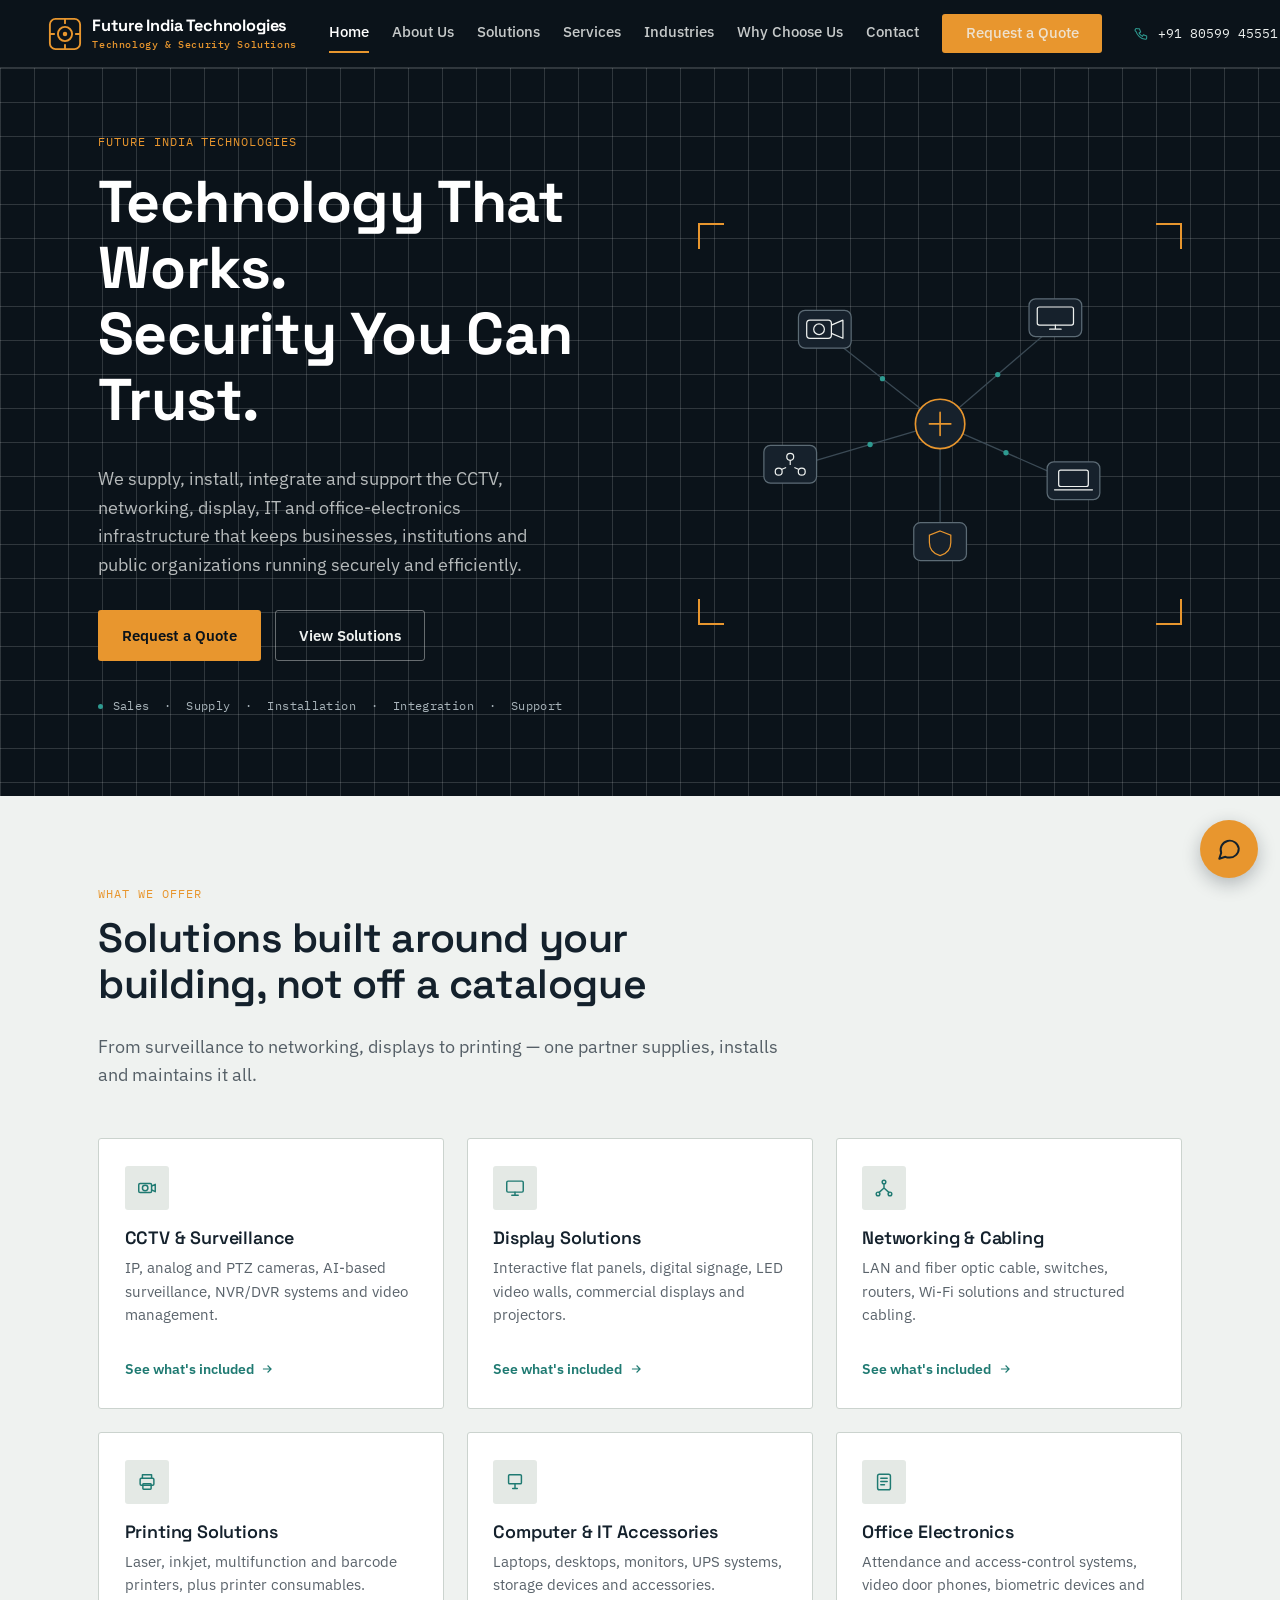
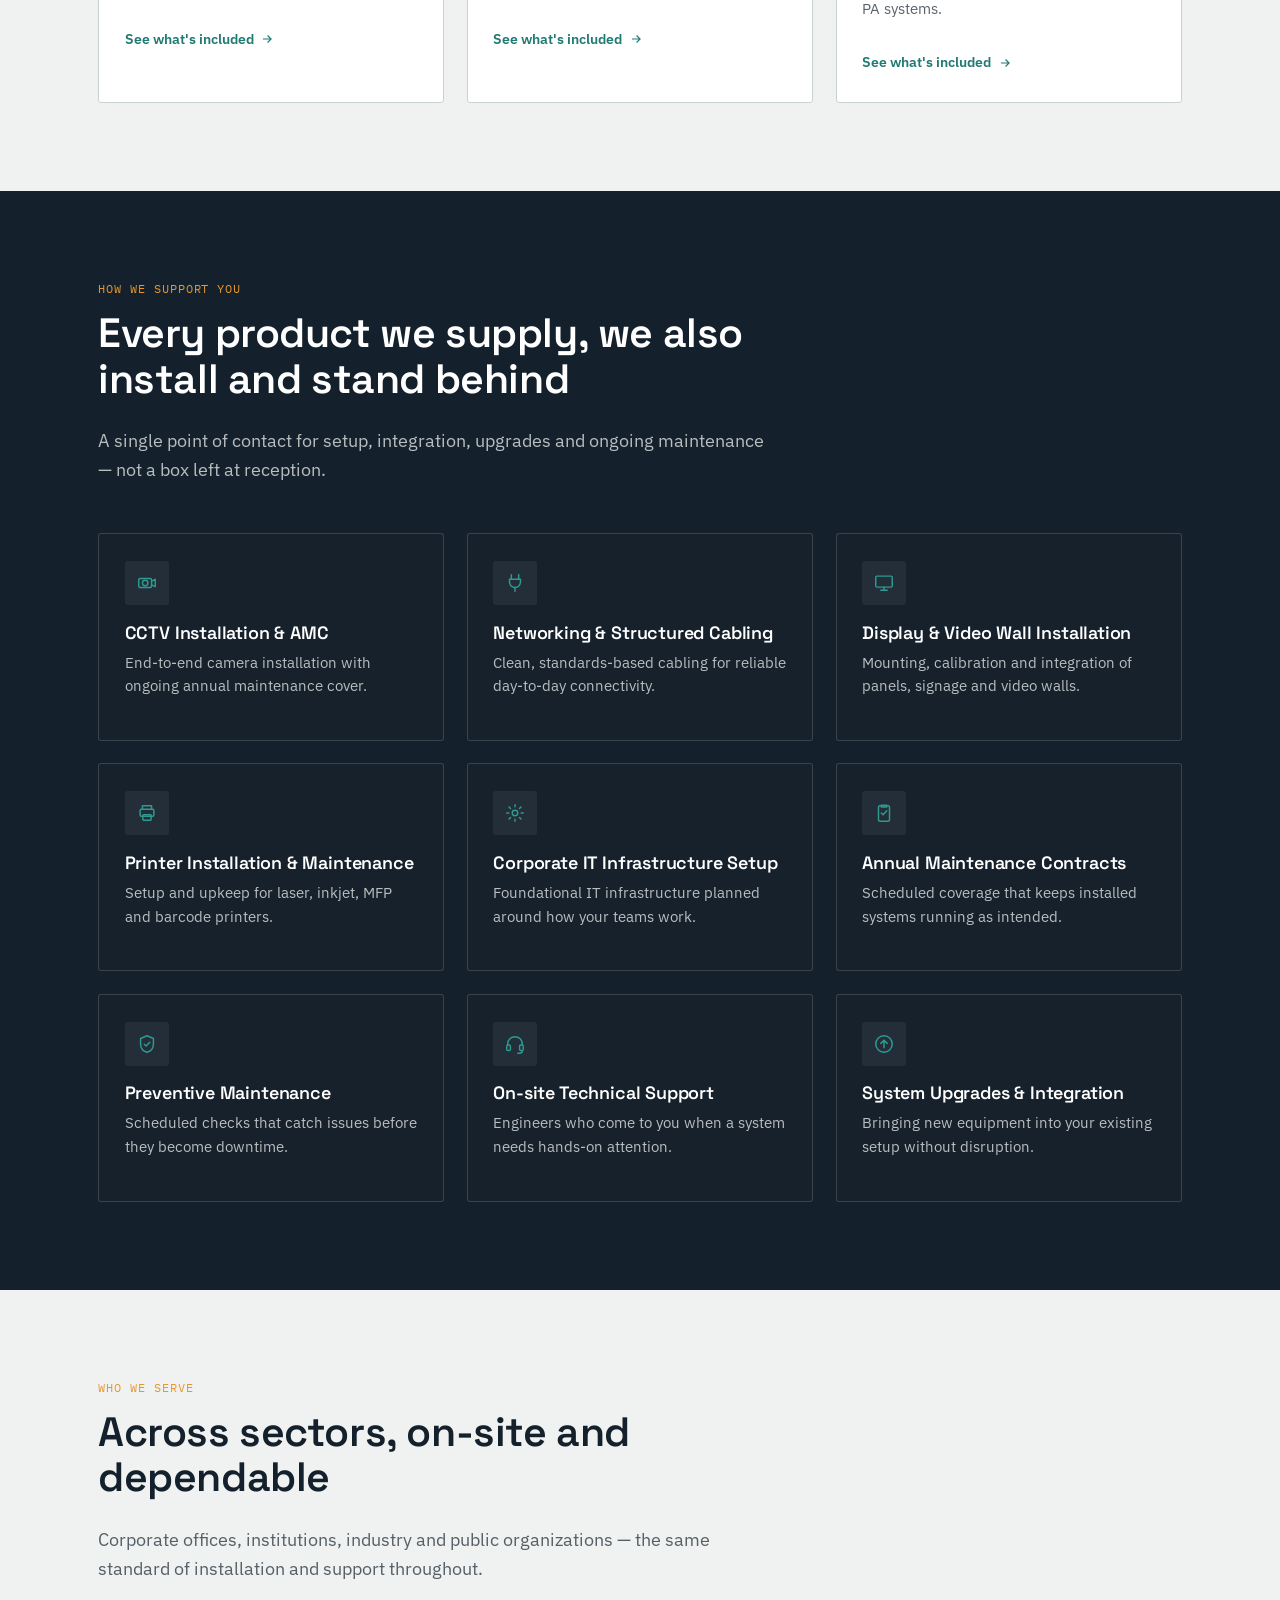
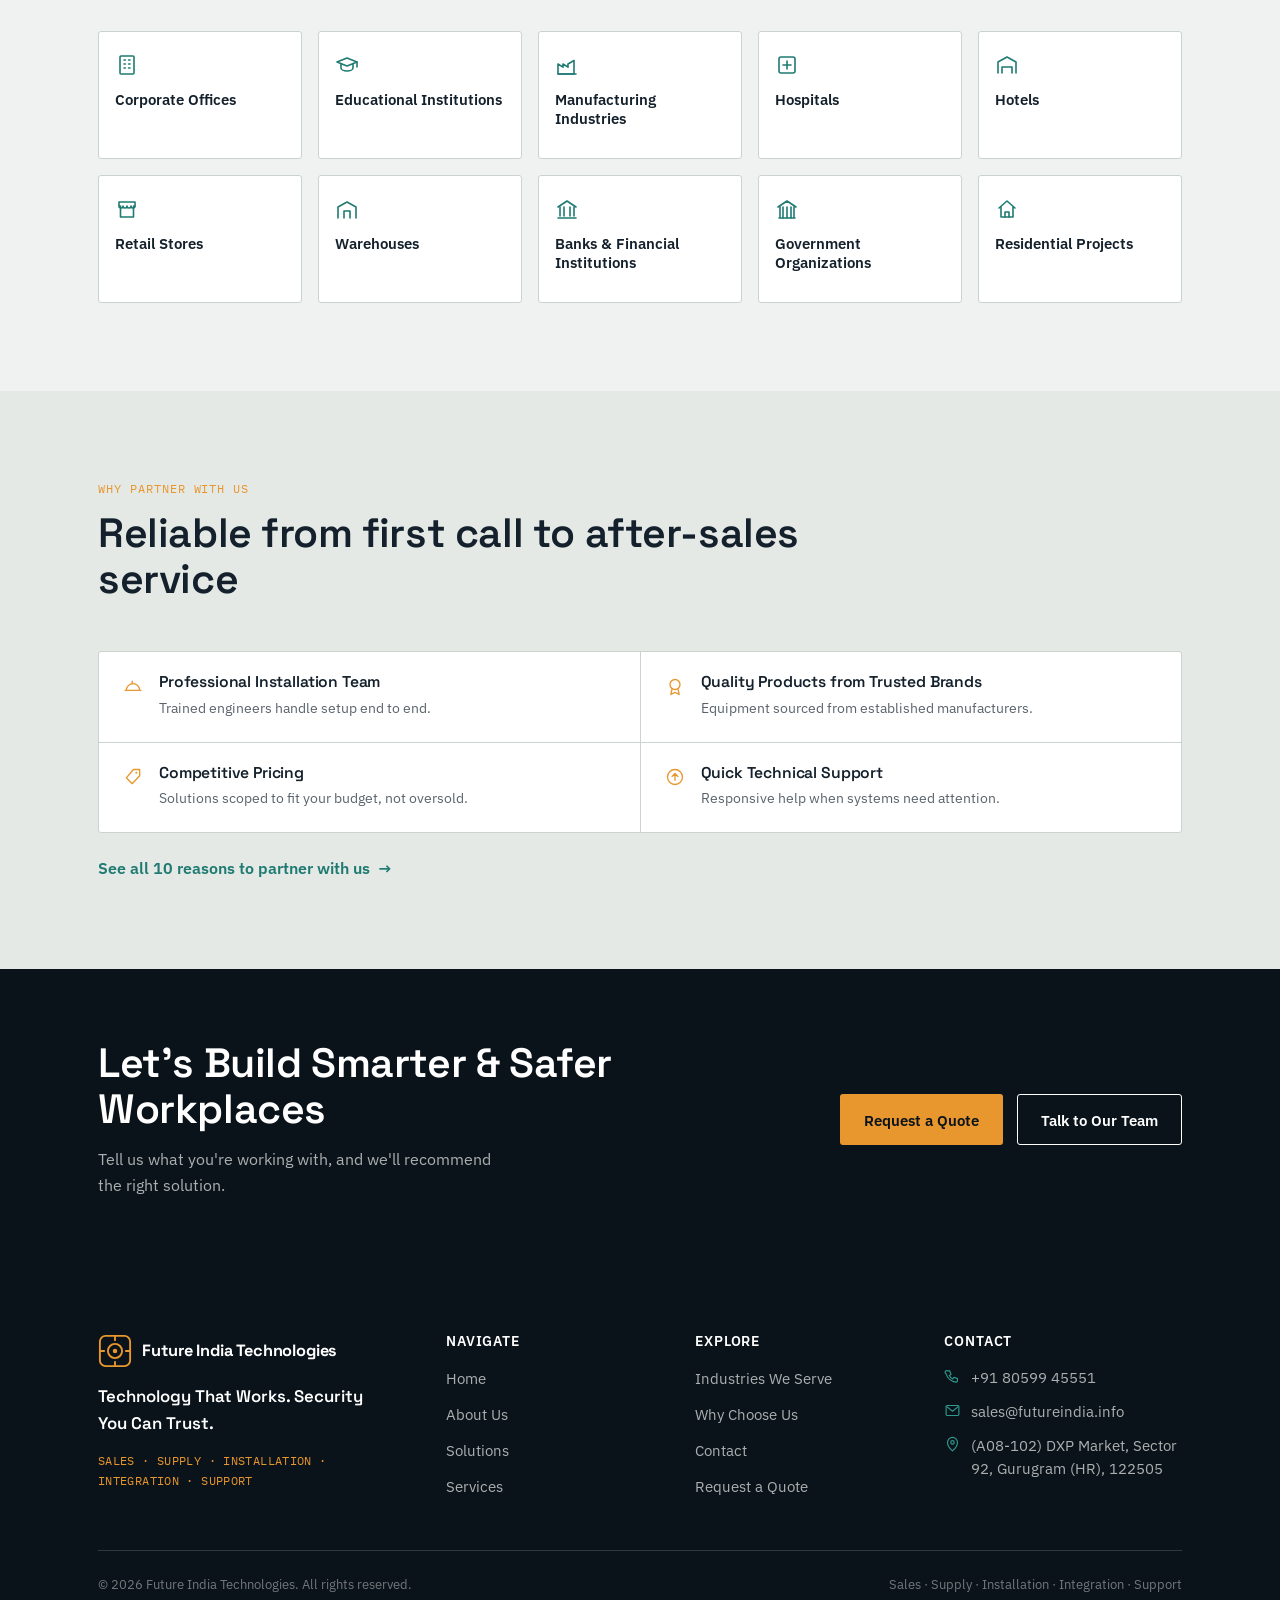
<file: index.html>
<!DOCTYPE html>
<html lang="en">
<head>
<meta charset="UTF-8">
<meta name="viewport" content="width=device-width, initial-scale=1.0">
<title>Future India Technologies | CCTV services provider in Gurgaon.</title>
<meta name="description" content="Future India Technologies supplies, installs, integrates and supports CCTV, networking, display, printing, IT and office-electronics infrastructure for businesses, institutions and government organizations.">
<link rel="icon" href="assets/graphics/favicon.svg" type="image/svg+xml">
<link rel="stylesheet" href="css/style.css">
</head>
<body>

<header class="site-header">
  <div class="container header-inner">
    <a href="index.html" class="brand">
      <svg class="brand-mark" viewBox="0 0 36 36" fill="none" style="color:var(--amber)"><rect x="2" y="2" width="32" height="32" rx="6" stroke="currentColor" stroke-width="2"/><circle cx="18" cy="18" r="7.5" stroke="currentColor" stroke-width="2"/><circle cx="18" cy="18" r="2.4" fill="currentColor"/><path d="M18 2V6.5M18 29.5V34M2 18H6.5M29.5 18H34" stroke="currentColor" stroke-width="2" stroke-linecap="round"/></svg>
      <span class="brand-word">Future India Technologies<span>Technology &amp; Security Solutions</span></span>
    </a>
    <nav class="primary-nav" id="primary-nav">
      <a href="index.html" class="is-active">Home</a>
      <a href="about.html">About Us</a>
      <a href="solutions.html">Solutions</a>
      <a href="services.html">Services</a>
      <a href="industries.html">Industries</a>
      <a href="why-choose-us.html">Why Choose Us</a>
      <a href="contact.html">Contact</a>
      <a href="contact.html#quote-form" class="btn btn-primary nav-cta">Request a Quote</a>
    </nav>
    <div class="header-actions">
      <a class="header-call" href="tel:+918059945551"><svg viewBox="0 0 24 24" fill="none" stroke="currentColor" stroke-width="1.6" stroke-linecap="round" stroke-linejoin="round"><path d="M5 4h3l2 5-2.5 1.6a11.5 11.5 0 0 0 5 5L14 13l5 2v3a2 2 0 0 1-2.2 2C10 19.4 4.6 14 3 8.2A2 2 0 0 1 5 4Z"/></svg>+91 80599 45551</a>
      <button class="nav-toggle" aria-label="Toggle menu" aria-expanded="false"><svg viewBox="0 0 24 24" fill="none" stroke="currentColor" stroke-width="1.8" stroke-linecap="round"><path d="M4 6h16M4 12h16M4 18h16"/></svg></button>
    </div>
  </div>
</header>

<main>

  <!-- HERO -->
  <section class="hero bg-graphite grid-canvas">
    <div class="container hero-grid">
      <div class="hero-copy">
        <span class="kicker">FUTURE INDIA TECHNOLOGIES</span>
        <h1>Technology That Works.<br>Security You Can Trust.</h1>
        <p class="lead">We supply, install, integrate and support the CCTV, networking, display, IT and office-electronics infrastructure that keeps businesses, institutions and public organizations running securely and efficiently.</p>
        <div class="btn-row">
          <a href="contact.html#quote-form" class="btn btn-primary">Request a Quote</a>
          <a href="solutions.html" class="btn btn-outline">View Solutions</a>
        </div>
        <div class="hero-strip"><span class="dot"></span>Sales &nbsp;·&nbsp; Supply &nbsp;·&nbsp; Installation &nbsp;·&nbsp; Integration &nbsp;·&nbsp; Support</div>
      </div>

      <div class="hero-diagram bracket-frame">
        <span class="bracket-bl"></span><span class="bracket-br"></span>
        <svg viewBox="0 0 520 420" fill="none" xmlns="http://www.w3.org/2000/svg" role="img" aria-label="Schematic diagram of connected devices representing an integrated technology and security network">
          <!-- connecting lines -->
          <g stroke="#3B4A55" stroke-width="1.5">
            <path d="M260 210 L120 100"/>
            <path d="M260 210 L400 90"/>
            <path d="M260 210 L90 260"/>
            <path d="M260 210 L420 280"/>
            <path d="M260 210 L260 350"/>
          </g>
          <!-- hub -->
          <circle cx="260" cy="210" r="30" fill="#16212C" stroke="#E8962E" stroke-width="2"/>
          <path d="M260 196v28M247 210h26" stroke="#E8962E" stroke-width="2" stroke-linecap="round"/>

          <!-- camera node -->
          <g transform="translate(88,72)">
            <rect x="0" y="0" width="64" height="46" rx="8" fill="#16212C" stroke="#5C6B75" stroke-width="1.5"/>
            <rect x="10" y="12" width="30" height="22" rx="4" stroke="#EFF2F0" stroke-width="1.5"/>
            <circle cx="25" cy="23" r="6.5" stroke="#EFF2F0" stroke-width="1.5"/>
            <path d="M40 18l14-6v22l-14-6" stroke="#EFF2F0" stroke-width="1.5" stroke-linejoin="round"/>
          </g>

          <!-- display node -->
          <g transform="translate(368,58)">
            <rect x="0" y="0" width="64" height="46" rx="8" fill="#16212C" stroke="#5C6B75" stroke-width="1.5"/>
            <rect x="10" y="10" width="44" height="22" rx="2.5" stroke="#EFF2F0" stroke-width="1.5"/>
            <path d="M25 37h14M32 32v5" stroke="#EFF2F0" stroke-width="1.5" stroke-linecap="round"/>
          </g>

          <!-- network node -->
          <g transform="translate(46,236)">
            <rect x="0" y="0" width="64" height="46" rx="8" fill="#16212C" stroke="#5C6B75" stroke-width="1.5"/>
            <circle cx="32" cy="14" r="4.2" stroke="#EFF2F0" stroke-width="1.5"/>
            <circle cx="18" cy="32" r="4.2" stroke="#EFF2F0" stroke-width="1.5"/>
            <circle cx="46" cy="32" r="4.2" stroke="#EFF2F0" stroke-width="1.5"/>
            <path d="M32 18v6M27 27l-5 2M37 27l5 2" stroke="#EFF2F0" stroke-width="1.4"/>
          </g>

          <!-- laptop / IT node -->
          <g transform="translate(390,256)">
            <rect x="0" y="0" width="64" height="46" rx="8" fill="#16212C" stroke="#5C6B75" stroke-width="1.5"/>
            <rect x="14" y="10" width="36" height="20" rx="2.5" stroke="#EFF2F0" stroke-width="1.5"/>
            <path d="M9 34h46" stroke="#EFF2F0" stroke-width="1.5" stroke-linecap="round"/>
          </g>

          <!-- shield node -->
          <g transform="translate(228,330)">
            <rect x="0" y="0" width="64" height="46" rx="8" fill="#16212C" stroke="#5C6B75" stroke-width="1.5"/>
            <path d="M32 10l13 5v9c0 9-6 14-13 16-7-2-13-7-13-16v-9l13-5Z" stroke="#E8962E" stroke-width="1.5"/>
          </g>

          <!-- pulse dots on the link lines -->
          <g class="diagram-pulse" fill="#2E9A90">
            <circle cx="190" cy="155" r="3.2"/>
            <circle cx="330" cy="150" r="3.2"/>
            <circle cx="175" cy="235" r="3.2"/>
            <circle cx="340" cy="245" r="3.2"/>
          </g>
        </svg>
      </div>
    </div>
  </section>

  <!-- SOLUTIONS PREVIEW -->
  <section class="section">
    <div class="container">
      <div class="section-head">
        <span class="eyebrow">WHAT WE OFFER</span>
        <h2>Solutions built around your building, not off a catalogue</h2>
        <p>From surveillance to networking, displays to printing — one partner supplies, installs and maintains it all.</p>
      </div>

      <div class="grid grid-3">
        <div class="card card-bracket">
          <div class="card-icon"><svg viewBox="0 0 24 24" fill="none" stroke="currentColor" stroke-width="1.6" stroke-linecap="round" stroke-linejoin="round"><rect x="3" y="7" width="14" height="10" rx="1.5"/><circle cx="10" cy="12" r="3"/><path d="M17 10l4-2v8l-4-2"/></svg></div>
          <h3>CCTV &amp; Surveillance</h3>
          <p>IP, analog and PTZ cameras, AI-based surveillance, NVR/DVR systems and video management.</p>
          <a href="solutions.html#cctv" class="card-link">See what's included <svg width="14" height="14" viewBox="0 0 24 24" fill="none" stroke="currentColor" stroke-width="2"><path d="M5 12h13M13 6l6 6-6 6"/></svg></a>
        </div>
        <div class="card card-bracket">
          <div class="card-icon"><svg viewBox="0 0 24 24" fill="none" stroke="currentColor" stroke-width="1.6" stroke-linecap="round" stroke-linejoin="round"><rect x="3" y="4.5" width="18" height="12" rx="1.4"/><path d="M8.5 20h7M12 16.5V20"/></svg></div>
          <h3>Display Solutions</h3>
          <p>Interactive flat panels, digital signage, LED video walls, commercial displays and projectors.</p>
          <a href="solutions.html#display" class="card-link">See what's included <svg width="14" height="14" viewBox="0 0 24 24" fill="none" stroke="currentColor" stroke-width="2"><path d="M5 12h13M13 6l6 6-6 6"/></svg></a>
        </div>
        <div class="card card-bracket">
          <div class="card-icon"><svg viewBox="0 0 24 24" fill="none" stroke="currentColor" stroke-width="1.6" stroke-linecap="round" stroke-linejoin="round"><circle cx="12" cy="5.5" r="2"/><circle cx="5.5" cy="18.5" r="2"/><circle cx="18.5" cy="18.5" r="2"/><path d="M12 7.5V12M12 12l-5.6 5M12 12l5.6 5"/></svg></div>
          <h3>Networking &amp; Cabling</h3>
          <p>LAN and fiber optic cable, switches, routers, Wi-Fi solutions and structured cabling.</p>
          <a href="solutions.html#networking" class="card-link">See what's included <svg width="14" height="14" viewBox="0 0 24 24" fill="none" stroke="currentColor" stroke-width="2"><path d="M5 12h13M13 6l6 6-6 6"/></svg></a>
        </div>
        <div class="card card-bracket">
          <div class="card-icon"><svg viewBox="0 0 24 24" fill="none" stroke="currentColor" stroke-width="1.6" stroke-linecap="round" stroke-linejoin="round"><path d="M7 8V4h10v4"/><rect x="4.5" y="8" width="15" height="7.5" rx="1.3"/><rect x="7.5" y="14" width="9" height="6" rx=".8"/></svg></div>
          <h3>Printing Solutions</h3>
          <p>Laser, inkjet, multifunction and barcode printers, plus printer consumables.</p>
          <a href="solutions.html#printing" class="card-link">See what's included <svg width="14" height="14" viewBox="0 0 24 24" fill="none" stroke="currentColor" stroke-width="2"><path d="M5 12h13M13 6l6 6-6 6"/></svg></a>
        </div>
        <div class="card card-bracket">
          <div class="card-icon"><svg viewBox="0 0 24 24" fill="none" stroke="currentColor" stroke-width="1.6" stroke-linecap="round" stroke-linejoin="round"><rect x="5" y="4" width="14" height="10" rx="1.2"/><path d="M9.5 19h5M12 14v5"/></svg></div>
          <h3>Computer &amp; IT Accessories</h3>
          <p>Laptops, desktops, monitors, UPS systems, storage devices and accessories.</p>
          <a href="solutions.html#computers" class="card-link">See what's included <svg width="14" height="14" viewBox="0 0 24 24" fill="none" stroke="currentColor" stroke-width="2"><path d="M5 12h13M13 6l6 6-6 6"/></svg></a>
        </div>
        <div class="card card-bracket">
          <div class="card-icon"><svg viewBox="0 0 24 24" fill="none" stroke="currentColor" stroke-width="1.6" stroke-linecap="round" stroke-linejoin="round"><rect x="5" y="3.5" width="14" height="17" rx="2"/><path d="M8.5 8h7M8.5 11.5h7M8.5 15h4"/></svg></div>
          <h3>Office Electronics</h3>
          <p>Attendance and access-control systems, video door phones, biometric devices and PA systems.</p>
          <a href="solutions.html#office" class="card-link">See what's included <svg width="14" height="14" viewBox="0 0 24 24" fill="none" stroke="currentColor" stroke-width="2"><path d="M5 12h13M13 6l6 6-6 6"/></svg></a>
        </div>
      </div>
    </div>
  </section>

  <!-- SERVICES PREVIEW -->
  <section class="section bg-ink">
    <div class="container">
      <div class="section-head">
        <span class="eyebrow">HOW WE SUPPORT YOU</span>
        <h2>Every product we supply, we also install and stand behind</h2>
        <p>A single point of contact for setup, integration, upgrades and ongoing maintenance — not a box left at reception.</p>
      </div>
      <div class="grid grid-3">
        <div class="card card-bracket">
          <div class="card-icon"><svg viewBox="0 0 24 24" fill="none" stroke="currentColor" stroke-width="1.6" stroke-linecap="round" stroke-linejoin="round"><rect x="3" y="7" width="14" height="10" rx="1.5"/><circle cx="10" cy="12" r="3"/><path d="M17 10l4-2v8l-4-2"/></svg></div>
          <h3>CCTV Installation &amp; AMC</h3>
          <p>End-to-end camera installation with ongoing annual maintenance cover.</p>
        </div>
        <div class="card card-bracket">
          <div class="card-icon"><svg viewBox="0 0 24 24" fill="none" stroke="currentColor" stroke-width="1.6" stroke-linecap="round" stroke-linejoin="round"><path d="M8 3v5M16 3v5M6 8h12v3a6 6 0 0 1-12 0V8Z"/><path d="M12 17v4"/></svg></div>
          <h3>Networking &amp; Structured Cabling</h3>
          <p>Clean, standards-based cabling for reliable day-to-day connectivity.</p>
        </div>
        <div class="card card-bracket">
          <div class="card-icon"><svg viewBox="0 0 24 24" fill="none" stroke="currentColor" stroke-width="1.6" stroke-linecap="round" stroke-linejoin="round"><rect x="3" y="4.5" width="18" height="12" rx="1.4"/><path d="M8.5 20h7M12 16.5V20"/></svg></div>
          <h3>Display &amp; Video Wall Installation</h3>
          <p>Mounting, calibration and integration of panels, signage and video walls.</p>
        </div>
        <div class="card card-bracket">
          <div class="card-icon"><svg viewBox="0 0 24 24" fill="none" stroke="currentColor" stroke-width="1.6" stroke-linecap="round" stroke-linejoin="round"><path d="M7 8V4h10v4"/><rect x="4.5" y="8" width="15" height="7.5" rx="1.3"/><rect x="7.5" y="14" width="9" height="6" rx=".8"/></svg></div>
          <h3>Printer Installation &amp; Maintenance</h3>
          <p>Setup and upkeep for laser, inkjet, MFP and barcode printers.</p>
        </div>
        <div class="card card-bracket">
          <div class="card-icon"><svg viewBox="0 0 24 24" fill="none" stroke="currentColor" stroke-width="1.6" stroke-linecap="round" stroke-linejoin="round"><circle cx="12" cy="12" r="3"/><path d="M12 3v2.2M12 18.8V21M21 12h-2.2M5.2 12H3M18.4 5.6l-1.5 1.5M7.1 16.9l-1.5 1.5M18.4 18.4l-1.5-1.5M7.1 7.1 5.6 5.6"/></svg></div>
          <h3>Corporate IT Infrastructure Setup</h3>
          <p>Foundational IT infrastructure planned around how your teams work.</p>
        </div>
        <div class="card card-bracket">
          <div class="card-icon"><svg viewBox="0 0 24 24" fill="none" stroke="currentColor" stroke-width="1.6" stroke-linecap="round" stroke-linejoin="round"><rect x="6" y="4" width="12" height="17" rx="1.6"/><path d="M9 3.5h6v2H9z"/><path d="M9 12l2 2 4-4.4"/></svg></div>
          <h3>Annual Maintenance Contracts</h3>
          <p>Scheduled coverage that keeps installed systems running as intended.</p>
        </div>
        <div class="card card-bracket">
          <div class="card-icon"><svg viewBox="0 0 24 24" fill="none" stroke="currentColor" stroke-width="1.6" stroke-linecap="round" stroke-linejoin="round"><path d="M12 3l7 3v6c0 5-3 8-7 9-4-1-7-4-7-9V6l7-3Z"/><path d="M9 12.2l2 2 4-4.2"/></svg></div>
          <h3>Preventive Maintenance</h3>
          <p>Scheduled checks that catch issues before they become downtime.</p>
        </div>
        <div class="card card-bracket">
          <div class="card-icon"><svg viewBox="0 0 24 24" fill="none" stroke="currentColor" stroke-width="1.6" stroke-linecap="round" stroke-linejoin="round"><path d="M4 13v-1a8 8 0 0 1 16 0v1"/><rect x="3" y="13" width="4" height="6" rx="1.4"/><rect x="17" y="13" width="4" height="6" rx="1.4"/><path d="M20 19a3 3 0 0 1-3 3h-2"/></svg></div>
          <h3>On-site Technical Support</h3>
          <p>Engineers who come to you when a system needs hands-on attention.</p>
        </div>
        <div class="card card-bracket">
          <div class="card-icon"><svg viewBox="0 0 24 24" fill="none" stroke="currentColor" stroke-width="1.6" stroke-linecap="round" stroke-linejoin="round"><circle cx="12" cy="12" r="9"/><path d="M12 16V8M8.5 11.3 12 7.8l3.5 3.5"/></svg></div>
          <h3>System Upgrades &amp; Integration</h3>
          <p>Bringing new equipment into your existing setup without disruption.</p>
        </div>
      </div>
    </div>
  </section>

  <!-- INDUSTRIES PREVIEW -->
  <section class="section">
    <div class="container">
      <div class="section-head">
        <span class="eyebrow">WHO WE SERVE</span>
        <h2>Across sectors, on-site and dependable</h2>
        <p>Corporate offices, institutions, industry and public organizations — the same standard of installation and support throughout.</p>
      </div>
      <div class="industry-grid">
        <div class="industry-chip"><svg viewBox="0 0 24 24" fill="none" stroke="currentColor" stroke-width="1.6" stroke-linecap="round" stroke-linejoin="round"><rect x="5" y="3" width="14" height="18" rx="1"/><path d="M9 7h1.4M13.6 7H15M9 11h1.4M13.6 11H15M9 15h1.4M13.6 15H15"/></svg><span>Corporate Offices</span></div>
        <div class="industry-chip"><svg viewBox="0 0 24 24" fill="none" stroke="currentColor" stroke-width="1.6" stroke-linecap="round" stroke-linejoin="round"><path d="M2 9l10-4 10 4-10 4-10-4Z"/><path d="M6 11v4c0 1.7 2.7 3 6 3s6-1.3 6-3v-4"/><path d="M22 9v5"/></svg><span>Educational Institutions</span></div>
        <div class="industry-chip"><svg viewBox="0 0 24 24" fill="none" stroke="currentColor" stroke-width="1.6" stroke-linecap="round" stroke-linejoin="round"><path d="M3 21V11l5 3.2V11l5 3.2V11l6-3.5V21H3Z"/><path d="M3 21h18"/></svg><span>Manufacturing Industries</span></div>
        <div class="industry-chip"><svg viewBox="0 0 24 24" fill="none" stroke="currentColor" stroke-width="1.6" stroke-linecap="round" stroke-linejoin="round"><rect x="4" y="4" width="16" height="16" rx="2"/><path d="M12 8v8M8 12h8"/></svg><span>Hospitals</span></div>
        <div class="industry-chip"><svg viewBox="0 0 24 24" fill="none" stroke="currentColor" stroke-width="1.6" stroke-linecap="round" stroke-linejoin="round"><path d="M3 20V9l9-5 9 5v11"/><path d="M7 20v-6h10v6"/></svg><span>Hotels</span></div>
        <div class="industry-chip"><svg viewBox="0 0 24 24" fill="none" stroke="currentColor" stroke-width="1.6" stroke-linecap="round" stroke-linejoin="round"><path d="M4 9V5h16v4"/><path d="M4 9a2 2 0 0 0 4 0 2 2 0 0 0 4 0 2 2 0 0 0 4 0 2 2 0 0 0 4 0"/><path d="M5.5 9V20h13V9"/></svg><span>Retail Stores</span></div>
        <div class="industry-chip"><svg viewBox="0 0 24 24" fill="none" stroke="currentColor" stroke-width="1.6" stroke-linecap="round" stroke-linejoin="round"><path d="M3 21V10l9-5 9 5v11"/><path d="M9 21v-7h6v7"/></svg><span>Warehouses</span></div>
        <div class="industry-chip"><svg viewBox="0 0 24 24" fill="none" stroke="currentColor" stroke-width="1.6" stroke-linecap="round" stroke-linejoin="round"><path d="M3 10l9-6 9 6"/><path d="M5 10v9M9 10v9M15 10v9M19 10v9"/><path d="M3 21h18"/></svg><span>Banks &amp; Financial Institutions</span></div>
        <div class="industry-chip"><svg viewBox="0 0 24 24" fill="none" stroke="currentColor" stroke-width="1.6" stroke-linecap="round" stroke-linejoin="round"><path d="M4 21h16M5 21V10M19 21V10M3 10l9-6 9 6"/><path d="M8 10v11M12 10v11M16 10v11"/></svg><span>Government Organizations</span></div>
        <div class="industry-chip"><svg viewBox="0 0 24 24" fill="none" stroke="currentColor" stroke-width="1.6" stroke-linecap="round" stroke-linejoin="round"><path d="M4 11l8-7 8 7"/><path d="M6 10v10h12V10"/><path d="M10 20v-5h4v5"/></svg><span>Residential Projects</span></div>
      </div>
    </div>
  </section>

  <!-- WHY PARTNER PREVIEW -->
  <section class="section bg-alt">
    <div class="container">
      <div class="section-head">
        <span class="eyebrow">WHY PARTNER WITH US</span>
        <h2>Reliable from first call to after-sales service</h2>
      </div>
      <div class="trust-list">
        <div class="trust-item"><svg viewBox="0 0 24 24" fill="none" stroke="currentColor" stroke-width="1.6" stroke-linecap="round" stroke-linejoin="round"><path d="M4 16a8 8 0 0 1 16 0"/><path d="M2.5 16h19"/><path d="M11 8V5"/></svg><div><h4>Professional Installation Team</h4><p>Trained engineers handle setup end to end.</p></div></div>
        <div class="trust-item"><svg viewBox="0 0 24 24" fill="none" stroke="currentColor" stroke-width="1.6" stroke-linecap="round" stroke-linejoin="round"><circle cx="12" cy="9" r="6"/><path d="M8.5 14 7 21l5-2.6L17 21l-1.5-7"/></svg><div><h4>Quality Products from Trusted Brands</h4><p>Equipment sourced from established manufacturers.</p></div></div>
        <div class="trust-item"><svg viewBox="0 0 24 24" fill="none" stroke="currentColor" stroke-width="1.6" stroke-linecap="round" stroke-linejoin="round"><path d="M12.5 3H20v7.5L11 20 4 13l8.5-10Z"/><circle cx="16" cy="7" r="1.2" fill="currentColor" stroke="none"/></svg><div><h4>Competitive Pricing</h4><p>Solutions scoped to fit your budget, not oversold.</p></div></div>
        <div class="trust-item"><svg viewBox="0 0 24 24" fill="none" stroke="currentColor" stroke-width="1.6" stroke-linecap="round" stroke-linejoin="round"><circle cx="12" cy="12" r="9"/><path d="M12 16V8M8.5 11.3 12 7.8l3.5 3.5"/></svg><div><h4>Quick Technical Support</h4><p>Responsive help when systems need attention.</p></div></div>
      </div>
      <div style="margin-top:1.4rem">
        <a href="why-choose-us.html" class="btn-ghost-teal">See all 10 reasons to partner with us &nbsp;→</a>
      </div>
    </div>
  </section>

  <!-- CTA BAND -->
  <section class="cta-band grid-canvas">
    <div class="container cta-band-inner">
      <div>
        <h2>Let's Build Smarter &amp; Safer Workplaces</h2>
        <p>Tell us what you're working with, and we'll recommend the right solution.</p>
      </div>
      <div class="btn-row">
        <a href="contact.html#quote-form" class="btn btn-primary">Request a Quote</a>
        <a href="tel:+918059945551" class="btn btn-outline">Talk to Our Team</a>
      </div>
    </div>
  </section>

</main>

<footer class="site-footer">
  <div class="container">
    <div class="footer-grid">
      <div class="footer-brand">
        <a href="index.html" class="brand">
          <svg class="brand-mark" viewBox="0 0 36 36" fill="none" style="color:var(--amber)"><rect x="2" y="2" width="32" height="32" rx="6" stroke="currentColor" stroke-width="2"/><circle cx="18" cy="18" r="7.5" stroke="currentColor" stroke-width="2"/><circle cx="18" cy="18" r="2.4" fill="currentColor"/><path d="M18 2V6.5M18 29.5V34M2 18H6.5M29.5 18H34" stroke="currentColor" stroke-width="2" stroke-linecap="round"/></svg>
          <span class="brand-word" style="color:var(--white)">Future India Technologies</span>
        </a>
        <p class="footer-tagline">Technology That Works. Security You Can Trust.</p>
        <p class="footer-model">SALES · SUPPLY · INSTALLATION · INTEGRATION · SUPPORT</p>
      </div>
      <div class="footer-col">
        <h4>Navigate</h4>
        <ul>
          <li><a href="index.html">Home</a></li>
          <li><a href="about.html">About Us</a></li>
          <li><a href="solutions.html">Solutions</a></li>
          <li><a href="services.html">Services</a></li>
        </ul>
      </div>
      <div class="footer-col">
        <h4>Explore</h4>
        <ul>
          <li><a href="industries.html">Industries We Serve</a></li>
          <li><a href="why-choose-us.html">Why Choose Us</a></li>
          <li><a href="contact.html">Contact</a></li>
          <li><a href="contact.html#quote-form">Request a Quote</a></li>
        </ul>
      </div>
      <div class="footer-col">
        <h4>Contact</h4>
        <ul class="footer-contact">
          <li><svg viewBox="0 0 24 24" fill="none" stroke="currentColor" stroke-width="1.6" stroke-linecap="round" stroke-linejoin="round"><path d="M5 4h3l2 5-2.5 1.6a11.5 11.5 0 0 0 5 5L14 13l5 2v3a2 2 0 0 1-2.2 2C10 19.4 4.6 14 3 8.2A2 2 0 0 1 5 4Z"/></svg><a href="tel:+918059945551">+91 80599 45551</a></li>
          <li><svg viewBox="0 0 24 24" fill="none" stroke="currentColor" stroke-width="1.6" stroke-linecap="round" stroke-linejoin="round"><rect x="3" y="5" width="18" height="14" rx="1.6"/><path d="M4 6.5 12 13l8-6.5"/></svg><a href="mailto:sales@futureindia.info">sales@futureindia.info</a></li>
          <li><svg viewBox="0 0 24 24" fill="none" stroke="currentColor" stroke-width="1.6" stroke-linecap="round" stroke-linejoin="round"><path d="M12 21s7-6.3 7-12a7 7 0 0 0-14 0c0 5.7 7 12 7 12Z"/><circle cx="12" cy="9" r="2.4"/></svg><span>(A08-102) DXP Market, Sector 92, Gurugram (HR), 122505</span></li>
        </ul>
      </div>
    </div>
    <div class="footer-bottom">
      <span>© <span id="current-year"></span> Future India Technologies. All rights reserved.</span>
      <span>Sales · Supply · Installation · Integration · Support</span>
    </div>
  </div>
</footer>

<script src="js/script.js"></script>
<script src="js/chatbot.js" defer></script>
</body>
</html>
</file>
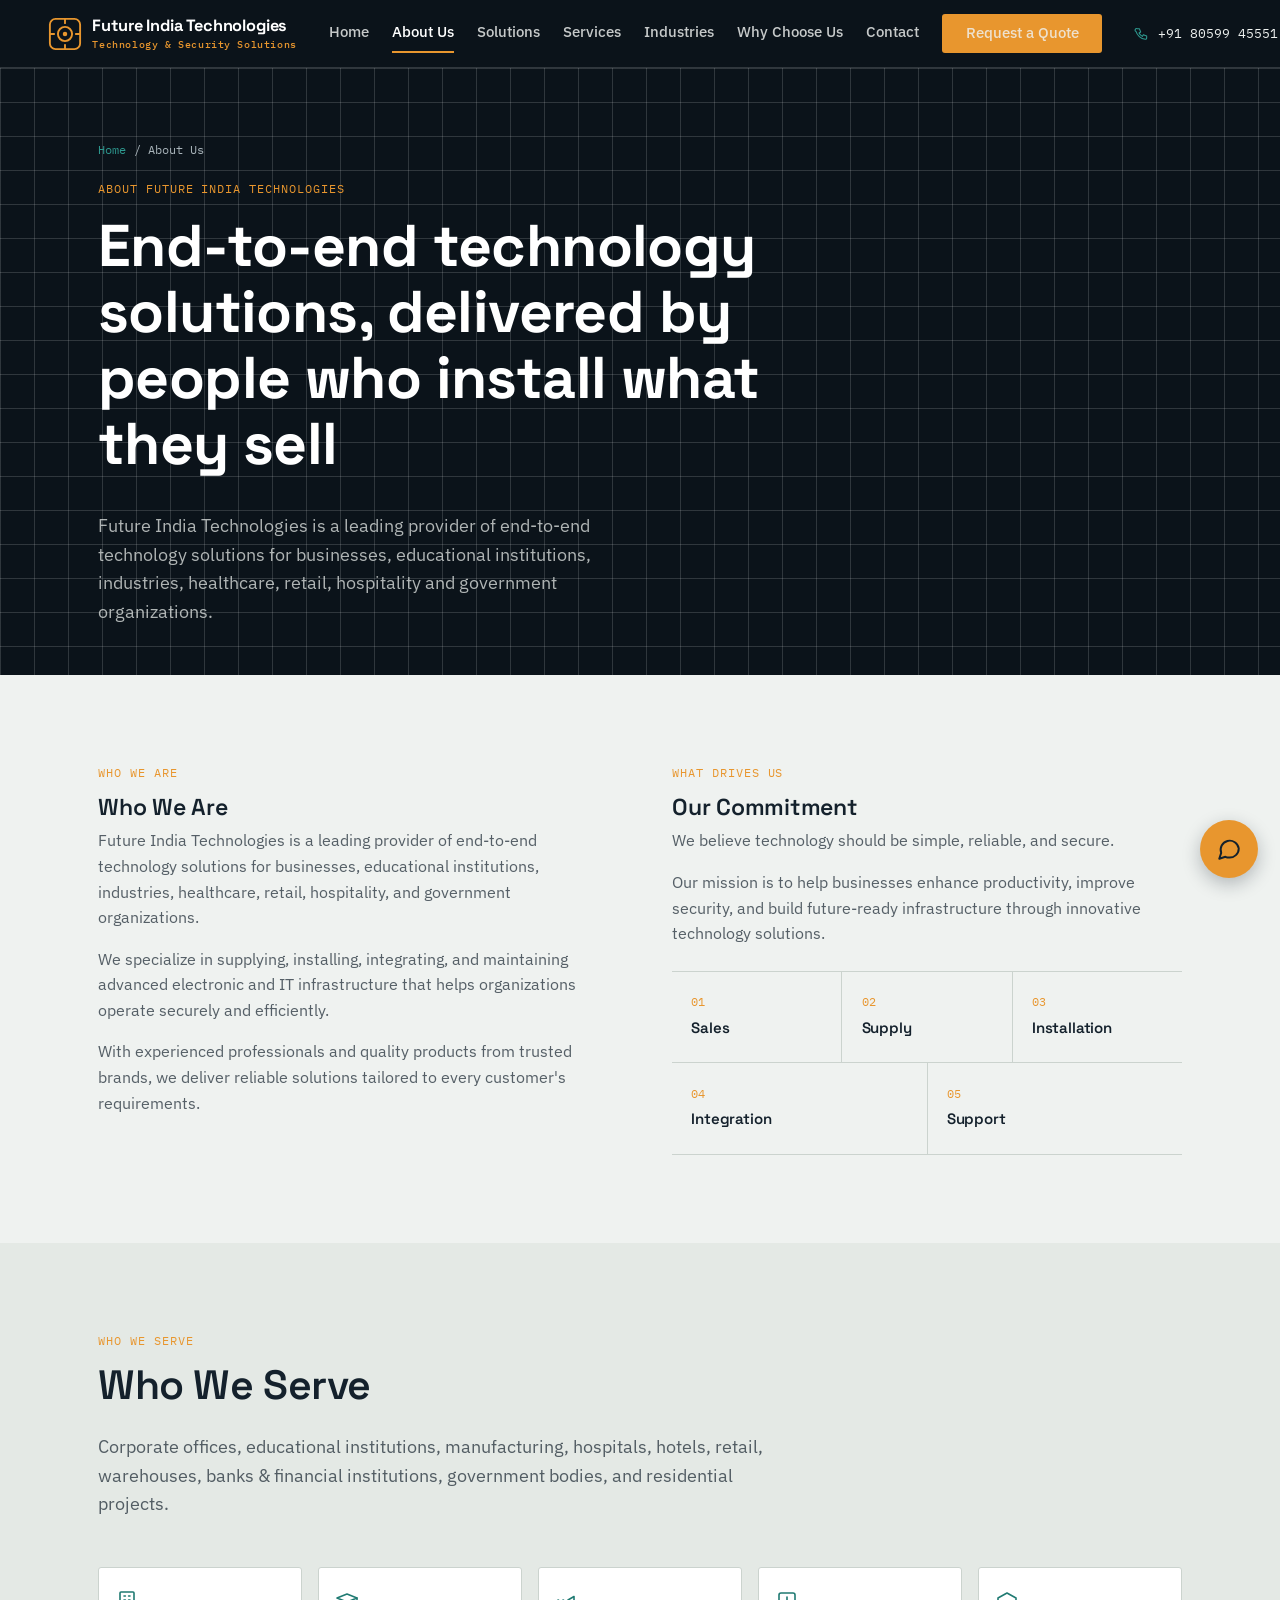
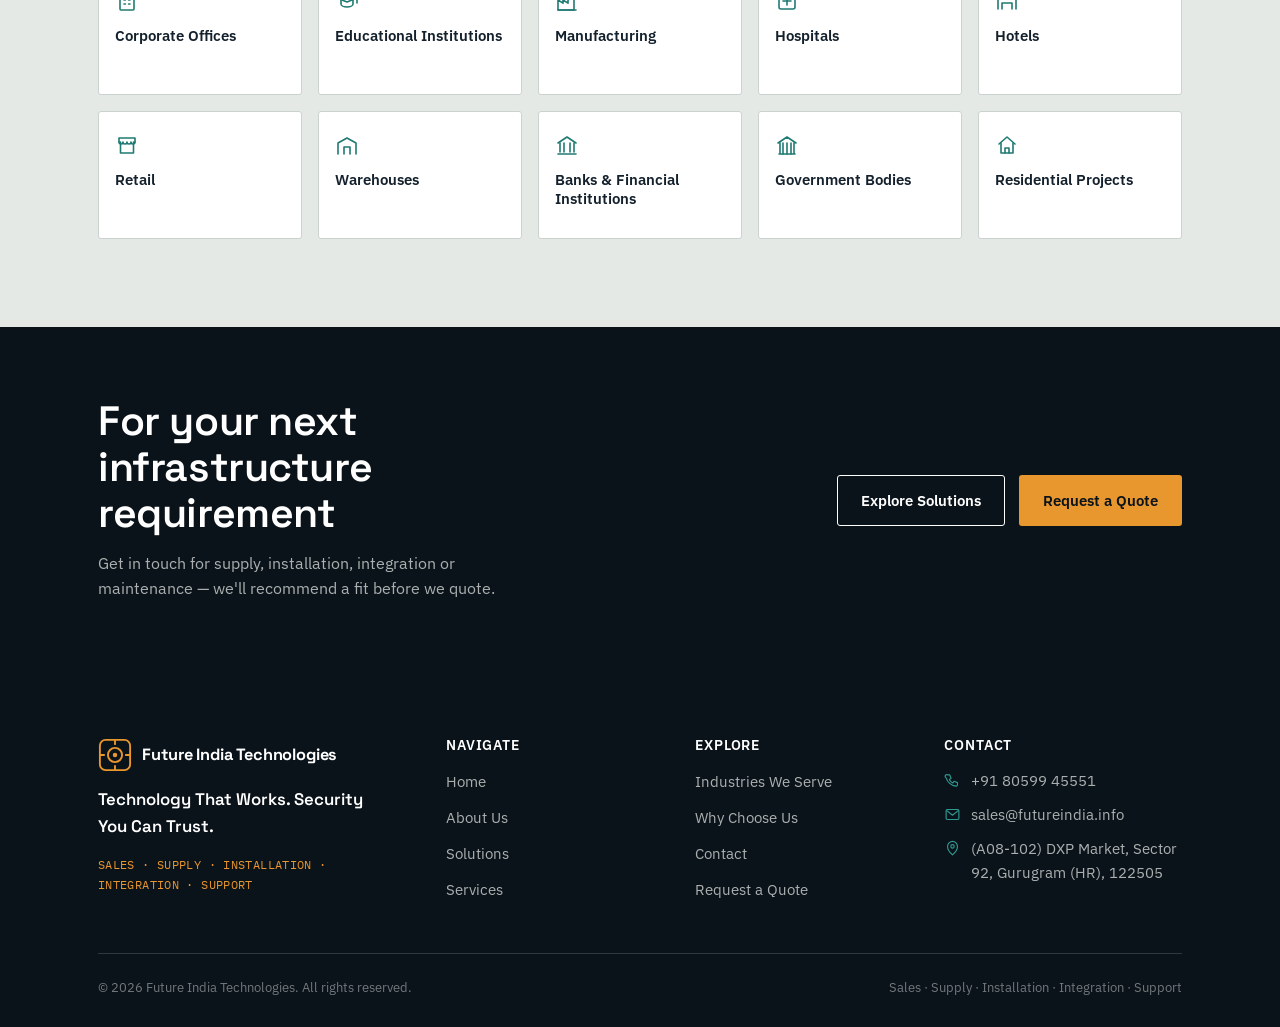
<file: about.html>
<!DOCTYPE html>
<html lang="en">
<head>
<meta charset="UTF-8">
<meta name="viewport" content="width=device-width, initial-scale=1.0">
<title>About Us | Future India Technologies</title>
<meta name="description" content="Future India Technologies is an end-to-end technology and security solutions partner for businesses, institutions, industries and government organizations.">
<link rel="icon" href="assets/graphics/favicon.svg" type="image/svg+xml">
<link rel="stylesheet" href="css/style.css">
</head>
<body>

<header class="site-header">
  <div class="container header-inner">
    <a href="index.html" class="brand">
      <svg class="brand-mark" viewBox="0 0 36 36" fill="none" style="color:var(--amber)"><rect x="2" y="2" width="32" height="32" rx="6" stroke="currentColor" stroke-width="2"/><circle cx="18" cy="18" r="7.5" stroke="currentColor" stroke-width="2"/><circle cx="18" cy="18" r="2.4" fill="currentColor"/><path d="M18 2V6.5M18 29.5V34M2 18H6.5M29.5 18H34" stroke="currentColor" stroke-width="2" stroke-linecap="round"/></svg>
      <span class="brand-word">Future India Technologies<span>Technology &amp; Security Solutions</span></span>
    </a>
    <nav class="primary-nav" id="primary-nav">
      <a href="index.html">Home</a>
      <a href="about.html" class="is-active">About Us</a>
      <a href="solutions.html">Solutions</a>
      <a href="services.html">Services</a>
      <a href="industries.html">Industries</a>
      <a href="why-choose-us.html">Why Choose Us</a>
      <a href="contact.html">Contact</a>
      <a href="contact.html#quote-form" class="btn btn-primary nav-cta">Request a Quote</a>
    </nav>
    <div class="header-actions">
      <a class="header-call" href="tel:+918059945551"><svg viewBox="0 0 24 24" fill="none" stroke="currentColor" stroke-width="1.6" stroke-linecap="round" stroke-linejoin="round"><path d="M5 4h3l2 5-2.5 1.6a11.5 11.5 0 0 0 5 5L14 13l5 2v3a2 2 0 0 1-2.2 2C10 19.4 4.6 14 3 8.2A2 2 0 0 1 5 4Z"/></svg>+91 80599 45551</a>
      <button class="nav-toggle" aria-label="Toggle menu" aria-expanded="false"><svg viewBox="0 0 24 24" fill="none" stroke="currentColor" stroke-width="1.8" stroke-linecap="round"><path d="M4 6h16M4 12h16M4 18h16"/></svg></button>
    </div>
  </div>
</header>

<main>

  <section class="page-hero bg-graphite grid-canvas">
    <div class="container">
      <div class="crumb" style="color:var(--steel-light)"><a href="index.html" style="color:var(--teal-light)">Home</a> / About Us</div>
      <span class="kicker">ABOUT FUTURE INDIA TECHNOLOGIES</span>
      <h1>End-to-end technology solutions, delivered by people who install what they sell</h1>
      <p class="lead">Future India Technologies is a leading provider of end-to-end technology solutions for businesses, educational institutions, industries, healthcare, retail, hospitality and government organizations.</p>
    </div>
  </section>

  <section class="section">
    <div class="container two-col">
      <div>
        <span class="eyebrow">WHO WE ARE</span>
        <h3>Who We Are</h3>
        <p>Future India Technologies is a leading provider of end-to-end technology solutions for businesses, educational institutions, industries, healthcare, retail, hospitality, and government organizations.</p>
        <p>We specialize in supplying, installing, integrating, and maintaining advanced electronic and IT infrastructure that helps organizations operate securely and efficiently.</p>
        <p>With experienced professionals and quality products from trusted brands, we deliver reliable solutions tailored to every customer's requirements.</p>
      </div>
      <div>
        <span class="eyebrow">WHAT DRIVES US</span>
        <h3>Our Commitment</h3>
        <p>We believe technology should be simple, reliable, and secure.</p>
        <p>Our mission is to help businesses enhance productivity, improve security, and build future-ready infrastructure through innovative technology solutions.</p>
        <div class="process-strip" style="margin-top:1.5rem; border-color:var(--line)">
          <div class="process-step"><span class="step-index">01</span><h4>Sales</h4></div>
          <div class="process-step"><span class="step-index">02</span><h4>Supply</h4></div>
          <div class="process-step"><span class="step-index">03</span><h4>Installation</h4></div>
        </div>
        <div class="process-strip" style="border-top:none">
          <div class="process-step"><span class="step-index">04</span><h4>Integration</h4></div>
          <div class="process-step"><span class="step-index">05</span><h4>Support</h4></div>
        </div>
      </div>
    </div>
  </section>

  <section class="section bg-alt">
    <div class="container">
      <div class="section-head">
        <span class="eyebrow">WHO WE SERVE</span>
        <h2>Who We Serve</h2>
        <p>Corporate offices, educational institutions, manufacturing, hospitals, hotels, retail, warehouses, banks &amp; financial institutions, government bodies, and residential projects.</p>
      </div>
      <div class="industry-grid">
        <div class="industry-chip"><svg viewBox="0 0 24 24" fill="none" stroke="currentColor" stroke-width="1.6" stroke-linecap="round" stroke-linejoin="round"><rect x="5" y="3" width="14" height="18" rx="1"/><path d="M9 7h1.4M13.6 7H15M9 11h1.4M13.6 11H15M9 15h1.4M13.6 15H15"/></svg><span>Corporate Offices</span></div>
        <div class="industry-chip"><svg viewBox="0 0 24 24" fill="none" stroke="currentColor" stroke-width="1.6" stroke-linecap="round" stroke-linejoin="round"><path d="M2 9l10-4 10 4-10 4-10-4Z"/><path d="M6 11v4c0 1.7 2.7 3 6 3s6-1.3 6-3v-4"/><path d="M22 9v5"/></svg><span>Educational Institutions</span></div>
        <div class="industry-chip"><svg viewBox="0 0 24 24" fill="none" stroke="currentColor" stroke-width="1.6" stroke-linecap="round" stroke-linejoin="round"><path d="M3 21V11l5 3.2V11l5 3.2V11l6-3.5V21H3Z"/><path d="M3 21h18"/></svg><span>Manufacturing</span></div>
        <div class="industry-chip"><svg viewBox="0 0 24 24" fill="none" stroke="currentColor" stroke-width="1.6" stroke-linecap="round" stroke-linejoin="round"><rect x="4" y="4" width="16" height="16" rx="2"/><path d="M12 8v8M8 12h8"/></svg><span>Hospitals</span></div>
        <div class="industry-chip"><svg viewBox="0 0 24 24" fill="none" stroke="currentColor" stroke-width="1.6" stroke-linecap="round" stroke-linejoin="round"><path d="M3 20V9l9-5 9 5v11"/><path d="M7 20v-6h10v6"/></svg><span>Hotels</span></div>
        <div class="industry-chip"><svg viewBox="0 0 24 24" fill="none" stroke="currentColor" stroke-width="1.6" stroke-linecap="round" stroke-linejoin="round"><path d="M4 9V5h16v4"/><path d="M4 9a2 2 0 0 0 4 0 2 2 0 0 0 4 0 2 2 0 0 0 4 0 2 2 0 0 0 4 0"/><path d="M5.5 9V20h13V9"/></svg><span>Retail</span></div>
        <div class="industry-chip"><svg viewBox="0 0 24 24" fill="none" stroke="currentColor" stroke-width="1.6" stroke-linecap="round" stroke-linejoin="round"><path d="M3 21V10l9-5 9 5v11"/><path d="M9 21v-7h6v7"/></svg><span>Warehouses</span></div>
        <div class="industry-chip"><svg viewBox="0 0 24 24" fill="none" stroke="currentColor" stroke-width="1.6" stroke-linecap="round" stroke-linejoin="round"><path d="M3 10l9-6 9 6"/><path d="M5 10v9M9 10v9M15 10v9M19 10v9"/><path d="M3 21h18"/></svg><span>Banks &amp; Financial Institutions</span></div>
        <div class="industry-chip"><svg viewBox="0 0 24 24" fill="none" stroke="currentColor" stroke-width="1.6" stroke-linecap="round" stroke-linejoin="round"><path d="M4 21h16M5 21V10M19 21V10M3 10l9-6 9 6"/><path d="M8 10v11M12 10v11M16 10v11"/></svg><span>Government Bodies</span></div>
        <div class="industry-chip"><svg viewBox="0 0 24 24" fill="none" stroke="currentColor" stroke-width="1.6" stroke-linecap="round" stroke-linejoin="round"><path d="M4 11l8-7 8 7"/><path d="M6 10v10h12V10"/><path d="M10 20v-5h4v5"/></svg><span>Residential Projects</span></div>
      </div>
    </div>
  </section>

  <section class="cta-band grid-canvas">
    <div class="container cta-band-inner">
      <div>
        <h2>For your next infrastructure requirement</h2>
        <p>Get in touch for supply, installation, integration or maintenance — we'll recommend a fit before we quote.</p>
      </div>
      <div class="btn-row">
        <a href="solutions.html" class="btn btn-outline">Explore Solutions</a>
        <a href="contact.html#quote-form" class="btn btn-primary">Request a Quote</a>
      </div>
    </div>
  </section>

</main>

<footer class="site-footer">
  <div class="container">
    <div class="footer-grid">
      <div class="footer-brand">
        <a href="index.html" class="brand">
          <svg class="brand-mark" viewBox="0 0 36 36" fill="none" style="color:var(--amber)"><rect x="2" y="2" width="32" height="32" rx="6" stroke="currentColor" stroke-width="2"/><circle cx="18" cy="18" r="7.5" stroke="currentColor" stroke-width="2"/><circle cx="18" cy="18" r="2.4" fill="currentColor"/><path d="M18 2V6.5M18 29.5V34M2 18H6.5M29.5 18H34" stroke="currentColor" stroke-width="2" stroke-linecap="round"/></svg>
          <span class="brand-word" style="color:var(--white)">Future India Technologies</span>
        </a>
        <p class="footer-tagline">Technology That Works. Security You Can Trust.</p>
        <p class="footer-model">SALES · SUPPLY · INSTALLATION · INTEGRATION · SUPPORT</p>
      </div>
      <div class="footer-col">
        <h4>Navigate</h4>
        <ul>
          <li><a href="index.html">Home</a></li>
          <li><a href="about.html">About Us</a></li>
          <li><a href="solutions.html">Solutions</a></li>
          <li><a href="services.html">Services</a></li>
        </ul>
      </div>
      <div class="footer-col">
        <h4>Explore</h4>
        <ul>
          <li><a href="industries.html">Industries We Serve</a></li>
          <li><a href="why-choose-us.html">Why Choose Us</a></li>
          <li><a href="contact.html">Contact</a></li>
          <li><a href="contact.html#quote-form">Request a Quote</a></li>
        </ul>
      </div>
      <div class="footer-col">
        <h4>Contact</h4>
        <ul class="footer-contact">
          <li><svg viewBox="0 0 24 24" fill="none" stroke="currentColor" stroke-width="1.6" stroke-linecap="round" stroke-linejoin="round"><path d="M5 4h3l2 5-2.5 1.6a11.5 11.5 0 0 0 5 5L14 13l5 2v3a2 2 0 0 1-2.2 2C10 19.4 4.6 14 3 8.2A2 2 0 0 1 5 4Z"/></svg><a href="tel:+918059945551">+91 80599 45551</a></li>
          <li><svg viewBox="0 0 24 24" fill="none" stroke="currentColor" stroke-width="1.6" stroke-linecap="round" stroke-linejoin="round"><rect x="3" y="5" width="18" height="14" rx="1.6"/><path d="M4 6.5 12 13l8-6.5"/></svg><a href="mailto:sales@futureindia.info">sales@futureindia.info</a></li>
          <li><svg viewBox="0 0 24 24" fill="none" stroke="currentColor" stroke-width="1.6" stroke-linecap="round" stroke-linejoin="round"><path d="M12 21s7-6.3 7-12a7 7 0 0 0-14 0c0 5.7 7 12 7 12Z"/><circle cx="12" cy="9" r="2.4"/></svg><span>(A08-102) DXP Market, Sector 92, Gurugram (HR), 122505</span></li>
        </ul>
      </div>
    </div>
    <div class="footer-bottom">
      <span>© <span id="current-year"></span> Future India Technologies. All rights reserved.</span>
      <span>Sales · Supply · Installation · Integration · Support</span>
    </div>
  </div>
</footer>

<script src="js/script.js"></script>
<script src="js/chatbot.js" defer></script>
</body>
</html>
</file>
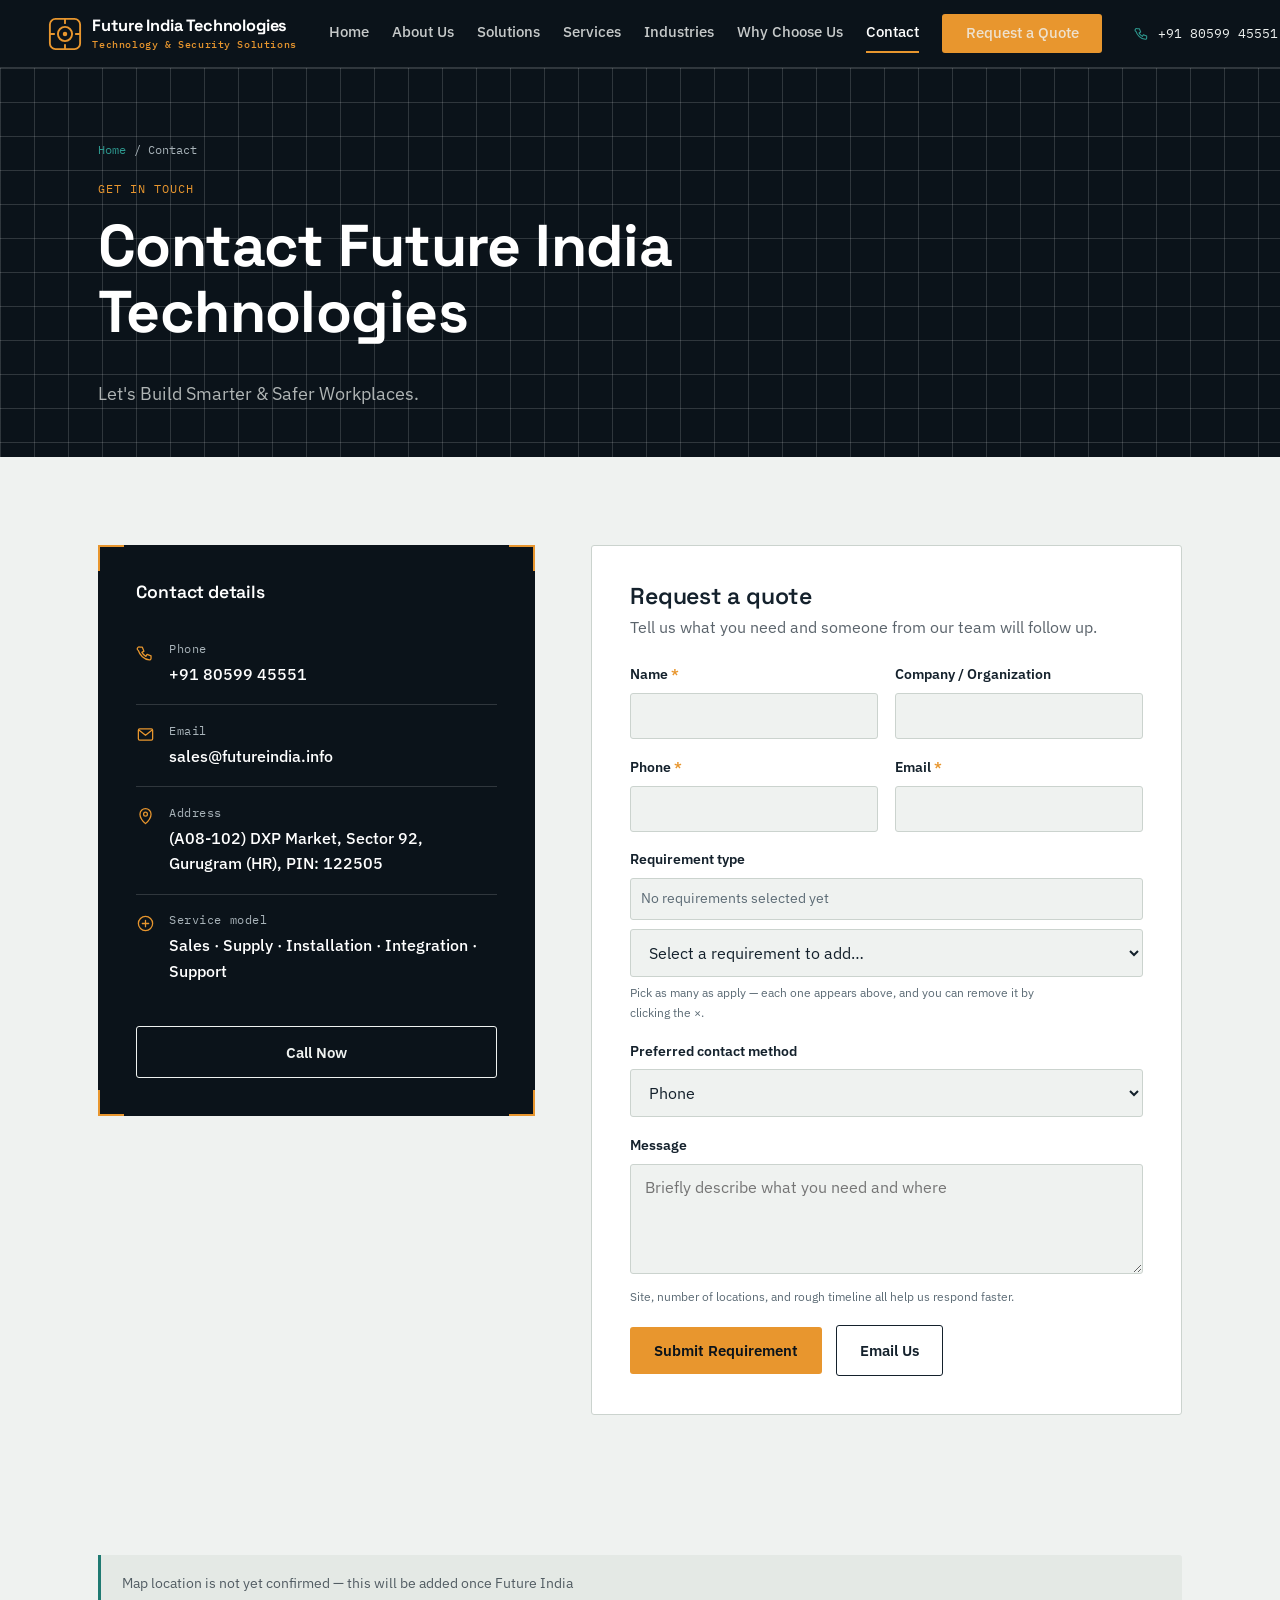
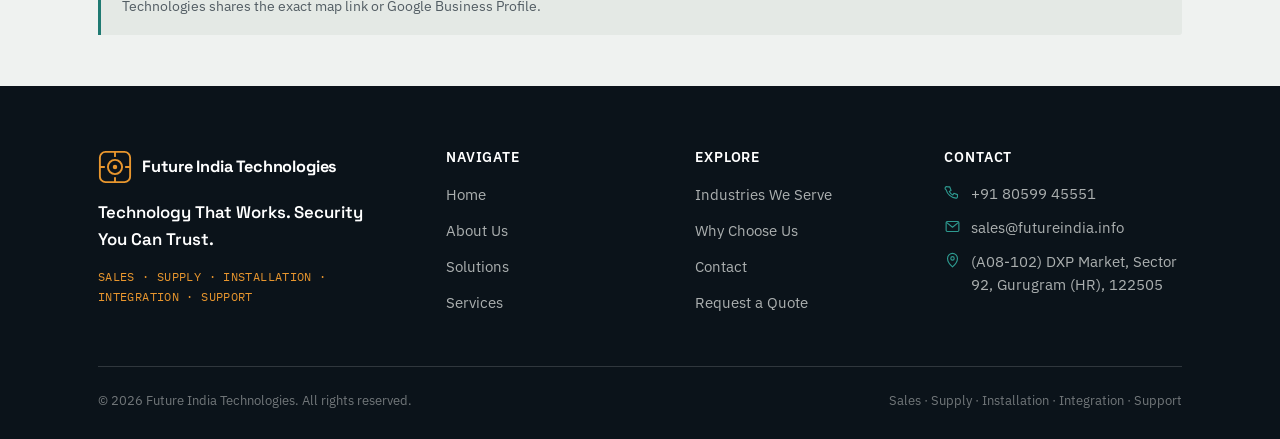
<file: contact.html>
<!DOCTYPE html>
<html lang="en">
<head>
<meta charset="UTF-8">
<meta name="viewport" content="width=device-width, initial-scale=1.0">
<title>Contact &amp; Request a Quote | Future India Technologies</title>
<meta name="description" content="Contact Future India Technologies for CCTV, networking, display, printing, IT and office electronics requirements, installation and AMC. Phone, email and quote form.">
<link rel="icon" href="assets/graphics/favicon.svg" type="image/svg+xml">
<link rel="stylesheet" href="css/style.css">
</head>
<body>

<header class="site-header">
  <div class="container header-inner">
    <a href="index.html" class="brand">
      <svg class="brand-mark" viewBox="0 0 36 36" fill="none" style="color:var(--amber)"><rect x="2" y="2" width="32" height="32" rx="6" stroke="currentColor" stroke-width="2"/><circle cx="18" cy="18" r="7.5" stroke="currentColor" stroke-width="2"/><circle cx="18" cy="18" r="2.4" fill="currentColor"/><path d="M18 2V6.5M18 29.5V34M2 18H6.5M29.5 18H34" stroke="currentColor" stroke-width="2" stroke-linecap="round"/></svg>
      <span class="brand-word">Future India Technologies<span>Technology &amp; Security Solutions</span></span>
    </a>
    <nav class="primary-nav" id="primary-nav">
      <a href="index.html">Home</a>
      <a href="about.html">About Us</a>
      <a href="solutions.html">Solutions</a>
      <a href="services.html">Services</a>
      <a href="industries.html">Industries</a>
      <a href="why-choose-us.html">Why Choose Us</a>
      <a href="contact.html" class="is-active">Contact</a>
      <a href="contact.html#quote-form" class="btn btn-primary nav-cta">Request a Quote</a>
    </nav>
    <div class="header-actions">
      <a class="header-call" href="tel:+918059945551"><svg viewBox="0 0 24 24" fill="none" stroke="currentColor" stroke-width="1.6" stroke-linecap="round" stroke-linejoin="round"><path d="M5 4h3l2 5-2.5 1.6a11.5 11.5 0 0 0 5 5L14 13l5 2v3a2 2 0 0 1-2.2 2C10 19.4 4.6 14 3 8.2A2 2 0 0 1 5 4Z"/></svg>+91 80599 45551</a>
      <button class="nav-toggle" aria-label="Toggle menu" aria-expanded="false"><svg viewBox="0 0 24 24" fill="none" stroke="currentColor" stroke-width="1.8" stroke-linecap="round"><path d="M4 6h16M4 12h16M4 18h16"/></svg></button>
    </div>
  </div>
</header>

<main>

  <section class="page-hero bg-graphite grid-canvas">
    <div class="container">
      <div class="crumb" style="color:var(--steel-light)"><a href="index.html" style="color:var(--teal-light)">Home</a> / Contact</div>
      <span class="kicker">GET IN TOUCH</span>
      <h1>Contact Future India Technologies</h1>
      <p class="lead">Let's Build Smarter &amp; Safer Workplaces.</p>
    </div>
  </section>

  <section id="quote-form" class="section">
    <div class="container contact-layout">

      <div class="contact-card bracket-frame">
        <span class="bracket-bl"></span><span class="bracket-br"></span>
        <h3>Contact details</h3>

        <div class="contact-detail">
          <svg viewBox="0 0 24 24" fill="none" stroke="currentColor" stroke-width="1.6" stroke-linecap="round" stroke-linejoin="round"><path d="M5 4h3l2 5-2.5 1.6a11.5 11.5 0 0 0 5 5L14 13l5 2v3a2 2 0 0 1-2.2 2C10 19.4 4.6 14 3 8.2A2 2 0 0 1 5 4Z"/></svg>
          <div><span class="label">Phone</span><a href="tel:+918059945551">+91 80599 45551</a></div>
        </div>
        <div class="contact-detail">
          <svg viewBox="0 0 24 24" fill="none" stroke="currentColor" stroke-width="1.6" stroke-linecap="round" stroke-linejoin="round"><rect x="3" y="5" width="18" height="14" rx="1.6"/><path d="M4 6.5 12 13l8-6.5"/></svg>
          <div><span class="label">Email</span><a href="mailto:sales@futureindia.info">sales@futureindia.info</a></div>
        </div>
        <div class="contact-detail">
          <svg viewBox="0 0 24 24" fill="none" stroke="currentColor" stroke-width="1.6" stroke-linecap="round" stroke-linejoin="round"><path d="M12 21s7-6.3 7-12a7 7 0 0 0-14 0c0 5.7 7 12 7 12Z"/><circle cx="12" cy="9" r="2.4"/></svg>
          <div><span class="label">Address</span><span class="value">(A08-102) DXP Market, Sector 92,<br>Gurugram (HR), PIN: 122505</span></div>
        </div>
        <div class="contact-detail">
          <svg viewBox="0 0 24 24" fill="none" stroke="currentColor" stroke-width="1.6" stroke-linecap="round" stroke-linejoin="round"><circle cx="12" cy="12" r="9"/><path d="M8 12h8M12 8v8"/></svg>
          <div><span class="label">Service model</span><span class="value">Sales · Supply · Installation · Integration · Support</span></div>
        </div>

        <div style="margin-top:1.6rem">
          <a href="tel:+918059945551" class="btn btn-outline" style="width:100%; justify-content:center">Call Now</a>
        </div>
      </div>

      <div class="form-card">
        <h3 style="margin-bottom:.3rem">Request a quote</h3>
        <p style="margin-bottom:1.5rem">Tell us what you need and someone from our team will follow up.</p>

        <form id="quote-request-form" novalidate>
          <input type="hidden" name="access_key" value="fda9a141-a674-44d9-a673-55cc2930ee36">
          <input type="hidden" name="subject" value="New quote request — Future India Technologies website">
          <input type="checkbox" name="botcheck" style="display:none" tabindex="-1" autocomplete="off">
          <div class="form-row">
            <div class="field">
              <label for="name">Name <span class="req">*</span></label>
              <input type="text" id="name" name="name" required autocomplete="name">
            </div>
            <div class="field">
              <label for="company">Company / Organization</label>
              <input type="text" id="company" name="company" autocomplete="organization">
            </div>
          </div>
          <div class="form-row">
            <div class="field">
              <label for="phone">Phone <span class="req">*</span></label>
              <input type="tel" id="phone" name="phone" required autocomplete="tel">
            </div>
            <div class="field">
              <label for="email">Email <span class="req">*</span></label>
              <input type="email" id="email" name="email" required autocomplete="email">
            </div>
          </div>
          <div class="field">
            <label for="requirement-picker">Requirement type</label>
            <div class="req-selected" id="requirement-selected">
              <span class="req-placeholder">No requirements selected yet</span>
            </div>
            <select id="requirement-picker">
              <option value="">Select a requirement to add…</option>
              <option value="CCTV &amp; Surveillance">CCTV &amp; Surveillance</option>
              <option value="Display Solutions">Display Solutions</option>
              <option value="Networking &amp; Cabling">Networking &amp; Cabling</option>
              <option value="Printing Solutions">Printing Solutions</option>
              <option value="Computer &amp; IT Accessories">Computer &amp; IT Accessories</option>
              <option value="Office Electronics">Office Electronics</option>
              <option value="AMC / Maintenance">AMC / Maintenance</option>
              <option value="Other">Other</option>
            </select>
            <p class="field-hint">Pick as many as apply — each one appears above, and you can remove it by clicking the ×.</p>
          </div>
          <div class="field">
            <label for="method">Preferred contact method</label>
            <select id="method" name="method">
              <option>Phone</option>
              <option>Email</option>
              <option>Either</option>
            </select>
          </div>
          <div class="field">
            <label for="message">Message</label>
            <textarea id="message" name="message" placeholder="Briefly describe what you need and where"></textarea>
            <p class="field-hint">Site, number of locations, and rough timeline all help us respond faster.</p>
          </div>

          <div class="btn-row">
            <button type="submit" class="btn btn-primary">Submit Requirement</button>
            <a href="mailto:seith@futureindia.info" class="btn btn-outline">Email Us</a>
          </div>

          <div class="form-status" role="status" aria-live="polite"></div>
        </form>
      </div>

    </div>
  </section>

  <section class="section-tight">
    <div class="container">
      <div class="note-block">
        <p>Map location is not yet confirmed — this will be added once Future India Technologies shares the exact map link or Google Business Profile.</p>
      </div>
    </div>
  </section>

</main>

<footer class="site-footer">
  <div class="container">
    <div class="footer-grid">
      <div class="footer-brand">
        <a href="index.html" class="brand">
          <svg class="brand-mark" viewBox="0 0 36 36" fill="none" style="color:var(--amber)"><rect x="2" y="2" width="32" height="32" rx="6" stroke="currentColor" stroke-width="2"/><circle cx="18" cy="18" r="7.5" stroke="currentColor" stroke-width="2"/><circle cx="18" cy="18" r="2.4" fill="currentColor"/><path d="M18 2V6.5M18 29.5V34M2 18H6.5M29.5 18H34" stroke="currentColor" stroke-width="2" stroke-linecap="round"/></svg>
          <span class="brand-word" style="color:var(--white)">Future India Technologies</span>
        </a>
        <p class="footer-tagline">Technology That Works. Security You Can Trust.</p>
        <p class="footer-model">SALES · SUPPLY · INSTALLATION · INTEGRATION · SUPPORT</p>
      </div>
      <div class="footer-col">
        <h4>Navigate</h4>
        <ul>
          <li><a href="index.html">Home</a></li>
          <li><a href="about.html">About Us</a></li>
          <li><a href="solutions.html">Solutions</a></li>
          <li><a href="services.html">Services</a></li>
        </ul>
      </div>
      <div class="footer-col">
        <h4>Explore</h4>
        <ul>
          <li><a href="industries.html">Industries We Serve</a></li>
          <li><a href="why-choose-us.html">Why Choose Us</a></li>
          <li><a href="contact.html">Contact</a></li>
          <li><a href="contact.html#quote-form">Request a Quote</a></li>
        </ul>
      </div>
      <div class="footer-col">
        <h4>Contact</h4>
        <ul class="footer-contact">
          <li><svg viewBox="0 0 24 24" fill="none" stroke="currentColor" stroke-width="1.6" stroke-linecap="round" stroke-linejoin="round"><path d="M5 4h3l2 5-2.5 1.6a11.5 11.5 0 0 0 5 5L14 13l5 2v3a2 2 0 0 1-2.2 2C10 19.4 4.6 14 3 8.2A2 2 0 0 1 5 4Z"/></svg><a href="tel:+918059945551">+91 80599 45551</a></li>
          <li><svg viewBox="0 0 24 24" fill="none" stroke="currentColor" stroke-width="1.6" stroke-linecap="round" stroke-linejoin="round"><rect x="3" y="5" width="18" height="14" rx="1.6"/><path d="M4 6.5 12 13l8-6.5"/></svg><a href="mailto:sales@futureindia.info">sales@futureindia.info</a></li>
          <li><svg viewBox="0 0 24 24" fill="none" stroke="currentColor" stroke-width="1.6" stroke-linecap="round" stroke-linejoin="round"><path d="M12 21s7-6.3 7-12a7 7 0 0 0-14 0c0 5.7 7 12 7 12Z"/><circle cx="12" cy="9" r="2.4"/></svg><span>(A08-102) DXP Market, Sector 92, Gurugram (HR), 122505</span></li>
        </ul>
      </div>
    </div>
    <div class="footer-bottom">
      <span>© <span id="current-year"></span> Future India Technologies. All rights reserved.</span>
      <span>Sales · Supply · Installation · Integration · Support</span>
    </div>
  </div>
</footer>

<script src="js/script.js"></script>
</body>
</html>
</file>
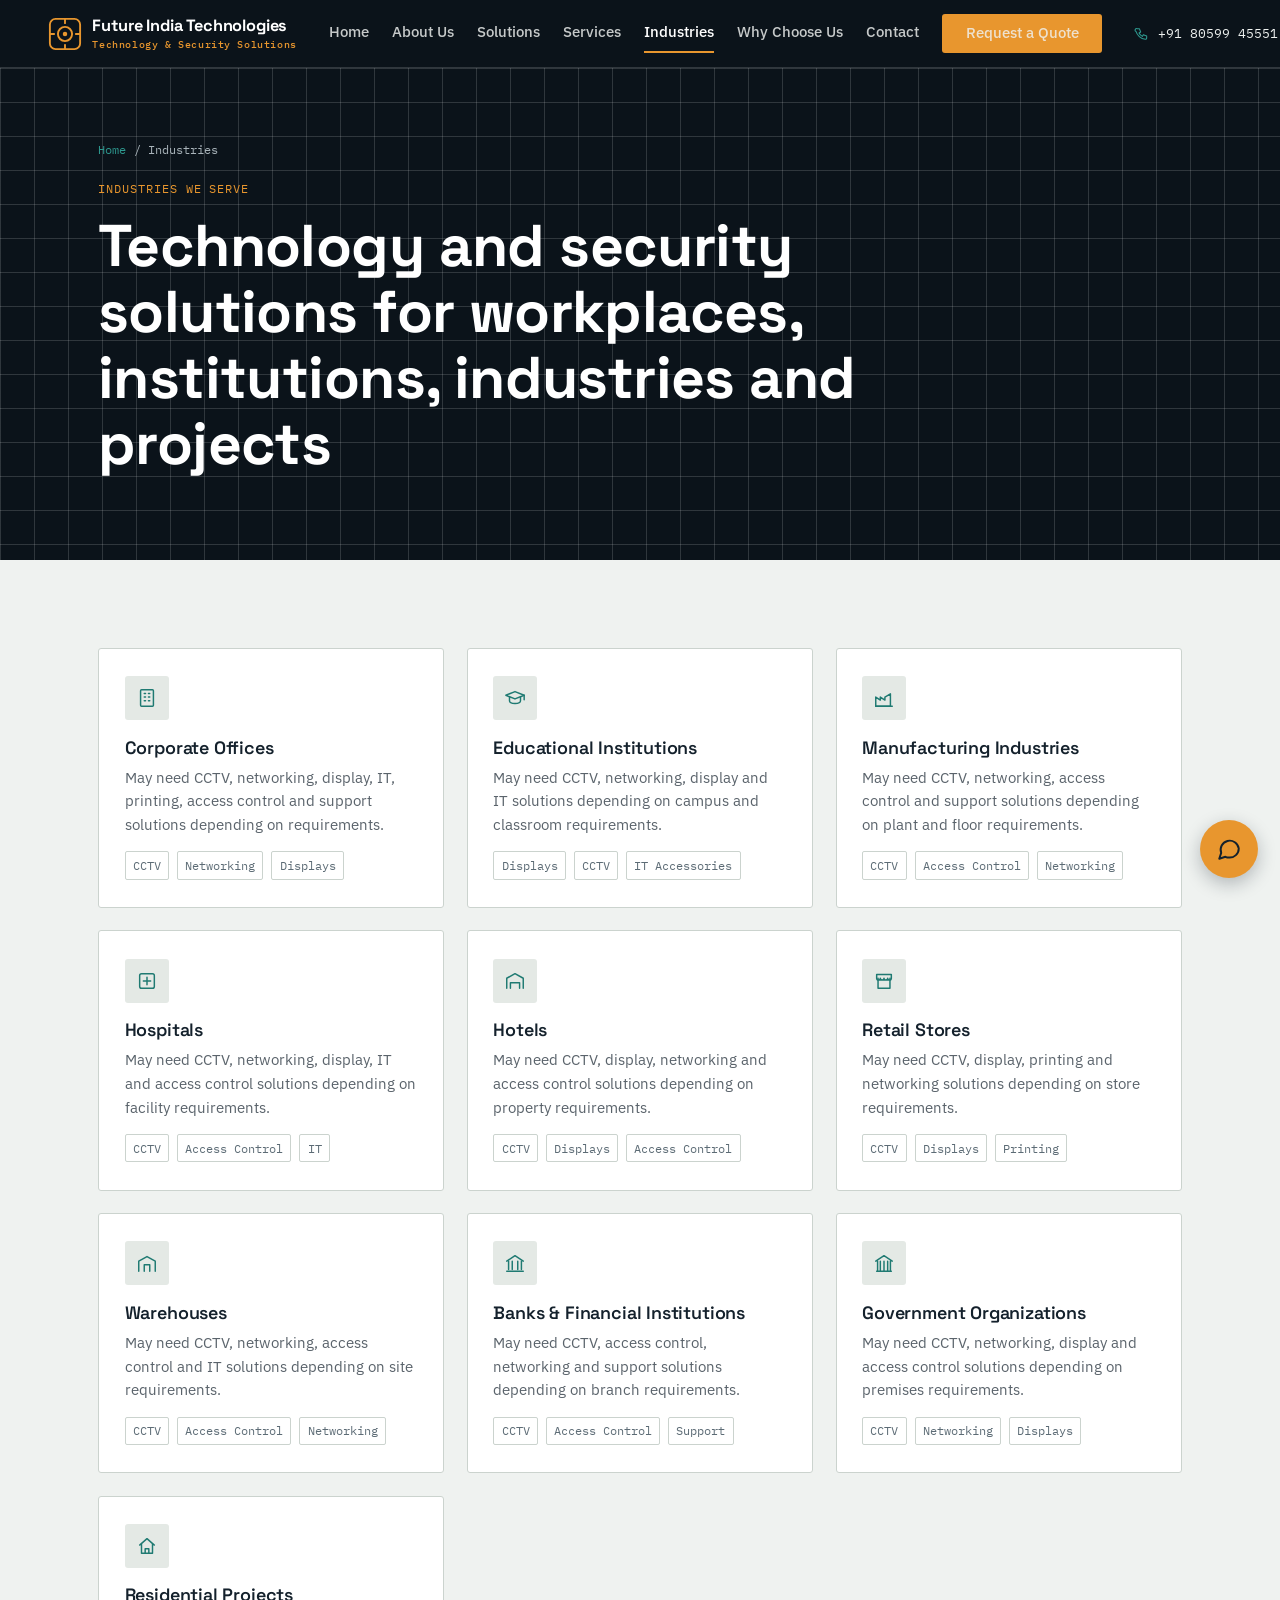
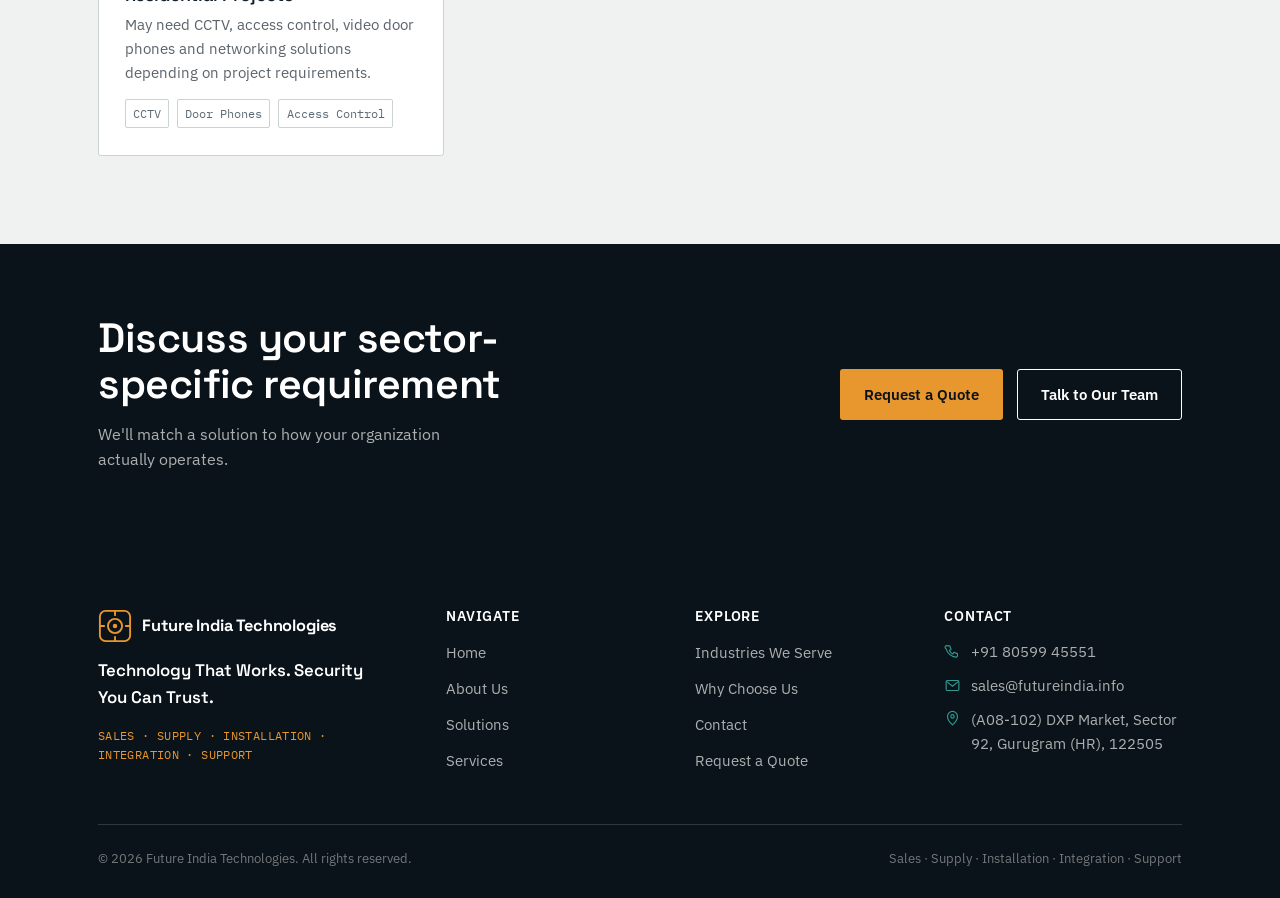
<file: industries.html>
<!DOCTYPE html>
<html lang="en">
<head>
<meta charset="UTF-8">
<meta name="viewport" content="width=device-width, initial-scale=1.0">
<title>Industries We Serve | Future India Technologies</title>
<meta name="description" content="Future India Technologies serves corporate offices, educational institutions, manufacturing, hospitals, hotels, retail, warehouses, banks, government bodies and residential projects.">
<link rel="icon" href="assets/graphics/favicon.svg" type="image/svg+xml">
<link rel="stylesheet" href="css/style.css">
</head>
<body>

<header class="site-header">
  <div class="container header-inner">
    <a href="index.html" class="brand">
      <svg class="brand-mark" viewBox="0 0 36 36" fill="none" style="color:var(--amber)"><rect x="2" y="2" width="32" height="32" rx="6" stroke="currentColor" stroke-width="2"/><circle cx="18" cy="18" r="7.5" stroke="currentColor" stroke-width="2"/><circle cx="18" cy="18" r="2.4" fill="currentColor"/><path d="M18 2V6.5M18 29.5V34M2 18H6.5M29.5 18H34" stroke="currentColor" stroke-width="2" stroke-linecap="round"/></svg>
      <span class="brand-word">Future India Technologies<span>Technology &amp; Security Solutions</span></span>
    </a>
    <nav class="primary-nav" id="primary-nav">
      <a href="index.html">Home</a>
      <a href="about.html">About Us</a>
      <a href="solutions.html">Solutions</a>
      <a href="services.html">Services</a>
      <a href="industries.html" class="is-active">Industries</a>
      <a href="why-choose-us.html">Why Choose Us</a>
      <a href="contact.html">Contact</a>
      <a href="contact.html#quote-form" class="btn btn-primary nav-cta">Request a Quote</a>
    </nav>
    <div class="header-actions">
      <a class="header-call" href="tel:+918059945551"><svg viewBox="0 0 24 24" fill="none" stroke="currentColor" stroke-width="1.6" stroke-linecap="round" stroke-linejoin="round"><path d="M5 4h3l2 5-2.5 1.6a11.5 11.5 0 0 0 5 5L14 13l5 2v3a2 2 0 0 1-2.2 2C10 19.4 4.6 14 3 8.2A2 2 0 0 1 5 4Z"/></svg>+91 80599 45551</a>
      <button class="nav-toggle" aria-label="Toggle menu" aria-expanded="false"><svg viewBox="0 0 24 24" fill="none" stroke="currentColor" stroke-width="1.8" stroke-linecap="round"><path d="M4 6h16M4 12h16M4 18h16"/></svg></button>
    </div>
  </div>
</header>

<main>

  <section class="page-hero bg-graphite grid-canvas">
    <div class="container">
      <div class="crumb" style="color:var(--steel-light)"><a href="index.html" style="color:var(--teal-light)">Home</a> / Industries</div>
      <span class="kicker">INDUSTRIES WE SERVE</span>
      <h1>Technology and security solutions for workplaces, institutions, industries and projects</h1>
    </div>
  </section>

  <section class="section">
    <div class="container">
      <div class="grid grid-3">

        <div class="card card-bracket">
          <div class="card-icon"><svg viewBox="0 0 24 24" fill="none" stroke="currentColor" stroke-width="1.6" stroke-linecap="round" stroke-linejoin="round"><rect x="5" y="3" width="14" height="18" rx="1"/><path d="M9 7h1.4M13.6 7H15M9 11h1.4M13.6 11H15M9 15h1.4M13.6 15H15"/></svg></div>
          <h3>Corporate Offices</h3>
          <p>May need CCTV, networking, display, IT, printing, access control and support solutions depending on requirements.</p>
          <div class="tag-row"><span class="tag">CCTV</span><span class="tag">Networking</span><span class="tag">Displays</span></div>
        </div>

        <div class="card card-bracket">
          <div class="card-icon"><svg viewBox="0 0 24 24" fill="none" stroke="currentColor" stroke-width="1.6" stroke-linecap="round" stroke-linejoin="round"><path d="M2 9l10-4 10 4-10 4-10-4Z"/><path d="M6 11v4c0 1.7 2.7 3 6 3s6-1.3 6-3v-4"/><path d="M22 9v5"/></svg></div>
          <h3>Educational Institutions</h3>
          <p>May need CCTV, networking, display and IT solutions depending on campus and classroom requirements.</p>
          <div class="tag-row"><span class="tag">Displays</span><span class="tag">CCTV</span><span class="tag">IT Accessories</span></div>
        </div>

        <div class="card card-bracket">
          <div class="card-icon"><svg viewBox="0 0 24 24" fill="none" stroke="currentColor" stroke-width="1.6" stroke-linecap="round" stroke-linejoin="round"><path d="M3 21V11l5 3.2V11l5 3.2V11l6-3.5V21H3Z"/><path d="M3 21h18"/></svg></div>
          <h3>Manufacturing Industries</h3>
          <p>May need CCTV, networking, access control and support solutions depending on plant and floor requirements.</p>
          <div class="tag-row"><span class="tag">CCTV</span><span class="tag">Access Control</span><span class="tag">Networking</span></div>
        </div>

        <div class="card card-bracket">
          <div class="card-icon"><svg viewBox="0 0 24 24" fill="none" stroke="currentColor" stroke-width="1.6" stroke-linecap="round" stroke-linejoin="round"><rect x="4" y="4" width="16" height="16" rx="2"/><path d="M12 8v8M8 12h8"/></svg></div>
          <h3>Hospitals</h3>
          <p>May need CCTV, networking, display, IT and access control solutions depending on facility requirements.</p>
          <div class="tag-row"><span class="tag">CCTV</span><span class="tag">Access Control</span><span class="tag">IT</span></div>
        </div>

        <div class="card card-bracket">
          <div class="card-icon"><svg viewBox="0 0 24 24" fill="none" stroke="currentColor" stroke-width="1.6" stroke-linecap="round" stroke-linejoin="round"><path d="M3 20V9l9-5 9 5v11"/><path d="M7 20v-6h10v6"/></svg></div>
          <h3>Hotels</h3>
          <p>May need CCTV, display, networking and access control solutions depending on property requirements.</p>
          <div class="tag-row"><span class="tag">CCTV</span><span class="tag">Displays</span><span class="tag">Access Control</span></div>
        </div>

        <div class="card card-bracket">
          <div class="card-icon"><svg viewBox="0 0 24 24" fill="none" stroke="currentColor" stroke-width="1.6" stroke-linecap="round" stroke-linejoin="round"><path d="M4 9V5h16v4"/><path d="M4 9a2 2 0 0 0 4 0 2 2 0 0 0 4 0 2 2 0 0 0 4 0 2 2 0 0 0 4 0"/><path d="M5.5 9V20h13V9"/></svg></div>
          <h3>Retail Stores</h3>
          <p>May need CCTV, display, printing and networking solutions depending on store requirements.</p>
          <div class="tag-row"><span class="tag">CCTV</span><span class="tag">Displays</span><span class="tag">Printing</span></div>
        </div>

        <div class="card card-bracket">
          <div class="card-icon"><svg viewBox="0 0 24 24" fill="none" stroke="currentColor" stroke-width="1.6" stroke-linecap="round" stroke-linejoin="round"><path d="M3 21V10l9-5 9 5v11"/><path d="M9 21v-7h6v7"/></svg></div>
          <h3>Warehouses</h3>
          <p>May need CCTV, networking, access control and IT solutions depending on site requirements.</p>
          <div class="tag-row"><span class="tag">CCTV</span><span class="tag">Access Control</span><span class="tag">Networking</span></div>
        </div>

        <div class="card card-bracket">
          <div class="card-icon"><svg viewBox="0 0 24 24" fill="none" stroke="currentColor" stroke-width="1.6" stroke-linecap="round" stroke-linejoin="round"><path d="M3 10l9-6 9 6"/><path d="M5 10v9M9 10v9M15 10v9M19 10v9"/><path d="M3 21h18"/></svg></div>
          <h3>Banks &amp; Financial Institutions</h3>
          <p>May need CCTV, access control, networking and support solutions depending on branch requirements.</p>
          <div class="tag-row"><span class="tag">CCTV</span><span class="tag">Access Control</span><span class="tag">Support</span></div>
        </div>

        <div class="card card-bracket">
          <div class="card-icon"><svg viewBox="0 0 24 24" fill="none" stroke="currentColor" stroke-width="1.6" stroke-linecap="round" stroke-linejoin="round"><path d="M4 21h16M5 21V10M19 21V10M3 10l9-6 9 6"/><path d="M8 10v11M12 10v11M16 10v11"/></svg></div>
          <h3>Government Organizations</h3>
          <p>May need CCTV, networking, display and access control solutions depending on premises requirements.</p>
          <div class="tag-row"><span class="tag">CCTV</span><span class="tag">Networking</span><span class="tag">Displays</span></div>
        </div>

        <div class="card card-bracket">
          <div class="card-icon"><svg viewBox="0 0 24 24" fill="none" stroke="currentColor" stroke-width="1.6" stroke-linecap="round" stroke-linejoin="round"><path d="M4 11l8-7 8 7"/><path d="M6 10v10h12V10"/><path d="M10 20v-5h4v5"/></svg></div>
          <h3>Residential Projects</h3>
          <p>May need CCTV, access control, video door phones and networking solutions depending on project requirements.</p>
          <div class="tag-row"><span class="tag">CCTV</span><span class="tag">Door Phones</span><span class="tag">Access Control</span></div>
        </div>

      </div>
    </div>
  </section>

  <section class="cta-band grid-canvas">
    <div class="container cta-band-inner">
      <div>
        <h2>Discuss your sector-specific requirement</h2>
        <p>We'll match a solution to how your organization actually operates.</p>
      </div>
      <div class="btn-row">
        <a href="contact.html#quote-form" class="btn btn-primary">Request a Quote</a>
        <a href="tel:+918059945551" class="btn btn-outline">Talk to Our Team</a>
      </div>
    </div>
  </section>

</main>

<footer class="site-footer">
  <div class="container">
    <div class="footer-grid">
      <div class="footer-brand">
        <a href="index.html" class="brand">
          <svg class="brand-mark" viewBox="0 0 36 36" fill="none" style="color:var(--amber)"><rect x="2" y="2" width="32" height="32" rx="6" stroke="currentColor" stroke-width="2"/><circle cx="18" cy="18" r="7.5" stroke="currentColor" stroke-width="2"/><circle cx="18" cy="18" r="2.4" fill="currentColor"/><path d="M18 2V6.5M18 29.5V34M2 18H6.5M29.5 18H34" stroke="currentColor" stroke-width="2" stroke-linecap="round"/></svg>
          <span class="brand-word" style="color:var(--white)">Future India Technologies</span>
        </a>
        <p class="footer-tagline">Technology That Works. Security You Can Trust.</p>
        <p class="footer-model">SALES · SUPPLY · INSTALLATION · INTEGRATION · SUPPORT</p>
      </div>
      <div class="footer-col">
        <h4>Navigate</h4>
        <ul>
          <li><a href="index.html">Home</a></li>
          <li><a href="about.html">About Us</a></li>
          <li><a href="solutions.html">Solutions</a></li>
          <li><a href="services.html">Services</a></li>
        </ul>
      </div>
      <div class="footer-col">
        <h4>Explore</h4>
        <ul>
          <li><a href="industries.html">Industries We Serve</a></li>
          <li><a href="why-choose-us.html">Why Choose Us</a></li>
          <li><a href="contact.html">Contact</a></li>
          <li><a href="contact.html#quote-form">Request a Quote</a></li>
        </ul>
      </div>
      <div class="footer-col">
        <h4>Contact</h4>
        <ul class="footer-contact">
          <li><svg viewBox="0 0 24 24" fill="none" stroke="currentColor" stroke-width="1.6" stroke-linecap="round" stroke-linejoin="round"><path d="M5 4h3l2 5-2.5 1.6a11.5 11.5 0 0 0 5 5L14 13l5 2v3a2 2 0 0 1-2.2 2C10 19.4 4.6 14 3 8.2A2 2 0 0 1 5 4Z"/></svg><a href="tel:+918059945551">+91 80599 45551</a></li>
          <li><svg viewBox="0 0 24 24" fill="none" stroke="currentColor" stroke-width="1.6" stroke-linecap="round" stroke-linejoin="round"><rect x="3" y="5" width="18" height="14" rx="1.6"/><path d="M4 6.5 12 13l8-6.5"/></svg><a href="mailto:sales@futureindia.info">sales@futureindia.info</a></li>
          <li><svg viewBox="0 0 24 24" fill="none" stroke="currentColor" stroke-width="1.6" stroke-linecap="round" stroke-linejoin="round"><path d="M12 21s7-6.3 7-12a7 7 0 0 0-14 0c0 5.7 7 12 7 12Z"/><circle cx="12" cy="9" r="2.4"/></svg><span>(A08-102) DXP Market, Sector 92, Gurugram (HR), 122505</span></li>
        </ul>
      </div>
    </div>
    <div class="footer-bottom">
      <span>© <span id="current-year"></span> Future India Technologies. All rights reserved.</span>
      <span>Sales · Supply · Installation · Integration · Support</span>
    </div>
  </div>
</footer>

<script src="js/script.js"></script>
<script src="js/chatbot.js" defer></script>
</body>
</html>
</file>
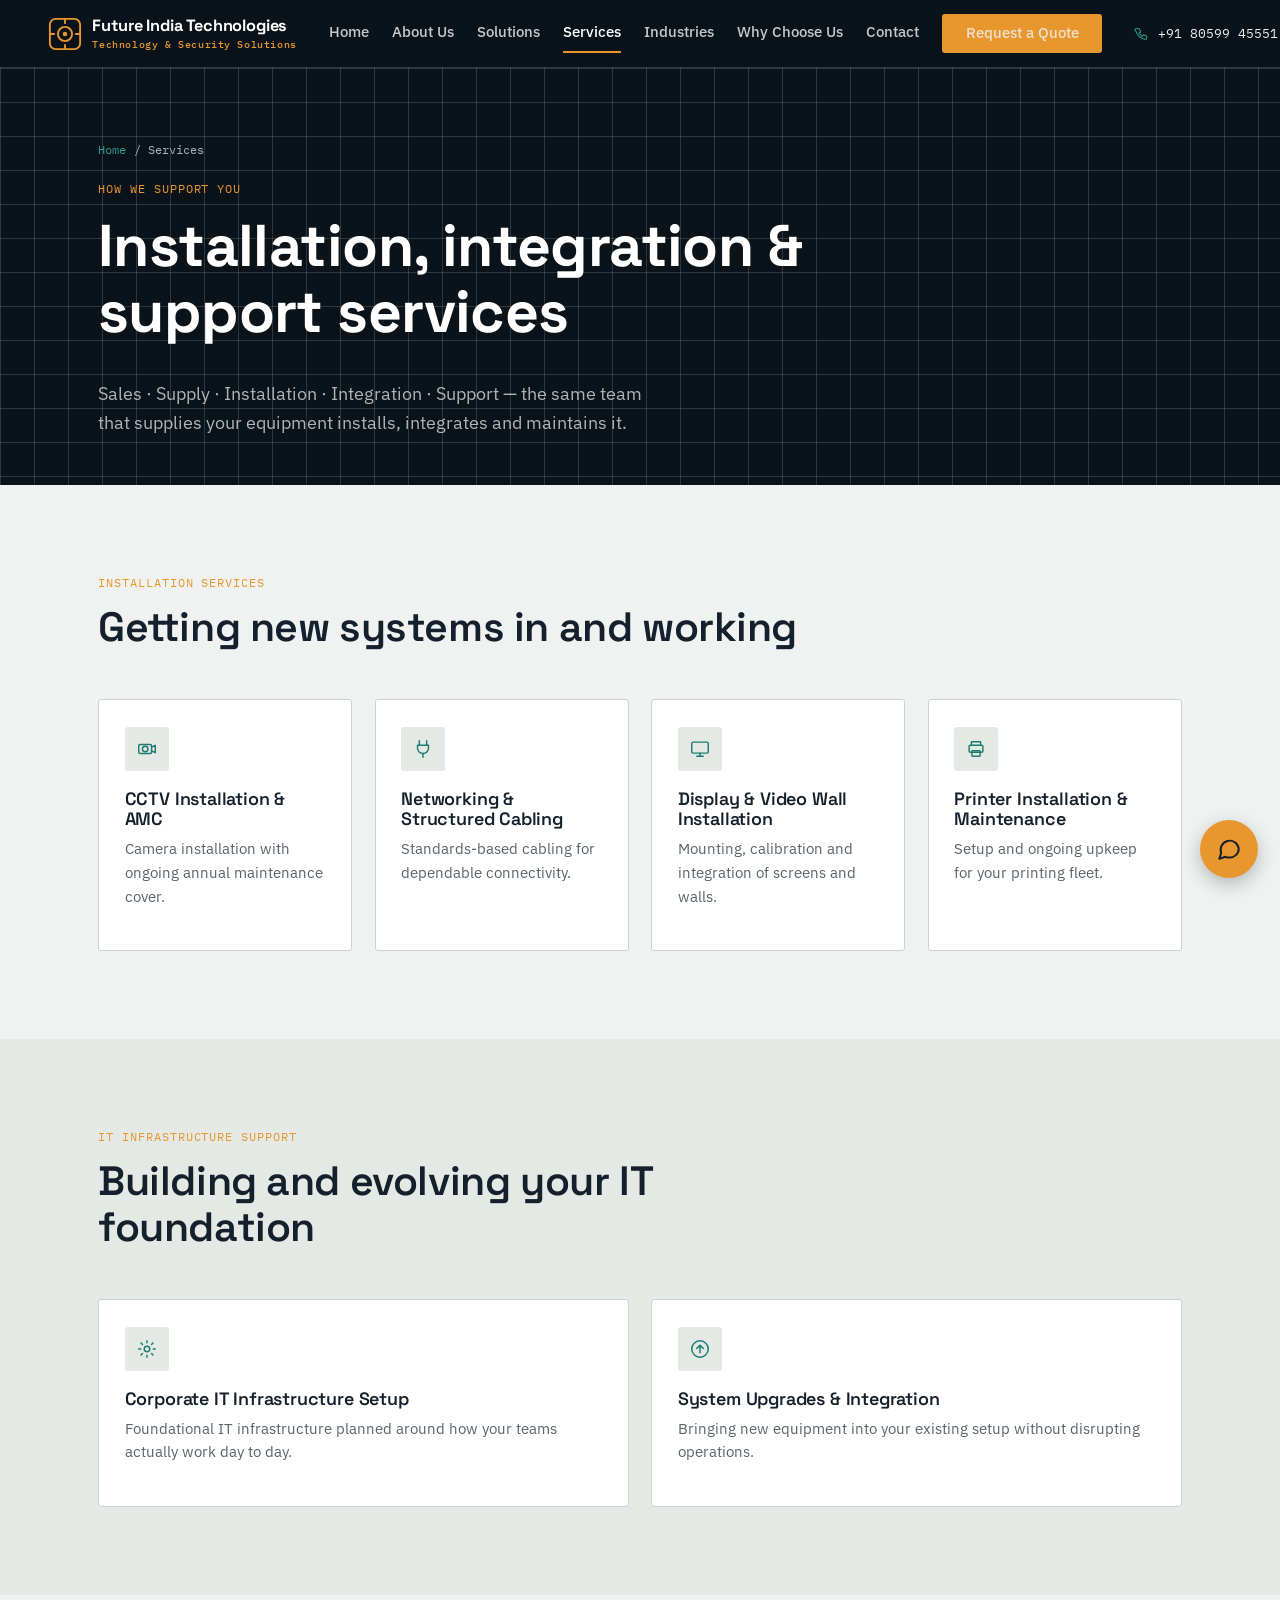
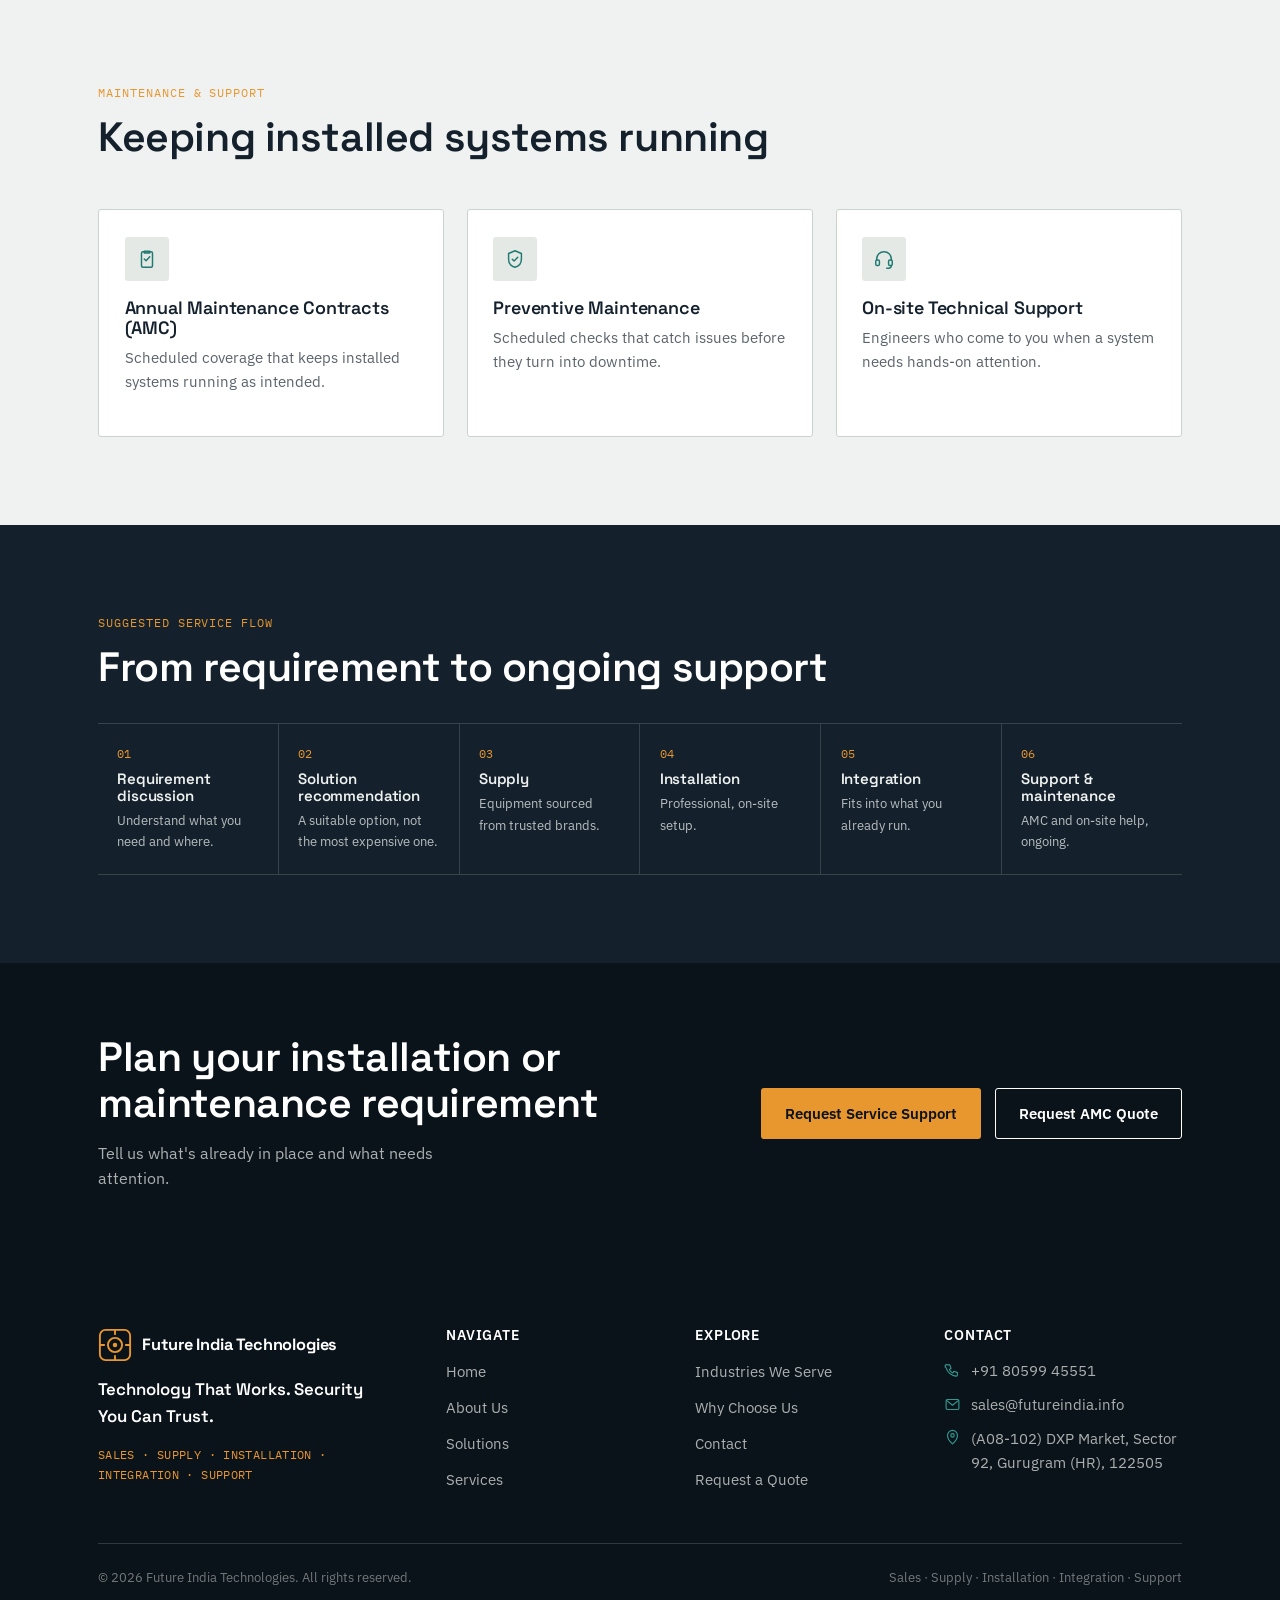
<file: services.html>
<!DOCTYPE html>
<html lang="en">
<head>
<meta charset="UTF-8">
<meta name="viewport" content="width=device-width, initial-scale=1.0">
<title>Services | Future India Technologies</title>
<meta name="description" content="Installation, integration, AMC, preventive maintenance and on-site technical support services from Future India Technologies.">
<link rel="icon" href="assets/graphics/favicon.svg" type="image/svg+xml">
<link rel="stylesheet" href="css/style.css">
</head>
<body>

<header class="site-header">
  <div class="container header-inner">
    <a href="index.html" class="brand">
      <svg class="brand-mark" viewBox="0 0 36 36" fill="none" style="color:var(--amber)"><rect x="2" y="2" width="32" height="32" rx="6" stroke="currentColor" stroke-width="2"/><circle cx="18" cy="18" r="7.5" stroke="currentColor" stroke-width="2"/><circle cx="18" cy="18" r="2.4" fill="currentColor"/><path d="M18 2V6.5M18 29.5V34M2 18H6.5M29.5 18H34" stroke="currentColor" stroke-width="2" stroke-linecap="round"/></svg>
      <span class="brand-word">Future India Technologies<span>Technology &amp; Security Solutions</span></span>
    </a>
    <nav class="primary-nav" id="primary-nav">
      <a href="index.html">Home</a>
      <a href="about.html">About Us</a>
      <a href="solutions.html">Solutions</a>
      <a href="services.html" class="is-active">Services</a>
      <a href="industries.html">Industries</a>
      <a href="why-choose-us.html">Why Choose Us</a>
      <a href="contact.html">Contact</a>
      <a href="contact.html#quote-form" class="btn btn-primary nav-cta">Request a Quote</a>
    </nav>
    <div class="header-actions">
      <a class="header-call" href="tel:+918059945551"><svg viewBox="0 0 24 24" fill="none" stroke="currentColor" stroke-width="1.6" stroke-linecap="round" stroke-linejoin="round"><path d="M5 4h3l2 5-2.5 1.6a11.5 11.5 0 0 0 5 5L14 13l5 2v3a2 2 0 0 1-2.2 2C10 19.4 4.6 14 3 8.2A2 2 0 0 1 5 4Z"/></svg>+91 80599 45551</a>
      <button class="nav-toggle" aria-label="Toggle menu" aria-expanded="false"><svg viewBox="0 0 24 24" fill="none" stroke="currentColor" stroke-width="1.8" stroke-linecap="round"><path d="M4 6h16M4 12h16M4 18h16"/></svg></button>
    </div>
  </div>
</header>

<main>

  <section class="page-hero bg-graphite grid-canvas">
    <div class="container">
      <div class="crumb" style="color:var(--steel-light)"><a href="index.html" style="color:var(--teal-light)">Home</a> / Services</div>
      <span class="kicker">HOW WE SUPPORT YOU</span>
      <h1>Installation, integration &amp; support services</h1>
      <p class="lead">Sales · Supply · Installation · Integration · Support — the same team that supplies your equipment installs, integrates and maintains it.</p>
    </div>
  </section>

  <section class="section">
    <div class="container">
      <div class="section-head">
        <span class="eyebrow">INSTALLATION SERVICES</span>
        <h2>Getting new systems in and working</h2>
      </div>
      <div class="grid grid-4">
        <div class="card card-bracket">
          <div class="card-icon"><svg viewBox="0 0 24 24" fill="none" stroke="currentColor" stroke-width="1.6" stroke-linecap="round" stroke-linejoin="round"><rect x="3" y="7" width="14" height="10" rx="1.5"/><circle cx="10" cy="12" r="3"/><path d="M17 10l4-2v8l-4-2"/></svg></div>
          <h3>CCTV Installation &amp; AMC</h3>
          <p>Camera installation with ongoing annual maintenance cover.</p>
        </div>
        <div class="card card-bracket">
          <div class="card-icon"><svg viewBox="0 0 24 24" fill="none" stroke="currentColor" stroke-width="1.6" stroke-linecap="round" stroke-linejoin="round"><path d="M8 3v5M16 3v5M6 8h12v3a6 6 0 0 1-12 0V8Z"/><path d="M12 17v4"/></svg></div>
          <h3>Networking &amp; Structured Cabling</h3>
          <p>Standards-based cabling for dependable connectivity.</p>
        </div>
        <div class="card card-bracket">
          <div class="card-icon"><svg viewBox="0 0 24 24" fill="none" stroke="currentColor" stroke-width="1.6" stroke-linecap="round" stroke-linejoin="round"><rect x="3" y="4.5" width="18" height="12" rx="1.4"/><path d="M8.5 20h7M12 16.5V20"/></svg></div>
          <h3>Display &amp; Video Wall Installation</h3>
          <p>Mounting, calibration and integration of screens and walls.</p>
        </div>
        <div class="card card-bracket">
          <div class="card-icon"><svg viewBox="0 0 24 24" fill="none" stroke="currentColor" stroke-width="1.6" stroke-linecap="round" stroke-linejoin="round"><path d="M7 8V4h10v4"/><rect x="4.5" y="8" width="15" height="7.5" rx="1.3"/><rect x="7.5" y="14" width="9" height="6" rx=".8"/></svg></div>
          <h3>Printer Installation &amp; Maintenance</h3>
          <p>Setup and ongoing upkeep for your printing fleet.</p>
        </div>
      </div>
    </div>
  </section>

  <section class="section bg-alt">
    <div class="container">
      <div class="section-head">
        <span class="eyebrow">IT INFRASTRUCTURE SUPPORT</span>
        <h2>Building and evolving your IT foundation</h2>
      </div>
      <div class="grid grid-2">
        <div class="card card-bracket">
          <div class="card-icon"><svg viewBox="0 0 24 24" fill="none" stroke="currentColor" stroke-width="1.6" stroke-linecap="round" stroke-linejoin="round"><circle cx="12" cy="12" r="3"/><path d="M12 3v2.2M12 18.8V21M21 12h-2.2M5.2 12H3M18.4 5.6l-1.5 1.5M7.1 16.9l-1.5 1.5M18.4 18.4l-1.5-1.5M7.1 7.1 5.6 5.6"/></svg></div>
          <h3>Corporate IT Infrastructure Setup</h3>
          <p>Foundational IT infrastructure planned around how your teams actually work day to day.</p>
        </div>
        <div class="card card-bracket">
          <div class="card-icon"><svg viewBox="0 0 24 24" fill="none" stroke="currentColor" stroke-width="1.6" stroke-linecap="round" stroke-linejoin="round"><circle cx="12" cy="12" r="9"/><path d="M12 16V8M8.5 11.3 12 7.8l3.5 3.5"/></svg></div>
          <h3>System Upgrades &amp; Integration</h3>
          <p>Bringing new equipment into your existing setup without disrupting operations.</p>
        </div>
      </div>
    </div>
  </section>

  <section class="section">
    <div class="container">
      <div class="section-head">
        <span class="eyebrow">MAINTENANCE &amp; SUPPORT</span>
        <h2>Keeping installed systems running</h2>
      </div>
      <div class="grid grid-3">
        <div class="card card-bracket">
          <div class="card-icon"><svg viewBox="0 0 24 24" fill="none" stroke="currentColor" stroke-width="1.6" stroke-linecap="round" stroke-linejoin="round"><rect x="6" y="4" width="12" height="17" rx="1.6"/><path d="M9 3.5h6v2H9z"/><path d="M9 12l2 2 4-4.4"/></svg></div>
          <h3>Annual Maintenance Contracts (AMC)</h3>
          <p>Scheduled coverage that keeps installed systems running as intended.</p>
        </div>
        <div class="card card-bracket">
          <div class="card-icon"><svg viewBox="0 0 24 24" fill="none" stroke="currentColor" stroke-width="1.6" stroke-linecap="round" stroke-linejoin="round"><path d="M12 3l7 3v6c0 5-3 8-7 9-4-1-7-4-7-9V6l7-3Z"/><path d="M9 12.2l2 2 4-4.2"/></svg></div>
          <h3>Preventive Maintenance</h3>
          <p>Scheduled checks that catch issues before they turn into downtime.</p>
        </div>
        <div class="card card-bracket">
          <div class="card-icon"><svg viewBox="0 0 24 24" fill="none" stroke="currentColor" stroke-width="1.6" stroke-linecap="round" stroke-linejoin="round"><path d="M4 13v-1a8 8 0 0 1 16 0v1"/><rect x="3" y="13" width="4" height="6" rx="1.4"/><rect x="17" y="13" width="4" height="6" rx="1.4"/><path d="M20 19a3 3 0 0 1-3 3h-2"/></svg></div>
          <h3>On-site Technical Support</h3>
          <p>Engineers who come to you when a system needs hands-on attention.</p>
        </div>
      </div>
    </div>
  </section>

  <section class="section bg-ink">
    <div class="container">
      <span class="eyebrow">SUGGESTED SERVICE FLOW</span>
      <h2>From requirement to ongoing support</h2>
      <div class="process-strip" style="margin-top:2rem">
        <div class="process-step"><span class="step-index">01</span><h4>Requirement discussion</h4><p>Understand what you need and where.</p></div>
        <div class="process-step"><span class="step-index">02</span><h4>Solution recommendation</h4><p>A suitable option, not the most expensive one.</p></div>
        <div class="process-step"><span class="step-index">03</span><h4>Supply</h4><p>Equipment sourced from trusted brands.</p></div>
        <div class="process-step"><span class="step-index">04</span><h4>Installation</h4><p>Professional, on-site setup.</p></div>
        <div class="process-step"><span class="step-index">05</span><h4>Integration</h4><p>Fits into what you already run.</p></div>
        <div class="process-step"><span class="step-index">06</span><h4>Support &amp; maintenance</h4><p>AMC and on-site help, ongoing.</p></div>
      </div>
    </div>
  </section>

  <section class="cta-band grid-canvas">
    <div class="container cta-band-inner">
      <div>
        <h2>Plan your installation or maintenance requirement</h2>
        <p>Tell us what's already in place and what needs attention.</p>
      </div>
      <div class="btn-row">
        <a href="contact.html#quote-form" class="btn btn-primary">Request Service Support</a>
        <a href="contact.html#quote-form" class="btn btn-outline">Request AMC Quote</a>
      </div>
    </div>
  </section>

</main>

<footer class="site-footer">
  <div class="container">
    <div class="footer-grid">
      <div class="footer-brand">
        <a href="index.html" class="brand">
          <svg class="brand-mark" viewBox="0 0 36 36" fill="none" style="color:var(--amber)"><rect x="2" y="2" width="32" height="32" rx="6" stroke="currentColor" stroke-width="2"/><circle cx="18" cy="18" r="7.5" stroke="currentColor" stroke-width="2"/><circle cx="18" cy="18" r="2.4" fill="currentColor"/><path d="M18 2V6.5M18 29.5V34M2 18H6.5M29.5 18H34" stroke="currentColor" stroke-width="2" stroke-linecap="round"/></svg>
          <span class="brand-word" style="color:var(--white)">Future India Technologies</span>
        </a>
        <p class="footer-tagline">Technology That Works. Security You Can Trust.</p>
        <p class="footer-model">SALES · SUPPLY · INSTALLATION · INTEGRATION · SUPPORT</p>
      </div>
      <div class="footer-col">
        <h4>Navigate</h4>
        <ul>
          <li><a href="index.html">Home</a></li>
          <li><a href="about.html">About Us</a></li>
          <li><a href="solutions.html">Solutions</a></li>
          <li><a href="services.html">Services</a></li>
        </ul>
      </div>
      <div class="footer-col">
        <h4>Explore</h4>
        <ul>
          <li><a href="industries.html">Industries We Serve</a></li>
          <li><a href="why-choose-us.html">Why Choose Us</a></li>
          <li><a href="contact.html">Contact</a></li>
          <li><a href="contact.html#quote-form">Request a Quote</a></li>
        </ul>
      </div>
      <div class="footer-col">
        <h4>Contact</h4>
        <ul class="footer-contact">
          <li><svg viewBox="0 0 24 24" fill="none" stroke="currentColor" stroke-width="1.6" stroke-linecap="round" stroke-linejoin="round"><path d="M5 4h3l2 5-2.5 1.6a11.5 11.5 0 0 0 5 5L14 13l5 2v3a2 2 0 0 1-2.2 2C10 19.4 4.6 14 3 8.2A2 2 0 0 1 5 4Z"/></svg><a href="tel:+918059945551">+91 80599 45551</a></li>
          <li><svg viewBox="0 0 24 24" fill="none" stroke="currentColor" stroke-width="1.6" stroke-linecap="round" stroke-linejoin="round"><rect x="3" y="5" width="18" height="14" rx="1.6"/><path d="M4 6.5 12 13l8-6.5"/></svg><a href="mailto:sales@futureindia.info">sales@futureindia.info</a></li>
          <li><svg viewBox="0 0 24 24" fill="none" stroke="currentColor" stroke-width="1.6" stroke-linecap="round" stroke-linejoin="round"><path d="M12 21s7-6.3 7-12a7 7 0 0 0-14 0c0 5.7 7 12 7 12Z"/><circle cx="12" cy="9" r="2.4"/></svg><span>(A08-102) DXP Market, Sector 92, Gurugram (HR), 122505</span></li>
        </ul>
      </div>
    </div>
    <div class="footer-bottom">
      <span>© <span id="current-year"></span> Future India Technologies. All rights reserved.</span>
      <span>Sales · Supply · Installation · Integration · Support</span>
    </div>
  </div>
</footer>

<script src="js/script.js"></script>
<script src="js/chatbot.js" defer></script>
</body>
</html>
</file>
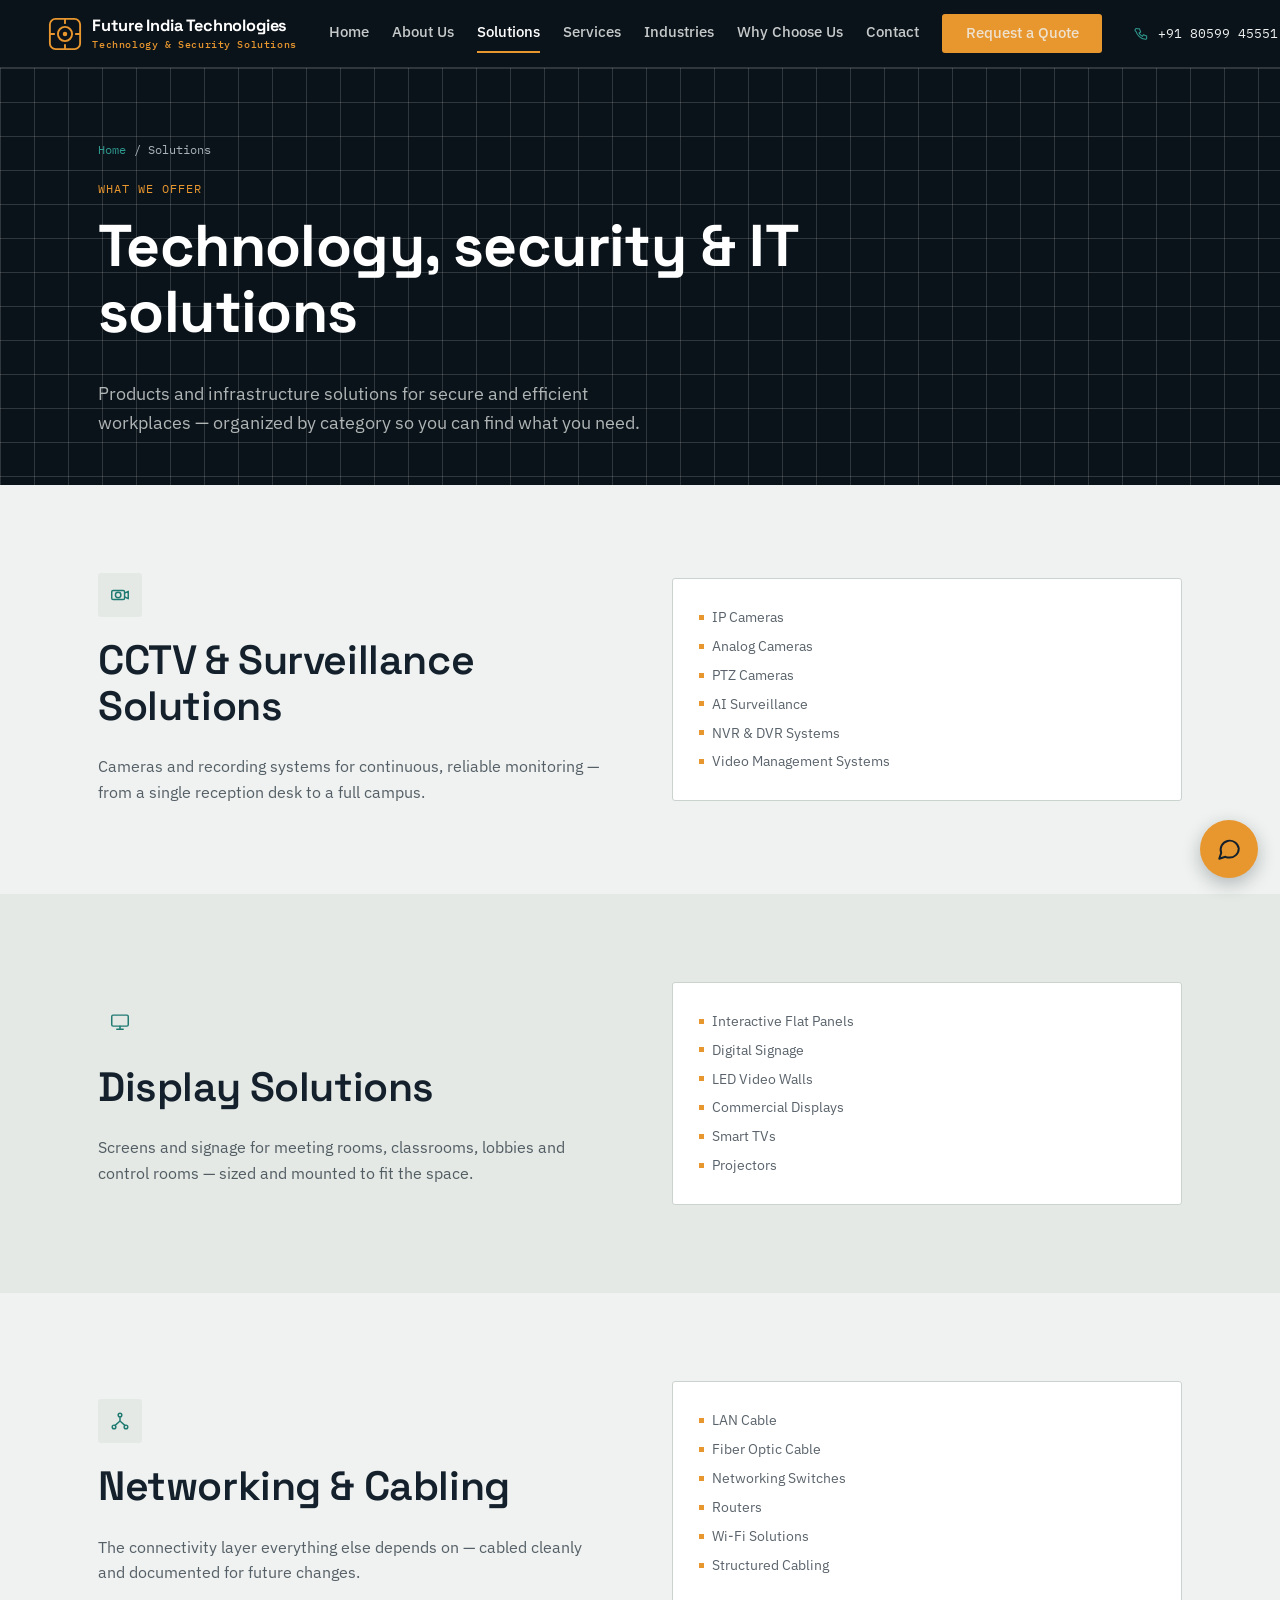
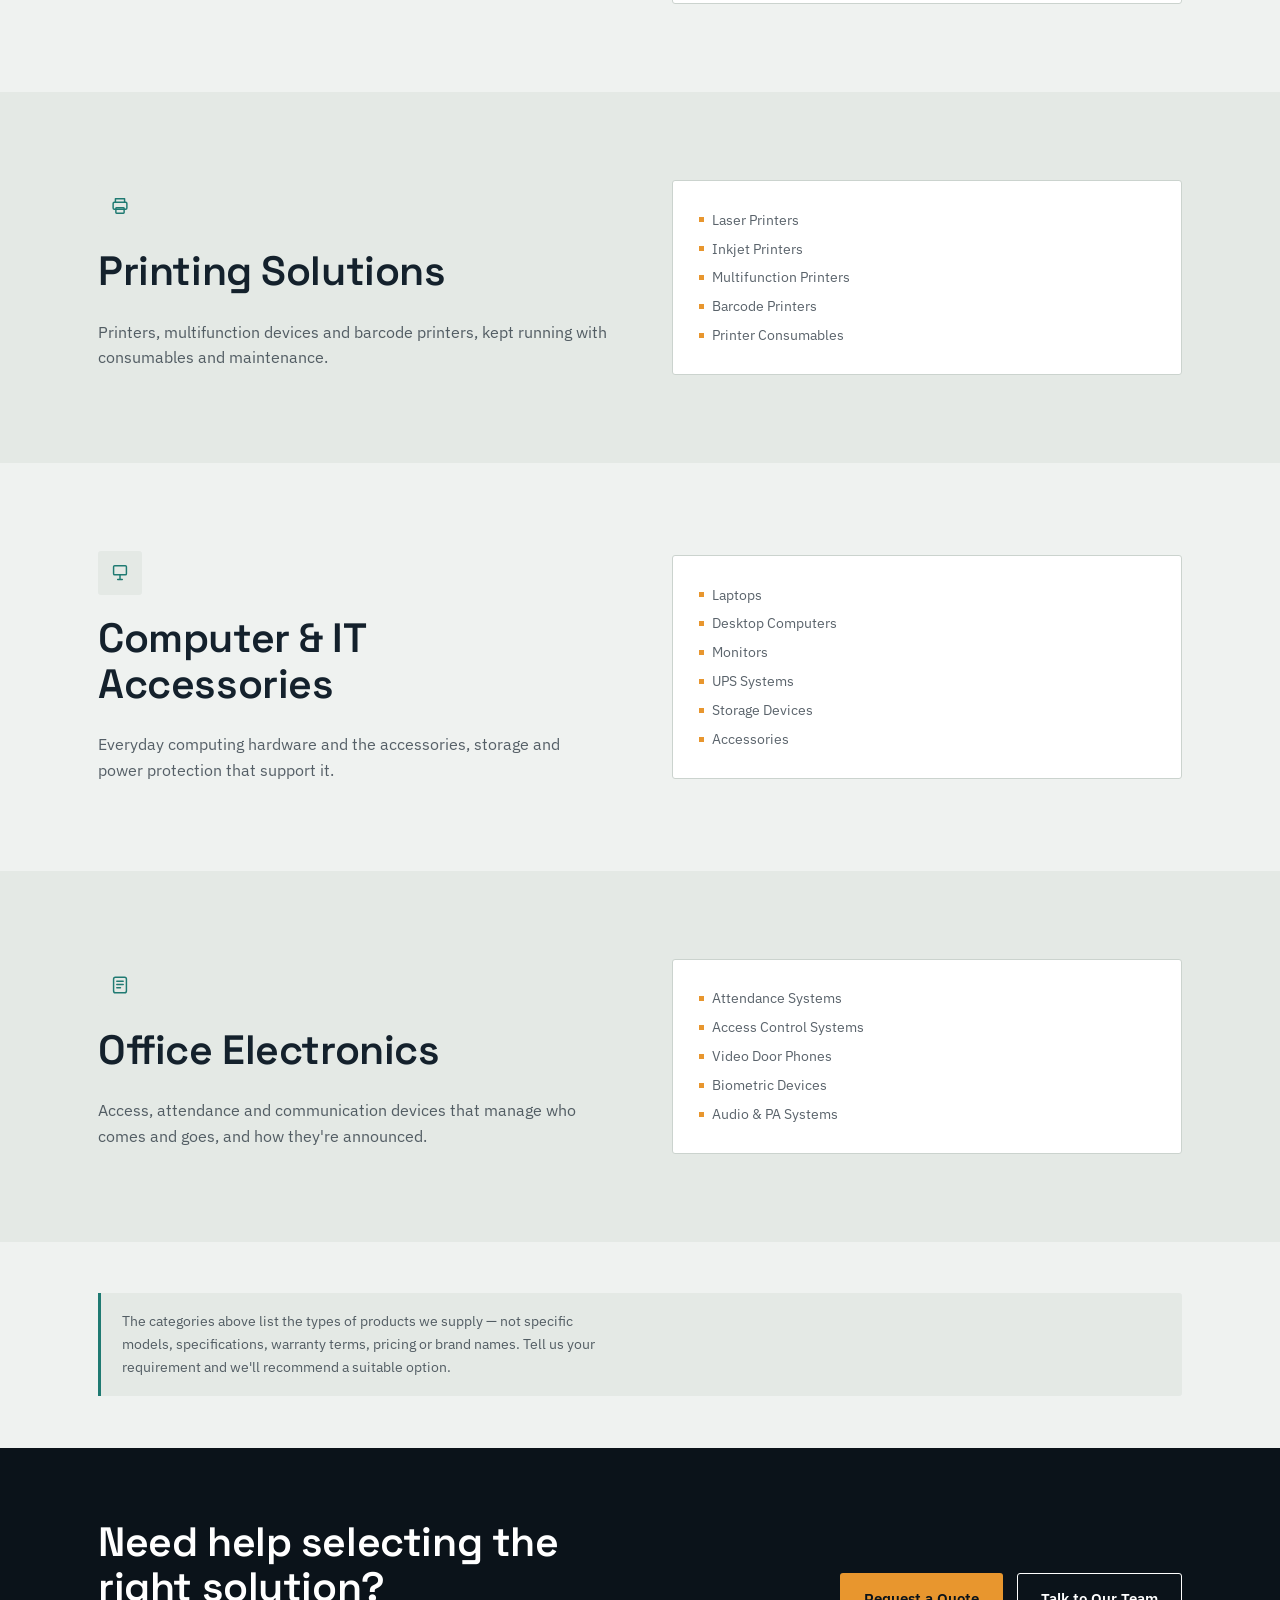
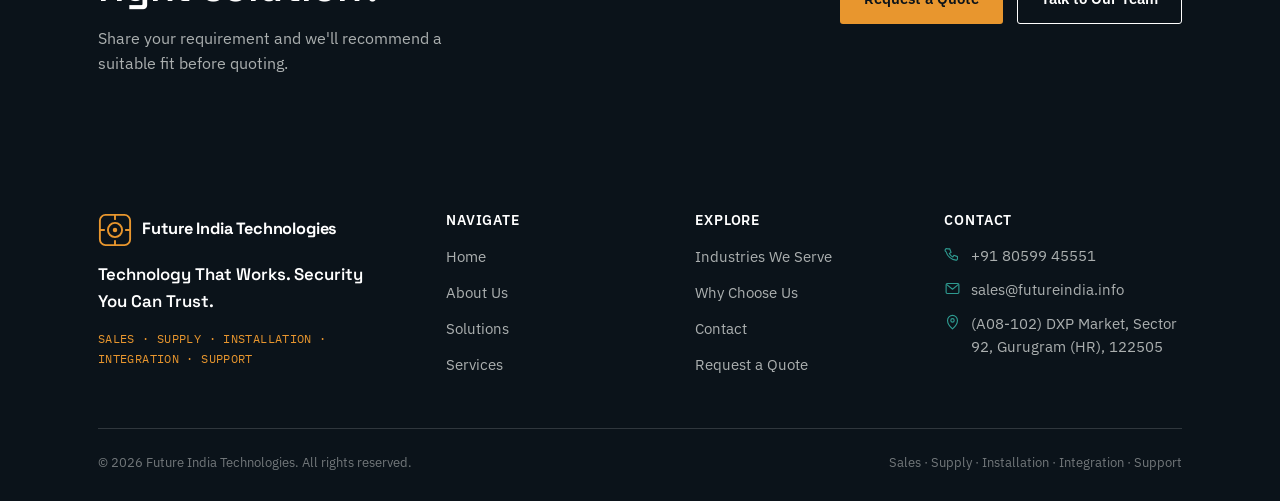
<file: solutions.html>
<!DOCTYPE html>
<html lang="en">
<head>
<meta charset="UTF-8">
<meta name="viewport" content="width=device-width, initial-scale=1.0">
<title>Solutions &amp; Products | Future India Technologies</title>
<meta name="description" content="CCTV &amp; surveillance, display, networking &amp; cabling, printing, computer &amp; IT accessories, and office electronics solutions from Future India Technologies.">
<link rel="icon" href="assets/graphics/favicon.svg" type="image/svg+xml">
<link rel="stylesheet" href="css/style.css">
</head>
<body>

<header class="site-header">
  <div class="container header-inner">
    <a href="index.html" class="brand">
      <svg class="brand-mark" viewBox="0 0 36 36" fill="none" style="color:var(--amber)"><rect x="2" y="2" width="32" height="32" rx="6" stroke="currentColor" stroke-width="2"/><circle cx="18" cy="18" r="7.5" stroke="currentColor" stroke-width="2"/><circle cx="18" cy="18" r="2.4" fill="currentColor"/><path d="M18 2V6.5M18 29.5V34M2 18H6.5M29.5 18H34" stroke="currentColor" stroke-width="2" stroke-linecap="round"/></svg>
      <span class="brand-word">Future India Technologies<span>Technology &amp; Security Solutions</span></span>
    </a>
    <nav class="primary-nav" id="primary-nav">
      <a href="index.html">Home</a>
      <a href="about.html">About Us</a>
      <a href="solutions.html" class="is-active">Solutions</a>
      <a href="services.html">Services</a>
      <a href="industries.html">Industries</a>
      <a href="why-choose-us.html">Why Choose Us</a>
      <a href="contact.html">Contact</a>
      <a href="contact.html#quote-form" class="btn btn-primary nav-cta">Request a Quote</a>
    </nav>
    <div class="header-actions">
      <a class="header-call" href="tel:+918059945551"><svg viewBox="0 0 24 24" fill="none" stroke="currentColor" stroke-width="1.6" stroke-linecap="round" stroke-linejoin="round"><path d="M5 4h3l2 5-2.5 1.6a11.5 11.5 0 0 0 5 5L14 13l5 2v3a2 2 0 0 1-2.2 2C10 19.4 4.6 14 3 8.2A2 2 0 0 1 5 4Z"/></svg>+91 80599 45551</a>
      <button class="nav-toggle" aria-label="Toggle menu" aria-expanded="false"><svg viewBox="0 0 24 24" fill="none" stroke="currentColor" stroke-width="1.8" stroke-linecap="round"><path d="M4 6h16M4 12h16M4 18h16"/></svg></button>
    </div>
  </div>
</header>

<main>

  <section class="page-hero bg-graphite grid-canvas">
    <div class="container">
      <div class="crumb" style="color:var(--steel-light)"><a href="index.html" style="color:var(--teal-light)">Home</a> / Solutions</div>
      <span class="kicker">WHAT WE OFFER</span>
      <h1>Technology, security &amp; IT solutions</h1>
      <p class="lead">Products and infrastructure solutions for secure and efficient workplaces — organized by category so you can find what you need.</p>
    </div>
  </section>

  <!-- CCTV -->
  <section id="cctv" class="section">
    <div class="container">
      <div class="two-col" style="align-items:center">
        <div>
          <div class="card-icon" style="margin-bottom:1.3rem"><svg viewBox="0 0 24 24" fill="none" stroke="currentColor" stroke-width="1.6" stroke-linecap="round" stroke-linejoin="round"><rect x="3" y="7" width="14" height="10" rx="1.5"/><circle cx="10" cy="12" r="3"/><path d="M17 10l4-2v8l-4-2"/></svg></div>
          <h2>CCTV &amp; Surveillance Solutions</h2>
          <p>Cameras and recording systems for continuous, reliable monitoring — from a single reception desk to a full campus.</p>
        </div>
        <div class="card">
          <ul>
            <li>IP Cameras</li>
            <li>Analog Cameras</li>
            <li>PTZ Cameras</li>
            <li>AI Surveillance</li>
            <li>NVR &amp; DVR Systems</li>
            <li>Video Management Systems</li>
          </ul>
        </div>
      </div>
    </div>
  </section>

  <!-- Display -->
  <section id="display" class="section bg-alt">
    <div class="container">
      <div class="two-col" style="align-items:center">
        <div class="card" style="order:2">
          <ul>
            <li>Interactive Flat Panels</li>
            <li>Digital Signage</li>
            <li>LED Video Walls</li>
            <li>Commercial Displays</li>
            <li>Smart TVs</li>
            <li>Projectors</li>
          </ul>
        </div>
        <div style="order:1">
          <div class="card-icon" style="margin-bottom:1.3rem"><svg viewBox="0 0 24 24" fill="none" stroke="currentColor" stroke-width="1.6" stroke-linecap="round" stroke-linejoin="round"><rect x="3" y="4.5" width="18" height="12" rx="1.4"/><path d="M8.5 20h7M12 16.5V20"/></svg></div>
          <h2>Display Solutions</h2>
          <p>Screens and signage for meeting rooms, classrooms, lobbies and control rooms — sized and mounted to fit the space.</p>
        </div>
      </div>
    </div>
  </section>

  <!-- Networking -->
  <section id="networking" class="section">
    <div class="container">
      <div class="two-col" style="align-items:center">
        <div>
          <div class="card-icon" style="margin-bottom:1.3rem"><svg viewBox="0 0 24 24" fill="none" stroke="currentColor" stroke-width="1.6" stroke-linecap="round" stroke-linejoin="round"><circle cx="12" cy="5.5" r="2"/><circle cx="5.5" cy="18.5" r="2"/><circle cx="18.5" cy="18.5" r="2"/><path d="M12 7.5V12M12 12l-5.6 5M12 12l5.6 5"/></svg></div>
          <h2>Networking &amp; Cabling</h2>
          <p>The connectivity layer everything else depends on — cabled cleanly and documented for future changes.</p>
        </div>
        <div class="card">
          <ul>
            <li>LAN Cable</li>
            <li>Fiber Optic Cable</li>
            <li>Networking Switches</li>
            <li>Routers</li>
            <li>Wi-Fi Solutions</li>
            <li>Structured Cabling</li>
          </ul>
        </div>
      </div>
    </div>
  </section>

  <!-- Printing -->
  <section id="printing" class="section bg-alt">
    <div class="container">
      <div class="two-col" style="align-items:center">
        <div class="card" style="order:2">
          <ul>
            <li>Laser Printers</li>
            <li>Inkjet Printers</li>
            <li>Multifunction Printers</li>
            <li>Barcode Printers</li>
            <li>Printer Consumables</li>
          </ul>
        </div>
        <div style="order:1">
          <div class="card-icon" style="margin-bottom:1.3rem"><svg viewBox="0 0 24 24" fill="none" stroke="currentColor" stroke-width="1.6" stroke-linecap="round" stroke-linejoin="round"><path d="M7 8V4h10v4"/><rect x="4.5" y="8" width="15" height="7.5" rx="1.3"/><rect x="7.5" y="14" width="9" height="6" rx=".8"/></svg></div>
          <h2>Printing Solutions</h2>
          <p>Printers, multifunction devices and barcode printers, kept running with consumables and maintenance.</p>
        </div>
      </div>
    </div>
  </section>

  <!-- Computers -->
  <section id="computers" class="section">
    <div class="container">
      <div class="two-col" style="align-items:center">
        <div>
          <div class="card-icon" style="margin-bottom:1.3rem"><svg viewBox="0 0 24 24" fill="none" stroke="currentColor" stroke-width="1.6" stroke-linecap="round" stroke-linejoin="round"><rect x="5" y="4" width="14" height="10" rx="1.2"/><path d="M9.5 19h5M12 14v5"/></svg></div>
          <h2>Computer &amp; IT Accessories</h2>
          <p>Everyday computing hardware and the accessories, storage and power protection that support it.</p>
        </div>
        <div class="card">
          <ul>
            <li>Laptops</li>
            <li>Desktop Computers</li>
            <li>Monitors</li>
            <li>UPS Systems</li>
            <li>Storage Devices</li>
            <li>Accessories</li>
          </ul>
        </div>
      </div>
    </div>
  </section>

  <!-- Office Electronics -->
  <section id="office" class="section bg-alt">
    <div class="container">
      <div class="two-col" style="align-items:center">
        <div class="card" style="order:2">
          <ul>
            <li>Attendance Systems</li>
            <li>Access Control Systems</li>
            <li>Video Door Phones</li>
            <li>Biometric Devices</li>
            <li>Audio &amp; PA Systems</li>
          </ul>
        </div>
        <div style="order:1">
          <div class="card-icon" style="margin-bottom:1.3rem"><svg viewBox="0 0 24 24" fill="none" stroke="currentColor" stroke-width="1.6" stroke-linecap="round" stroke-linejoin="round"><rect x="5" y="3.5" width="14" height="17" rx="2"/><path d="M8.5 8h7M8.5 11.5h7M8.5 15h4"/></svg></div>
          <h2>Office Electronics</h2>
          <p>Access, attendance and communication devices that manage who comes and goes, and how they're announced.</p>
        </div>
      </div>
    </div>
  </section>

  <section class="section-tight">
    <div class="container">
      <div class="note-block">
        <p>The categories above list the types of products we supply — not specific models, specifications, warranty terms, pricing or brand names. Tell us your requirement and we'll recommend a suitable option.</p>
      </div>
    </div>
  </section>

  <section class="cta-band grid-canvas">
    <div class="container cta-band-inner">
      <div>
        <h2>Need help selecting the right solution?</h2>
        <p>Share your requirement and we'll recommend a suitable fit before quoting.</p>
      </div>
      <div class="btn-row">
        <a href="contact.html#quote-form" class="btn btn-primary">Request a Quote</a>
        <a href="tel:+918059945551" class="btn btn-outline">Talk to Our Team</a>
      </div>
    </div>
  </section>

</main>

<footer class="site-footer">
  <div class="container">
    <div class="footer-grid">
      <div class="footer-brand">
        <a href="index.html" class="brand">
          <svg class="brand-mark" viewBox="0 0 36 36" fill="none" style="color:var(--amber)"><rect x="2" y="2" width="32" height="32" rx="6" stroke="currentColor" stroke-width="2"/><circle cx="18" cy="18" r="7.5" stroke="currentColor" stroke-width="2"/><circle cx="18" cy="18" r="2.4" fill="currentColor"/><path d="M18 2V6.5M18 29.5V34M2 18H6.5M29.5 18H34" stroke="currentColor" stroke-width="2" stroke-linecap="round"/></svg>
          <span class="brand-word" style="color:var(--white)">Future India Technologies</span>
        </a>
        <p class="footer-tagline">Technology That Works. Security You Can Trust.</p>
        <p class="footer-model">SALES · SUPPLY · INSTALLATION · INTEGRATION · SUPPORT</p>
      </div>
      <div class="footer-col">
        <h4>Navigate</h4>
        <ul>
          <li><a href="index.html">Home</a></li>
          <li><a href="about.html">About Us</a></li>
          <li><a href="solutions.html">Solutions</a></li>
          <li><a href="services.html">Services</a></li>
        </ul>
      </div>
      <div class="footer-col">
        <h4>Explore</h4>
        <ul>
          <li><a href="industries.html">Industries We Serve</a></li>
          <li><a href="why-choose-us.html">Why Choose Us</a></li>
          <li><a href="contact.html">Contact</a></li>
          <li><a href="contact.html#quote-form">Request a Quote</a></li>
        </ul>
      </div>
      <div class="footer-col">
        <h4>Contact</h4>
        <ul class="footer-contact">
          <li><svg viewBox="0 0 24 24" fill="none" stroke="currentColor" stroke-width="1.6" stroke-linecap="round" stroke-linejoin="round"><path d="M5 4h3l2 5-2.5 1.6a11.5 11.5 0 0 0 5 5L14 13l5 2v3a2 2 0 0 1-2.2 2C10 19.4 4.6 14 3 8.2A2 2 0 0 1 5 4Z"/></svg><a href="tel:+918059945551">+91 80599 45551</a></li>
          <li><svg viewBox="0 0 24 24" fill="none" stroke="currentColor" stroke-width="1.6" stroke-linecap="round" stroke-linejoin="round"><rect x="3" y="5" width="18" height="14" rx="1.6"/><path d="M4 6.5 12 13l8-6.5"/></svg><a href="mailto:sales@futureindia.info">sales@futureindia.info</a></li>
          <li><svg viewBox="0 0 24 24" fill="none" stroke="currentColor" stroke-width="1.6" stroke-linecap="round" stroke-linejoin="round"><path d="M12 21s7-6.3 7-12a7 7 0 0 0-14 0c0 5.7 7 12 7 12Z"/><circle cx="12" cy="9" r="2.4"/></svg><span>(A08-102) DXP Market, Sector 92, Gurugram (HR), 122505</span></li>
        </ul>
      </div>
    </div>
    <div class="footer-bottom">
      <span>© <span id="current-year"></span> Future India Technologies. All rights reserved.</span>
      <span>Sales · Supply · Installation · Integration · Support</span>
    </div>
  </div>
</footer>

<script src="js/script.js"></script>
<script src="js/chatbot.js" defer></script>
</body>
</html>
</file>
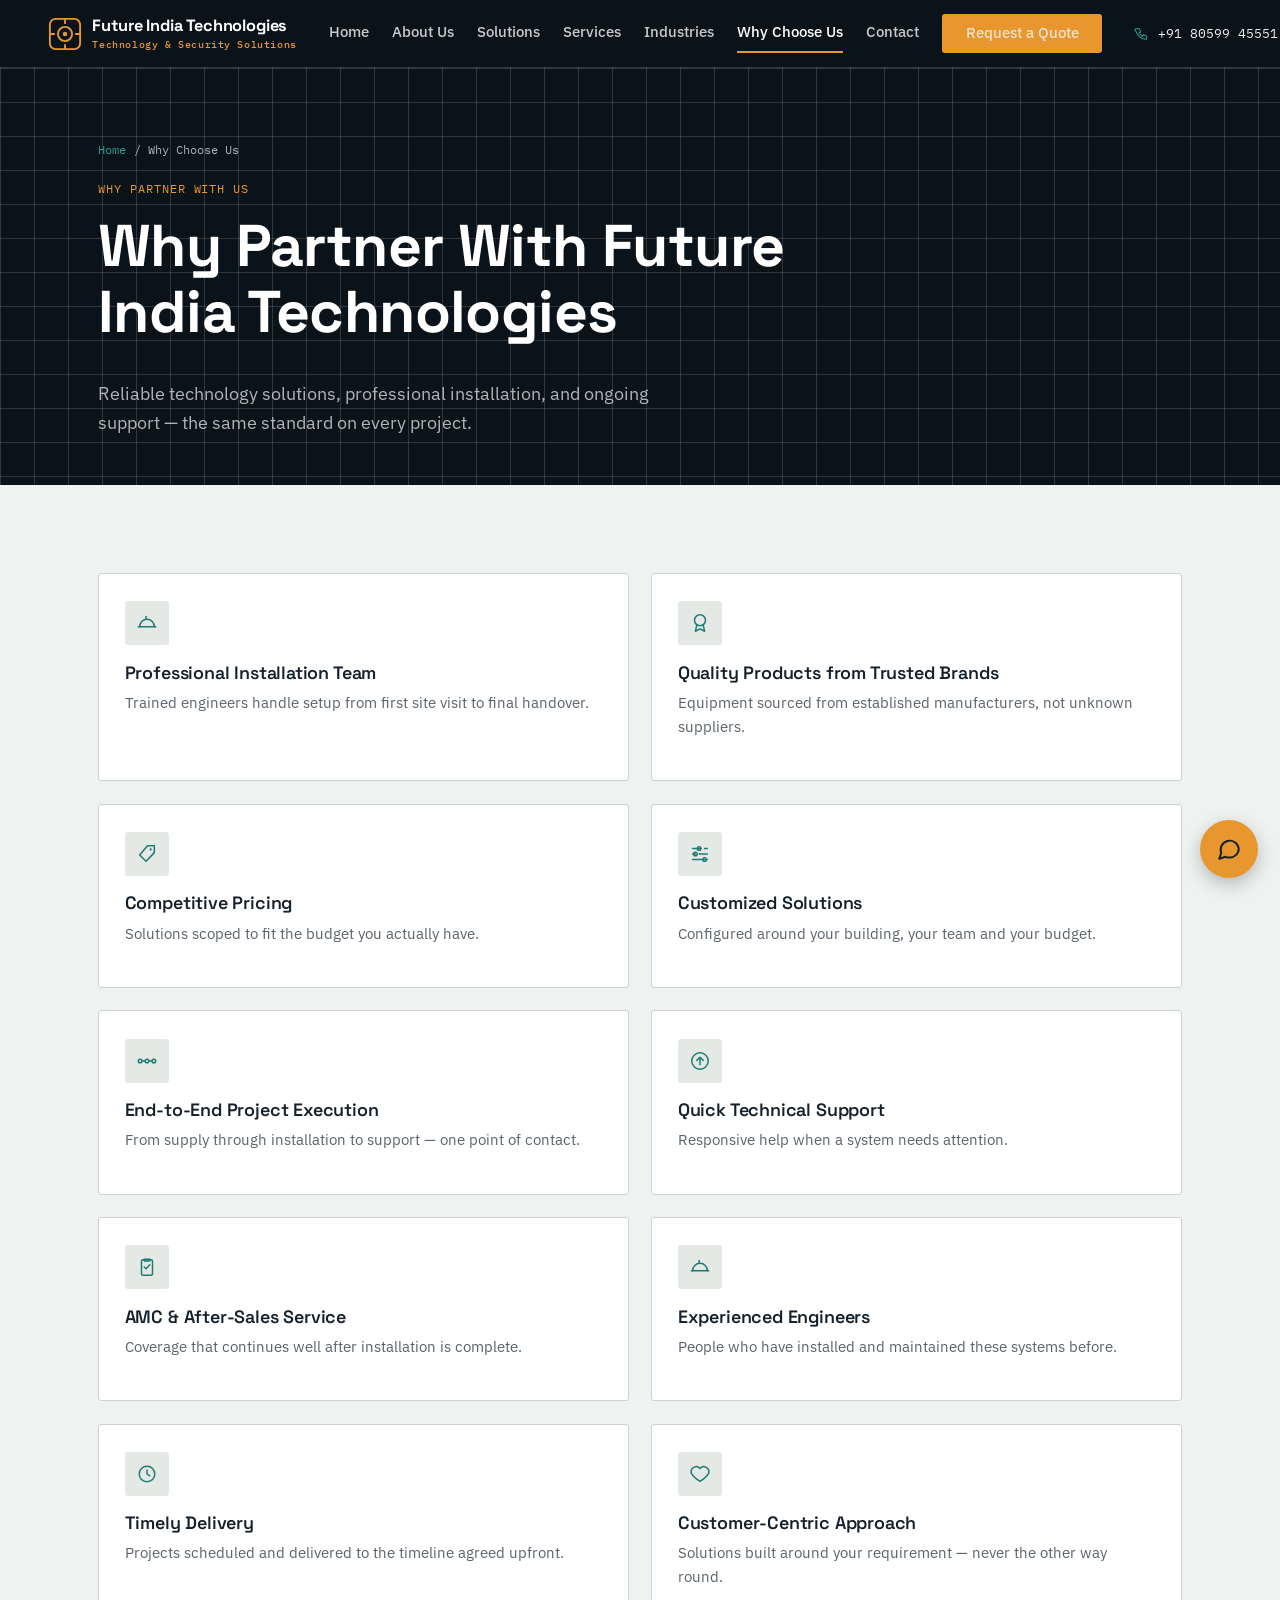
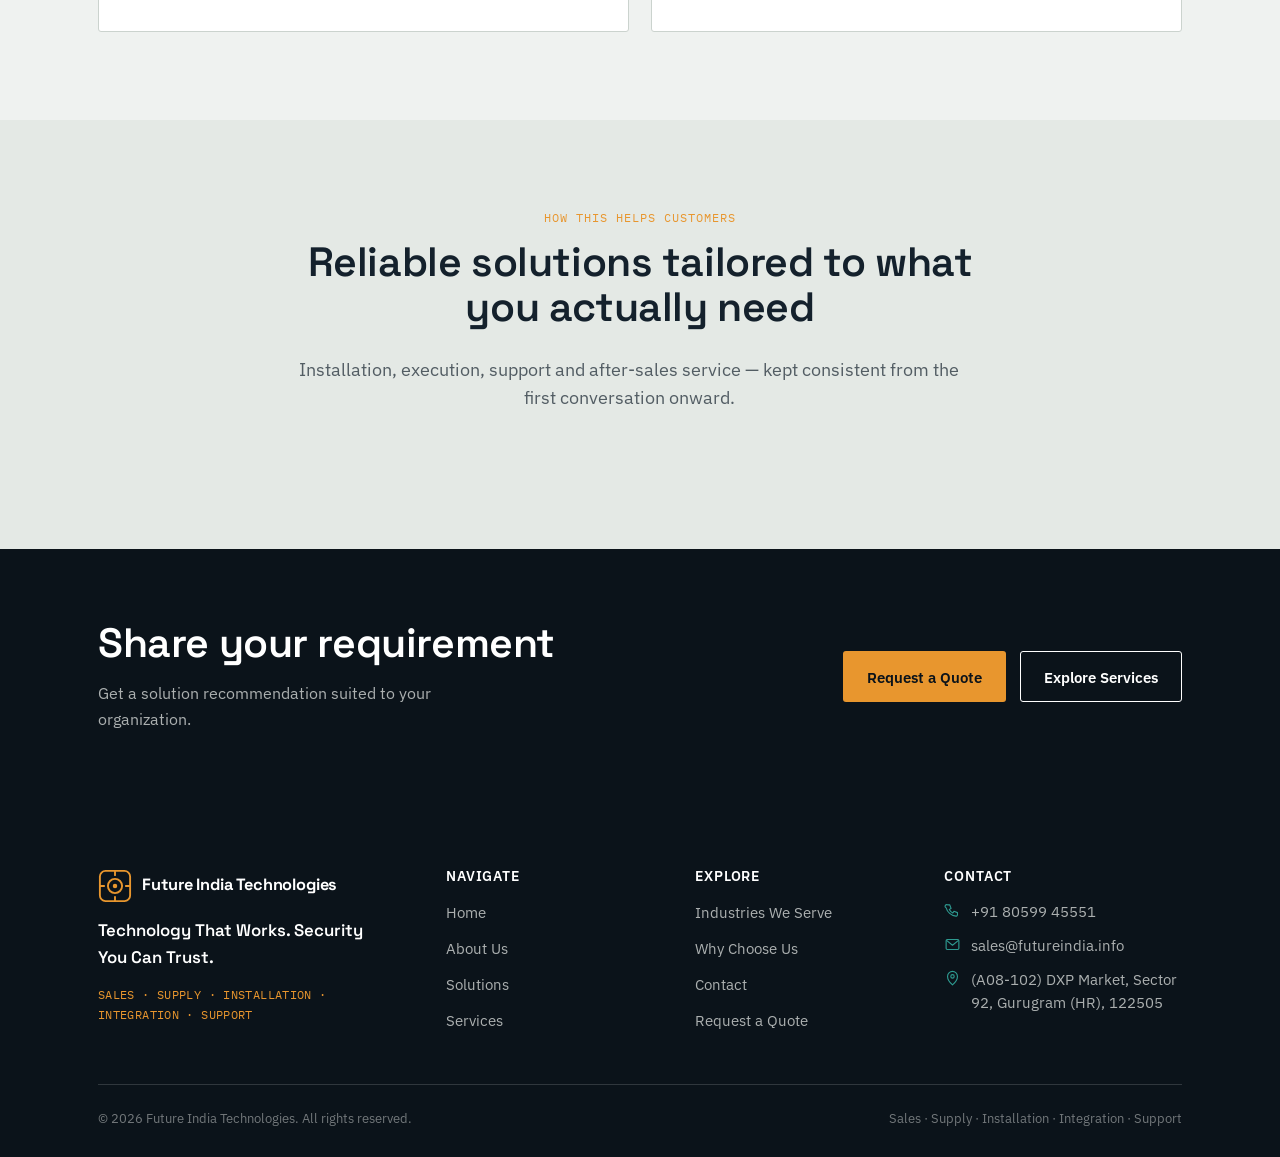
<file: why-choose-us.html>
<!DOCTYPE html>
<html lang="en">
<head>
<meta charset="UTF-8">
<meta name="viewport" content="width=device-width, initial-scale=1.0">
<title>Why Choose Us | Future India Technologies</title>
<meta name="description" content="Why partner with Future India Technologies for technology and security solutions — professional installation, quality products, competitive pricing and after-sales service.">
<link rel="icon" href="assets/graphics/favicon.svg" type="image/svg+xml">
<link rel="stylesheet" href="css/style.css">
</head>
<body>

<header class="site-header">
  <div class="container header-inner">
    <a href="index.html" class="brand">
      <svg class="brand-mark" viewBox="0 0 36 36" fill="none" style="color:var(--amber)"><rect x="2" y="2" width="32" height="32" rx="6" stroke="currentColor" stroke-width="2"/><circle cx="18" cy="18" r="7.5" stroke="currentColor" stroke-width="2"/><circle cx="18" cy="18" r="2.4" fill="currentColor"/><path d="M18 2V6.5M18 29.5V34M2 18H6.5M29.5 18H34" stroke="currentColor" stroke-width="2" stroke-linecap="round"/></svg>
      <span class="brand-word">Future India Technologies<span>Technology &amp; Security Solutions</span></span>
    </a>
    <nav class="primary-nav" id="primary-nav">
      <a href="index.html">Home</a>
      <a href="about.html">About Us</a>
      <a href="solutions.html">Solutions</a>
      <a href="services.html">Services</a>
      <a href="industries.html">Industries</a>
      <a href="why-choose-us.html" class="is-active">Why Choose Us</a>
      <a href="contact.html">Contact</a>
      <a href="contact.html#quote-form" class="btn btn-primary nav-cta">Request a Quote</a>
    </nav>
    <div class="header-actions">
      <a class="header-call" href="tel:+918059945551"><svg viewBox="0 0 24 24" fill="none" stroke="currentColor" stroke-width="1.6" stroke-linecap="round" stroke-linejoin="round"><path d="M5 4h3l2 5-2.5 1.6a11.5 11.5 0 0 0 5 5L14 13l5 2v3a2 2 0 0 1-2.2 2C10 19.4 4.6 14 3 8.2A2 2 0 0 1 5 4Z"/></svg>+91 80599 45551</a>
      <button class="nav-toggle" aria-label="Toggle menu" aria-expanded="false"><svg viewBox="0 0 24 24" fill="none" stroke="currentColor" stroke-width="1.8" stroke-linecap="round"><path d="M4 6h16M4 12h16M4 18h16"/></svg></button>
    </div>
  </div>
</header>

<main>

  <section class="page-hero bg-graphite grid-canvas">
    <div class="container">
      <div class="crumb" style="color:var(--steel-light)"><a href="index.html" style="color:var(--teal-light)">Home</a> / Why Choose Us</div>
      <span class="kicker">WHY PARTNER WITH US</span>
      <h1>Why Partner With Future India Technologies</h1>
      <p class="lead">Reliable technology solutions, professional installation, and ongoing support — the same standard on every project.</p>
    </div>
  </section>

  <section class="section">
    <div class="container">
      <div class="grid grid-2">

        <div class="card card-bracket">
          <div class="card-icon"><svg viewBox="0 0 24 24" fill="none" stroke="currentColor" stroke-width="1.6" stroke-linecap="round" stroke-linejoin="round"><path d="M4 16a8 8 0 0 1 16 0"/><path d="M2.5 16h19"/><path d="M11 8V5"/></svg></div>
          <h3>Professional Installation Team</h3>
          <p>Trained engineers handle setup from first site visit to final handover.</p>
        </div>

        <div class="card card-bracket">
          <div class="card-icon"><svg viewBox="0 0 24 24" fill="none" stroke="currentColor" stroke-width="1.6" stroke-linecap="round" stroke-linejoin="round"><circle cx="12" cy="9" r="6"/><path d="M8.5 14 7 21l5-2.6L17 21l-1.5-7"/></svg></div>
          <h3>Quality Products from Trusted Brands</h3>
          <p>Equipment sourced from established manufacturers, not unknown suppliers.</p>
        </div>

        <div class="card card-bracket">
          <div class="card-icon"><svg viewBox="0 0 24 24" fill="none" stroke="currentColor" stroke-width="1.6" stroke-linecap="round" stroke-linejoin="round"><path d="M12.5 3H20v7.5L11 20 4 13l8.5-10Z"/><circle cx="16" cy="7" r="1.2" fill="currentColor" stroke="none"/></svg></div>
          <h3>Competitive Pricing</h3>
          <p>Solutions scoped to fit the budget you actually have.</p>
        </div>

        <div class="card card-bracket">
          <div class="card-icon"><svg viewBox="0 0 24 24" fill="none" stroke="currentColor" stroke-width="1.6" stroke-linecap="round" stroke-linejoin="round"><path d="M4 6h9M17 6h3M4 12h3M11 12h9M4 18h13M20 18h0"/><circle cx="11" cy="6" r="2"/><circle cx="7" cy="12" r="2"/><circle cx="17" cy="18" r="2"/></svg></div>
          <h3>Customized Solutions</h3>
          <p>Configured around your building, your team and your budget.</p>
        </div>

        <div class="card card-bracket">
          <div class="card-icon"><svg viewBox="0 0 24 24" fill="none" stroke="currentColor" stroke-width="1.6" stroke-linecap="round" stroke-linejoin="round"><circle cx="4.5" cy="12" r="2"/><circle cx="12" cy="12" r="2"/><circle cx="19.5" cy="12" r="2"/><path d="M6.5 12h3.3M14.2 12h3.3"/></svg></div>
          <h3>End-to-End Project Execution</h3>
          <p>From supply through installation to support — one point of contact.</p>
        </div>

        <div class="card card-bracket">
          <div class="card-icon"><svg viewBox="0 0 24 24" fill="none" stroke="currentColor" stroke-width="1.6" stroke-linecap="round" stroke-linejoin="round"><circle cx="12" cy="12" r="9"/><path d="M12 16V8M8.5 11.3 12 7.8l3.5 3.5"/></svg></div>
          <h3>Quick Technical Support</h3>
          <p>Responsive help when a system needs attention.</p>
        </div>

        <div class="card card-bracket">
          <div class="card-icon"><svg viewBox="0 0 24 24" fill="none" stroke="currentColor" stroke-width="1.6" stroke-linecap="round" stroke-linejoin="round"><rect x="6" y="4" width="12" height="17" rx="1.6"/><path d="M9 3.5h6v2H9z"/><path d="M9 12l2 2 4-4.4"/></svg></div>
          <h3>AMC &amp; After-Sales Service</h3>
          <p>Coverage that continues well after installation is complete.</p>
        </div>

        <div class="card card-bracket">
          <div class="card-icon"><svg viewBox="0 0 24 24" fill="none" stroke="currentColor" stroke-width="1.6" stroke-linecap="round" stroke-linejoin="round"><path d="M4 16a8 8 0 0 1 16 0"/><path d="M2.5 16h19"/><path d="M11 8V5"/></svg></div>
          <h3>Experienced Engineers</h3>
          <p>People who have installed and maintained these systems before.</p>
        </div>

        <div class="card card-bracket">
          <div class="card-icon"><svg viewBox="0 0 24 24" fill="none" stroke="currentColor" stroke-width="1.6" stroke-linecap="round" stroke-linejoin="round"><circle cx="12" cy="12" r="8.5"/><path d="M12 7.5V12l3 2"/></svg></div>
          <h3>Timely Delivery</h3>
          <p>Projects scheduled and delivered to the timeline agreed upfront.</p>
        </div>

        <div class="card card-bracket">
          <div class="card-icon"><svg viewBox="0 0 24 24" fill="none" stroke="currentColor" stroke-width="1.6" stroke-linecap="round" stroke-linejoin="round"><path d="M12 20s-7-4.4-9.5-9A5.5 5.5 0 0 1 12 6a5.5 5.5 0 0 1 9.5 5c-2.5 4.6-9.5 9-9.5 9Z"/></svg></div>
          <h3>Customer-Centric Approach</h3>
          <p>Solutions built around your requirement — never the other way round.</p>
        </div>

      </div>
    </div>
  </section>

  <section class="section bg-alt">
    <div class="container">
      <div class="section-head align-center">
        <span class="eyebrow">HOW THIS HELPS CUSTOMERS</span>
        <h2>Reliable solutions tailored to what you actually need</h2>
        <p>Installation, execution, support and after-sales service — kept consistent from the first conversation onward.</p>
      </div>
    </div>
  </section>

  <section class="cta-band grid-canvas">
    <div class="container cta-band-inner">
      <div>
        <h2>Share your requirement</h2>
        <p>Get a solution recommendation suited to your organization.</p>
      </div>
      <div class="btn-row">
        <a href="contact.html#quote-form" class="btn btn-primary">Request a Quote</a>
        <a href="services.html" class="btn btn-outline">Explore Services</a>
      </div>
    </div>
  </section>

</main>

<footer class="site-footer">
  <div class="container">
    <div class="footer-grid">
      <div class="footer-brand">
        <a href="index.html" class="brand">
          <svg class="brand-mark" viewBox="0 0 36 36" fill="none" style="color:var(--amber)"><rect x="2" y="2" width="32" height="32" rx="6" stroke="currentColor" stroke-width="2"/><circle cx="18" cy="18" r="7.5" stroke="currentColor" stroke-width="2"/><circle cx="18" cy="18" r="2.4" fill="currentColor"/><path d="M18 2V6.5M18 29.5V34M2 18H6.5M29.5 18H34" stroke="currentColor" stroke-width="2" stroke-linecap="round"/></svg>
          <span class="brand-word" style="color:var(--white)">Future India Technologies</span>
        </a>
        <p class="footer-tagline">Technology That Works. Security You Can Trust.</p>
        <p class="footer-model">SALES · SUPPLY · INSTALLATION · INTEGRATION · SUPPORT</p>
      </div>
      <div class="footer-col">
        <h4>Navigate</h4>
        <ul>
          <li><a href="index.html">Home</a></li>
          <li><a href="about.html">About Us</a></li>
          <li><a href="solutions.html">Solutions</a></li>
          <li><a href="services.html">Services</a></li>
        </ul>
      </div>
      <div class="footer-col">
        <h4>Explore</h4>
        <ul>
          <li><a href="industries.html">Industries We Serve</a></li>
          <li><a href="why-choose-us.html">Why Choose Us</a></li>
          <li><a href="contact.html">Contact</a></li>
          <li><a href="contact.html#quote-form">Request a Quote</a></li>
        </ul>
      </div>
      <div class="footer-col">
        <h4>Contact</h4>
        <ul class="footer-contact">
          <li><svg viewBox="0 0 24 24" fill="none" stroke="currentColor" stroke-width="1.6" stroke-linecap="round" stroke-linejoin="round"><path d="M5 4h3l2 5-2.5 1.6a11.5 11.5 0 0 0 5 5L14 13l5 2v3a2 2 0 0 1-2.2 2C10 19.4 4.6 14 3 8.2A2 2 0 0 1 5 4Z"/></svg><a href="tel:+918059945551">+91 80599 45551</a></li>
          <li><svg viewBox="0 0 24 24" fill="none" stroke="currentColor" stroke-width="1.6" stroke-linecap="round" stroke-linejoin="round"><rect x="3" y="5" width="18" height="14" rx="1.6"/><path d="M4 6.5 12 13l8-6.5"/></svg><a href="mailto:sales@futureindia.info">sales@futureindia.info</a></li>
          <li><svg viewBox="0 0 24 24" fill="none" stroke="currentColor" stroke-width="1.6" stroke-linecap="round" stroke-linejoin="round"><path d="M12 21s7-6.3 7-12a7 7 0 0 0-14 0c0 5.7 7 12 7 12Z"/><circle cx="12" cy="9" r="2.4"/></svg><span>(A08-102) DXP Market, Sector 92, Gurugram (HR), 122505</span></li>
        </ul>
      </div>
    </div>
    <div class="footer-bottom">
      <span>© <span id="current-year"></span> Future India Technologies. All rights reserved.</span>
      <span>Sales · Supply · Installation · Integration · Support</span>
    </div>
  </div>
</footer>

<script src="js/script.js"></script>
<script src="js/chatbot.js" defer></script>
</body>
</html>
</file>
<file: css/style.css>
/* =========================================================================
   Future India Technologies — Site Stylesheet
   Design language: "technical blueprint" — graph-line canvases, camera-
   viewfinder corner brackets, signal-amber + circuit-teal on ink navy.
   ========================================================================= */

@import url('https://fonts.googleapis.com/css2?family=Space+Grotesk:wght@500;600;700&family=IBM+Plex+Sans:wght@400;500;600;700&family=IBM+Plex+Mono:wght@500&display=swap');

/* ---------- Tokens ---------- */
:root{
  --ink:        #14212C;
  --ink-70:     rgba(20,33,44,.7);
  --ink-45:     rgba(20,33,44,.45);
  --paper:      #EFF2F0;
  --paper-alt:  #E4E9E5;
  --steel:      #5C6B75;
  --steel-light:#A9B4BA;
  --amber:      #E8962E;
  --amber-dark: #C97A1B;
  --teal:       #1F7A72;
  --teal-light: #2E9A90;
  --graphite:   #0B131A;
  --graphite-alt:#16212C;
  --line:       #CBD3CE;
  --line-dark:  rgba(239,242,240,.16);
  --white:      #FFFFFF;

  --font-display: 'Space Grotesk', 'Segoe UI', sans-serif;
  --font-body:    'IBM Plex Sans', 'Segoe UI', sans-serif;
  --font-mono:    'IBM Plex Mono', 'Courier New', monospace;

  --fs-h1: clamp(2.4rem, 4.6vw, 4rem);
  --fs-h2: clamp(1.9rem, 3.2vw, 2.6rem);
  --fs-h3: clamp(1.3rem, 1.8vw, 1.55rem);
  --fs-h4: 1.05rem;
  --fs-lead: clamp(1.05rem, 1.4vw, 1.2rem);
  --fs-body: 1rem;
  --fs-small: .875rem;
  --fs-micro: .75rem;

  --gutter: clamp(1.25rem, 4vw, 3rem);
  --radius: 3px;
  --container: 1180px;

  --ease: cubic-bezier(.4,0,.2,1);
}

/* ---------- Reset ---------- */
*, *::before, *::after{ box-sizing: border-box; }
html{ scroll-behavior: smooth; }
@media (prefers-reduced-motion: reduce){
  html{ scroll-behavior: auto; }
  *, *::before, *::after{ animation-duration: .001ms !important; animation-iteration-count: 1 !important; transition-duration: .001ms !important; scroll-behavior: auto !important; }
}
body{ margin:0; }
img, svg{ max-width:100%; display:block; }
a{ color:inherit; text-decoration:none; }
ul{ list-style:none; margin:0; padding:0; }
button{ font-family:inherit; cursor:pointer; }
input, textarea, select{ font-family:inherit; font-size:1rem; }

body{
  background: var(--paper);
  color: var(--ink);
  font-family: var(--font-body);
  font-size: var(--fs-body);
  line-height: 1.6;
  -webkit-font-smoothing: antialiased;
}

h1,h2,h3,h4{
  font-family: var(--font-display);
  font-weight: 600;
  line-height: 1.12;
  margin: 0 0 .6em;
  letter-spacing: -.01em;
}
h1{ font-size: var(--fs-h1); font-weight:700; }
h2{ font-size: var(--fs-h2); }
h3{ font-size: var(--fs-h3); }
h4{ font-size: var(--fs-h4); }
p{ margin: 0 0 1em; color: var(--ink-70); max-width: 62ch; }
p:last-child{ margin-bottom:0; }

:focus-visible{ outline: 2px solid var(--amber); outline-offset: 3px; }

.container{
  max-width: var(--container);
  margin-inline: auto;
  padding-inline: var(--gutter);
}

section{ padding-block: clamp(3.25rem, 7vw, 5.5rem); }
.section-tight{ padding-block: clamp(2.25rem, 4vw, 3.25rem); }

.section-head{ max-width: 44rem; margin-bottom: clamp(2rem, 4vw, 3rem); }
.section-head p{ font-size: var(--fs-lead); }
.align-center{ text-align:center; margin-inline:auto; }

.bg-graphite{ background: var(--graphite); color: var(--paper); }
.bg-graphite h1, .bg-graphite h2, .bg-graphite h3{ color: var(--white); }
.bg-graphite p{ color: rgba(239,242,240,.72); }
.bg-alt{ background: var(--paper-alt); }
.bg-ink{ background: var(--ink); color: var(--paper); }
.bg-ink h2, .bg-ink h3{ color: var(--white); }
.bg-ink p{ color: rgba(239,242,240,.75); }

/* ---------- Graph-paper canvas backdrop ---------- */
.grid-canvas{
  position: relative;
  background-image:
    linear-gradient(var(--line-dark) 1px, transparent 1px),
    linear-gradient(90deg, var(--line-dark) 1px, transparent 1px);
  background-size: 34px 34px;
}
.grid-canvas.on-light{
  background-image:
    linear-gradient(rgba(20,33,44,.07) 1px, transparent 1px),
    linear-gradient(90deg, rgba(20,33,44,.07) 1px, transparent 1px);
}

/* ---------- Buttons ---------- */
.btn{
  display:inline-flex; align-items:center; gap:.55em;
  font-family: var(--font-body); font-weight:600; font-size:.95rem;
  padding: .82em 1.5em;
  border-radius: var(--radius);
  border: 1.5px solid transparent;
  transition: background-color .18s var(--ease), color .18s var(--ease), border-color .18s var(--ease), transform .18s var(--ease);
  white-space: nowrap;
}
.btn:active{ transform: translateY(1px); }
.btn-primary{ background: var(--amber); color: var(--graphite); }
.btn-primary:hover{ background: var(--amber-dark); }
.btn-outline{ border-color: currentColor; color: inherit; background: transparent; }
.btn-outline:hover{ background: rgba(20,33,44,.06); }
.bg-graphite .btn-outline, .bg-ink .btn-outline{ border-color: rgba(239,242,240,.4); }
.bg-graphite .btn-outline:hover, .bg-ink .btn-outline:hover{ background: rgba(239,242,240,.08); border-color: var(--paper); }
.btn-ghost-teal{ color: var(--teal); font-weight:600; }
.btn-ghost-teal:hover{ color: var(--teal-light); }
.btn-row{ display:flex; flex-wrap:wrap; gap: .9rem; align-items:center; }

/* ---------- Corner-bracket motif (viewfinder frame) ----------
   The site's one recurring signature element — a set of four L-shaped
   marks at the corners of a frame, echoing a camera viewfinder /
   surveillance reticle. Used on the hero frame and on focus targets. */
.bracket-frame{ position: relative; padding: clamp(1.1rem, 2.2vw, 1.9rem); }
.bracket-frame::before, .bracket-frame::after,
.bracket-frame .bracket-br, .bracket-frame .bracket-bl{
  content:""; position:absolute; width: 26px; height: 26px; pointer-events:none;
}
.bracket-frame::before{ top:0; left:0; border-top:2px solid var(--amber); border-left:2px solid var(--amber); }
.bracket-frame::after{ top:0; right:0; border-top:2px solid var(--amber); border-right:2px solid var(--amber); }
.bracket-frame .bracket-bl{ bottom:0; left:0; border-bottom:2px solid var(--amber); border-left:2px solid var(--amber); }
.bracket-frame .bracket-br{ bottom:0; right:0; border-bottom:2px solid var(--amber); border-right:2px solid var(--amber); }

/* ---------- Header ---------- */
.site-header{
  position: sticky; top:0; z-index: 100;
  background: var(--graphite);
  border-bottom: 1px solid var(--line-dark);
  transition: box-shadow .2s var(--ease);
}
.site-header .container{ max-width: 1480px; }
.site-header.is-scrolled{ box-shadow: 0 6px 18px rgba(0,0,0,.22); }
.header-inner{
  display:flex; align-items:center; justify-content:space-between;
  gap: clamp(1rem, 2.5vw, 2.5rem); padding-block: .85rem;
}
.brand{ display:flex; align-items:center; gap:.65rem; color: var(--white); flex: none; }
.brand-mark{ width:34px; height:34px; flex:none; }
.brand-word{ font-family: var(--font-display); font-weight:700; font-size:1.02rem; line-height:1.15; letter-spacing:-.01em; white-space: nowrap; }
.brand-word span{ display:block; font-family:var(--font-mono); font-weight:500; font-size: .62rem; letter-spacing:.06em; color: var(--amber); margin-top:.2rem; white-space: nowrap; }

.primary-nav{ display:flex; align-items:center; gap: clamp(1.1rem, 1.8vw, 1.9rem); flex: 1; justify-content: flex-end; }
.primary-nav a{
  font-size:.94rem; font-weight:500; color: rgba(239,242,240,.82); white-space: nowrap;
  padding-block:.4rem; border-bottom: 2px solid transparent; transition: color .15s var(--ease), border-color .15s var(--ease);
}
.primary-nav a:hover{ color: var(--white); }
.primary-nav a.is-active{ color: var(--white); border-color: var(--amber); }

.header-actions{ display:flex; align-items:center; gap: .9rem; flex: none; }
.header-call{ display:flex; align-items:center; gap:.5rem; color: var(--paper); font-family: var(--font-mono); font-size:.82rem; white-space: nowrap; }
.header-call svg{ width:16px; height:16px; color: var(--teal-light); flex: none; }

.nav-toggle{
  display:none; background:none; border:1px solid rgba(239,242,240,.3); border-radius: var(--radius);
  width: 42px; height: 38px; align-items:center; justify-content:center; color: var(--white);
}
.nav-toggle svg{ width:20px; height:20px; }

/* ---------- Footer ---------- */
.site-footer{ background: var(--graphite); color: rgba(239,242,240,.7); padding-block: clamp(2.75rem, 5vw, 4rem) 1.75rem; }
.footer-grid{
  display:grid; grid-template-columns: 1.5fr 1fr 1fr 1.2fr; gap: clamp(2rem, 4vw, 3.5rem);
  padding-bottom: 2.5rem; border-bottom: 1px solid var(--line-dark);
}
.footer-brand .brand{ margin-bottom: .9rem; }
.footer-tagline{ font-family: var(--font-display); font-weight:600; color: var(--white); font-size:1.05rem; max-width: 26ch; margin-bottom:.9rem; }
.footer-model{ font-family: var(--font-mono); font-size:.78rem; letter-spacing:.03em; color: var(--amber); }
.footer-col h4{ color: var(--white); font-size:.85rem; text-transform: uppercase; letter-spacing:.06em; font-family: var(--font-body); font-weight:600; margin-bottom: 1rem; }
.footer-col ul li{ margin-bottom: .65rem; }
.footer-col a{ font-size:.92rem; color: rgba(239,242,240,.7); transition: color .15s var(--ease); }
.footer-col a:hover{ color: var(--white); }
.footer-contact li{ display:flex; gap:.6rem; align-items:flex-start; font-size:.92rem; }
.footer-contact svg{ width:17px; height:17px; flex:none; margin-top:.15rem; color: var(--teal-light); }
.footer-bottom{ display:flex; justify-content:space-between; flex-wrap:wrap; gap: .75rem; padding-top: 1.5rem; font-size: .8rem; color: rgba(239,242,240,.45); }

/* ---------- Page hero (interior pages) ---------- */
.page-hero{ padding-block: clamp(3rem, 6vw, 4.5rem) clamp(2.25rem, 4vw, 3rem); }
.page-hero .kicker{ font-family: var(--font-mono); font-size: var(--fs-micro); letter-spacing:.08em; color: var(--amber); margin-bottom: .9rem; display:block; }
.page-hero h1{ max-width: 20ch; }
.page-hero .lead{ font-size: var(--fs-lead); max-width: 52ch; }

/* ---------- Home hero ---------- */
.hero{ padding-block: clamp(2.5rem, 6vw, 4rem) clamp(3rem, 7vw, 5rem); }
.hero-grid{ display:grid; grid-template-columns: 1.05fr .95fr; gap: clamp(2rem, 5vw, 4rem); align-items:center; }
.hero-copy .kicker{ font-family: var(--font-mono); font-size: var(--fs-micro); letter-spacing:.08em; color: var(--amber); margin-bottom: 1.1rem; display:block; }
.hero-copy h1{ margin-bottom:.55em; }
.hero-copy .lead{ font-size: var(--fs-lead); color: rgba(239,242,240,.75); max-width: 40ch; margin-bottom: 1.9rem; }
.hero-strip{ margin-top: 2.2rem; font-family: var(--font-mono); font-size: .78rem; letter-spacing:.03em; color: var(--steel-light); display:flex; align-items:center; gap:.6rem; flex-wrap:wrap; }
.hero-strip .dot{ width:5px; height:5px; border-radius:50%; background: var(--teal-light); }

.hero-diagram{ position:relative; }
.hero-diagram svg{ width:100%; height:auto; }

/* node pulse — the one orchestrated load animation */
.diagram-pulse circle{ animation: pulseDot 2.6s ease-in-out infinite; }
.diagram-pulse circle:nth-child(2){ animation-delay: .5s; }
.diagram-pulse circle:nth-child(3){ animation-delay: 1s; }
.diagram-pulse circle:nth-child(4){ animation-delay: 1.5s; }
@keyframes pulseDot{
  0%, 100%{ opacity:.35; r:3.2; }
  50%{ opacity:1; r:5; }
}
@media (prefers-reduced-motion: reduce){
  .diagram-pulse circle{ animation: none; opacity:.8; }
}

/* ---------- Card grids ---------- */
.grid{ display:grid; gap: 1.4rem; }
.grid-3{ grid-template-columns: repeat(3, 1fr); }
.grid-2{ grid-template-columns: repeat(2, 1fr); }
.grid-4{ grid-template-columns: repeat(4, 1fr); }
.grid-6{ grid-template-columns: repeat(6, 1fr); }

.card{
  background: var(--white);
  border: 1px solid var(--line);
  border-radius: var(--radius);
  padding: 1.7rem 1.6rem;
  position: relative;
  transition: border-color .18s var(--ease);
}
.bg-graphite .card, .bg-ink .card{ background: var(--graphite-alt); border-color: var(--line-dark); }

.card-icon{
  width: 44px; height:44px; border-radius: var(--radius);
  background: var(--paper-alt); color: var(--teal);
  display:flex; align-items:center; justify-content:center; margin-bottom: 1.1rem;
}
.bg-graphite .card-icon, .bg-ink .card-icon{ background: rgba(239,242,240,.06); color: var(--teal-light); }
.card-icon svg{ width:22px; height:22px; }

.card h3{ font-size: 1.12rem; margin-bottom: .5rem; }
.card p{ font-size: .93rem; margin-bottom: .9rem; }
.card ul{ font-size:.88rem; color: var(--ink-70); display:flex; flex-direction:column; gap:.4rem; }
.bg-graphite .card ul, .bg-ink .card ul{ color: rgba(239,242,240,.65); }
.card ul li{ display:flex; gap:.55rem; align-items:flex-start; }
.card ul li::before{ content:""; width:5px; height:5px; margin-top:.55rem; background: var(--amber); flex:none; }

.card-link{ display:inline-flex; align-items:center; gap:.4rem; font-size:.88rem; font-weight:600; color: var(--teal); margin-top: 1rem; }
.bg-graphite .card-link, .bg-ink .card-link{ color: var(--teal-light); }

/* corner-bracket reveal on card focus/hover — ties back to the viewfinder motif */
.card-bracket{ position: relative; }
.card-bracket::before, .card-bracket::after{
  content:""; position:absolute; width:14px; height:14px; opacity:0; transition: opacity .18s var(--ease), width .18s var(--ease), height .18s var(--ease);
}
.card-bracket::before{ top:-1px; left:-1px; border-top:2px solid var(--amber); border-left:2px solid var(--amber); }
.card-bracket::after{ bottom:-1px; right:-1px; border-bottom:2px solid var(--amber); border-right:2px solid var(--amber); }
.card-bracket:hover::before, .card-bracket:hover::after,
.card-bracket:focus-within::before, .card-bracket:focus-within::after{ opacity:1; width:20px; height:20px; }

/* ---------- Industry chip grid ---------- */
.industry-grid{ display:grid; grid-template-columns: repeat(5, 1fr); gap: 1rem; }
.industry-chip{
  border: 1px solid var(--line); border-radius: var(--radius);
  padding: 1.3rem 1rem; text-align:left; background: var(--white);
  display:flex; flex-direction:column; gap: .8rem; min-height: 128px;
}
.bg-alt .industry-chip{ background: var(--white); }
.industry-chip svg{ width:24px; height:24px; color: var(--teal); }
.industry-chip span{ font-size: .92rem; font-weight:600; line-height:1.3; }

/* ---------- Trust / why-choose grid ---------- */
.trust-list{ display:grid; grid-template-columns: repeat(2, 1fr); gap: 1px; background: var(--line); border: 1px solid var(--line); border-radius: var(--radius); overflow:hidden; }
.bg-graphite .trust-list, .bg-ink .trust-list{ background: var(--line-dark); border-color: var(--line-dark); }
.trust-item{ background: var(--white); padding: 1.4rem 1.5rem; display:flex; gap: 1rem; align-items:flex-start; }
.bg-graphite .trust-item, .bg-ink .trust-item{ background: var(--graphite); }
.trust-item svg{ width:20px; height:20px; color: var(--amber); flex:none; margin-top:.15rem; }
.trust-item h4{ margin-bottom:.3rem; font-size: .98rem; }
.trust-item p{ font-size:.88rem; margin:0; }

/* ---------- Process strip ---------- */
.process-strip{ display:flex; align-items:stretch; gap: 0; border-top: 1px solid var(--line); border-bottom: 1px solid var(--line); }
.bg-graphite .process-strip, .bg-ink .process-strip{ border-color: var(--line-dark); }
.process-step{ flex:1; padding: 1.3rem 1.2rem; border-right: 1px solid var(--line); }
.bg-graphite .process-step, .bg-ink .process-step{ border-color: var(--line-dark); }
.process-step:last-child{ border-right:none; }
.process-step .step-index{ font-family: var(--font-mono); font-size:.75rem; color: var(--amber); display:block; margin-bottom:.5rem; }
.process-step h4{ font-size:.94rem; margin-bottom:.3rem; }
.process-step p{ font-size:.84rem; margin:0; }

/* ---------- CTA band ---------- */
.cta-band{ background: var(--graphite); color: var(--white); padding-block: clamp(3rem, 6vw, 4.5rem); }
.cta-band-inner{ display:flex; align-items:center; justify-content:space-between; gap: 2rem; flex-wrap:wrap; }
.cta-band h2{ margin-bottom:.35em; max-width: 20ch; }
.cta-band p{ color: rgba(239,242,240,.7); margin:0; max-width:40ch; }

/* ---------- Note / disclosure blocks ---------- */
.note-block{ border-left: 3px solid var(--teal); background: var(--paper-alt); padding: 1.1rem 1.3rem; border-radius: 0 var(--radius) var(--radius) 0; }
.bg-graphite .note-block, .bg-ink .note-block{ background: rgba(239,242,240,.05); }
.note-block p{ font-size: .89rem; margin:0; }

/* ---------- Breadcrumb-ish page index ---------- */
.crumb{ font-family: var(--font-mono); font-size:.78rem; color: var(--steel); display:flex; gap:.5rem; align-items:center; margin-bottom: 1.2rem; }
.crumb a{ color: var(--teal); }

/* ---------- Two column layout (About) ---------- */
.two-col{ display:grid; grid-template-columns: 1fr 1fr; gap: clamp(2rem, 5vw, 4rem); align-items:start; }
.two-col h3{ margin-bottom:.5rem; }

/* ---------- Contact page ---------- */
.contact-layout{ display:grid; grid-template-columns: .85fr 1.15fr; gap: clamp(2rem, 5vw, 3.5rem); align-items:start; }
.contact-card{ background: var(--graphite); color: var(--paper); border-radius: var(--radius); padding: clamp(1.7rem, 3vw, 2.4rem); }
.contact-card h3{ color: var(--white); font-size:1.1rem; }
.contact-detail{ display:flex; gap: .85rem; align-items:flex-start; padding-block: 1.05rem; border-top: 1px solid var(--line-dark); }
.contact-detail:first-of-type{ border-top:none; margin-top: 1.3rem; }
.contact-detail svg{ width:19px; height:19px; color: var(--amber); flex:none; margin-top:.2rem; }
.contact-detail .label{ font-family: var(--font-mono); font-size:.72rem; letter-spacing:.05em; color: var(--steel-light); display:block; margin-bottom:.2rem; }
.contact-detail a, .contact-detail span.value{ font-size: .98rem; color: var(--white); font-weight:500; }

.form-card{ background: var(--white); border: 1px solid var(--line); border-radius: var(--radius); padding: clamp(1.7rem, 3vw, 2.4rem); }
.form-row{ display:grid; grid-template-columns: 1fr 1fr; gap: 1.1rem; }
.field{ margin-bottom: 1.1rem; }
.field label{ display:block; font-size:.85rem; font-weight:600; margin-bottom: .45rem; }
.field .req{ color: var(--amber); }
.field input, .field select, .field textarea{
  width:100%; padding: .75em .85em; border: 1.5px solid var(--line); border-radius: var(--radius);
  background: var(--paper); color: var(--ink); transition: border-color .15s var(--ease);
}
.field input:focus, .field select:focus, .field textarea:focus{ border-color: var(--teal); outline:none; }
.field textarea{ resize: vertical; min-height: 110px; }
.field-hint{ font-size:.78rem; color: var(--steel); margin-top:.35rem; }
.form-status{ margin-top: 1.1rem; padding: .9rem 1.05rem; border-radius: var(--radius); font-size:.9rem; display:none; }
.form-status.is-visible{ display:block; }
.form-status.is-success{ background: rgba(31,122,114,.1); color: var(--teal); border: 1px solid rgba(31,122,114,.3); }
.form-status.is-error{ background: rgba(196,60,50,.08); color: #C43C32; border: 1px solid rgba(196,60,50,.3); }
.req-selected{
  display:flex; flex-wrap:wrap; align-items:center; gap:.5rem;
  min-height: 2.6rem; padding: .5rem .6rem;
  border: 1.5px solid var(--line); border-radius: var(--radius);
  background: var(--paper); margin-bottom: .6rem;
}
.req-placeholder{ font-size:.85rem; color: var(--steel); }
.req-placeholder.is-hidden{ display:none; }
.req-chip{
  display:inline-flex; align-items:center; gap:.4rem;
  background: rgba(31,122,114,.1); color: var(--teal);
  border: 1px solid rgba(31,122,114,.3); border-radius: 999px;
  padding: .3em .4em .3em .75em; font-size:.82rem;
}
.req-chip-remove{
  background:none; border:none; color: var(--teal); cursor:pointer;
  font-size:1rem; line-height:1; padding: 0 .2em; border-radius:50%;
}
.req-chip-remove:hover{ background: rgba(31,122,114,.18); }

/* ---------- Requirement checklist (Solutions page notes) ---------- */
.tag-row{ display:flex; flex-wrap:wrap; gap: .5rem; margin-top: .9rem; }
.tag{ font-family: var(--font-mono); font-size:.75rem; border: 1px solid var(--line); border-radius: 2px; padding: .3em .6em; color: var(--steel); }
.bg-graphite .tag, .bg-ink .tag{ border-color: var(--line-dark); color: var(--steel-light); }

/* ---------- Utility ---------- */
.mt-0{ margin-top:0; }
.stack{ display:flex; flex-direction:column; gap: 1rem; }
.eyebrow{ font-family: var(--font-mono); font-size: var(--fs-micro); letter-spacing:.08em; color: var(--amber); display:block; margin-bottom:.8rem; }

/* =========================================================================
   Responsive
   ========================================================================= */
@media (max-width: 1080px){
  .grid-6{ grid-template-columns: repeat(3, 1fr); }
  .industry-grid{ grid-template-columns: repeat(3, 1fr); }
}

@media (max-width: 1240px){
  .primary-nav{ display:none; }
  .header-call{ display:none; }
  .nav-toggle{ display:inline-flex; }
  .hero-grid, .two-col, .contact-layout{ grid-template-columns: 1fr; }
  .hero-diagram{ order:-1; }
  .grid-3, .grid-4{ grid-template-columns: repeat(2, 1fr); }
  .footer-grid{ grid-template-columns: 1fr 1fr; }
  .process-strip{ flex-wrap:wrap; }
  .process-step{ flex: 1 1 50%; border-bottom: 1px solid var(--line); }

  /* Slide-down mobile menu */
  .primary-nav.is-open{
    display:flex; flex-direction:column; align-items:flex-start; gap: 0;
    position:absolute; top:100%; left:0; right:0; background: var(--graphite);
    border-bottom: 1px solid var(--line-dark); padding: .5rem var(--gutter) 1.25rem;
  }
  .primary-nav.is-open a{ width:100%; padding-block: .8rem; border-bottom: 1px solid var(--line-dark); }
  .primary-nav.is-open .nav-cta{ margin-top:.75rem; }
}

@media (max-width: 640px){
  .grid-3, .grid-4, .grid-2{ grid-template-columns: 1fr; }
  .industry-grid{ grid-template-columns: repeat(2, 1fr); }
  .footer-grid{ grid-template-columns: 1fr; gap: 2rem; }
  .trust-list{ grid-template-columns: 1fr; }
  .form-row{ grid-template-columns: 1fr; }
  .cta-band-inner{ flex-direction:column; align-items:flex-start; }
  .process-step{ flex: 1 1 100%; }
}
</file>
